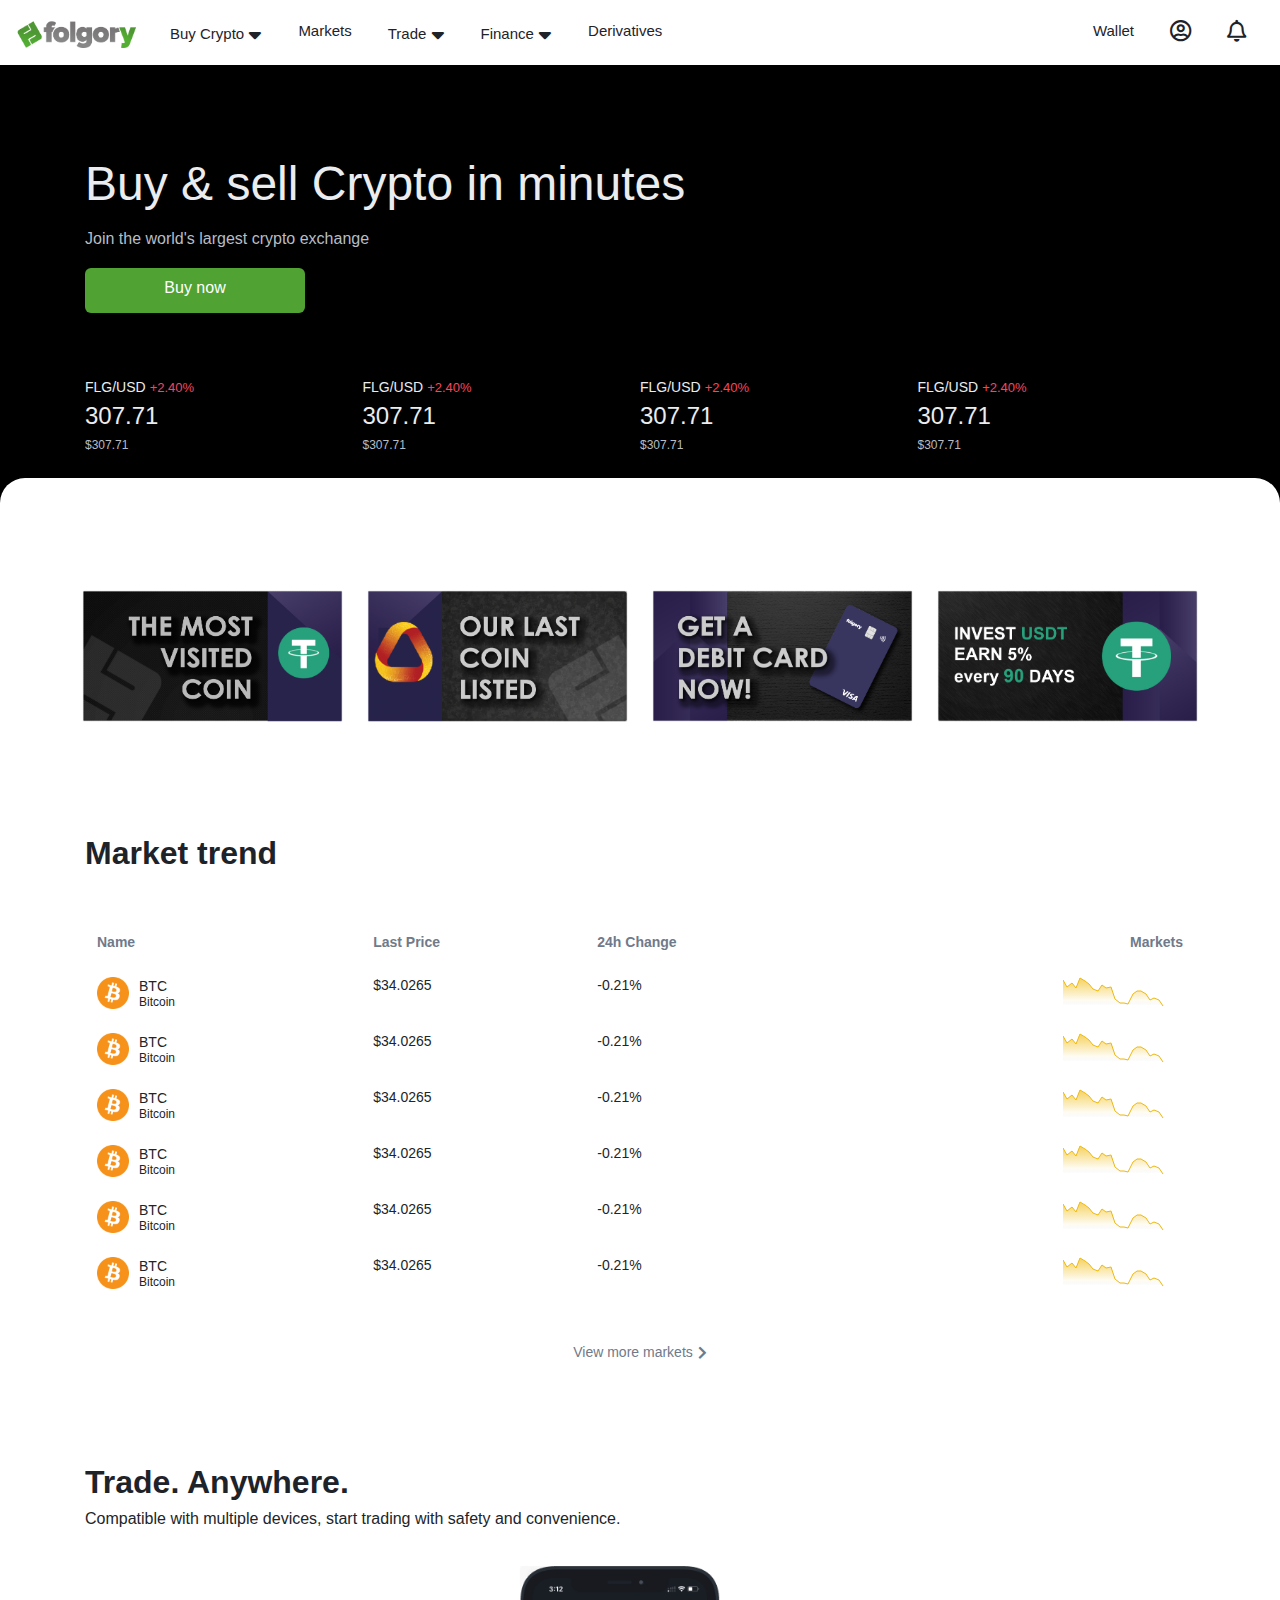
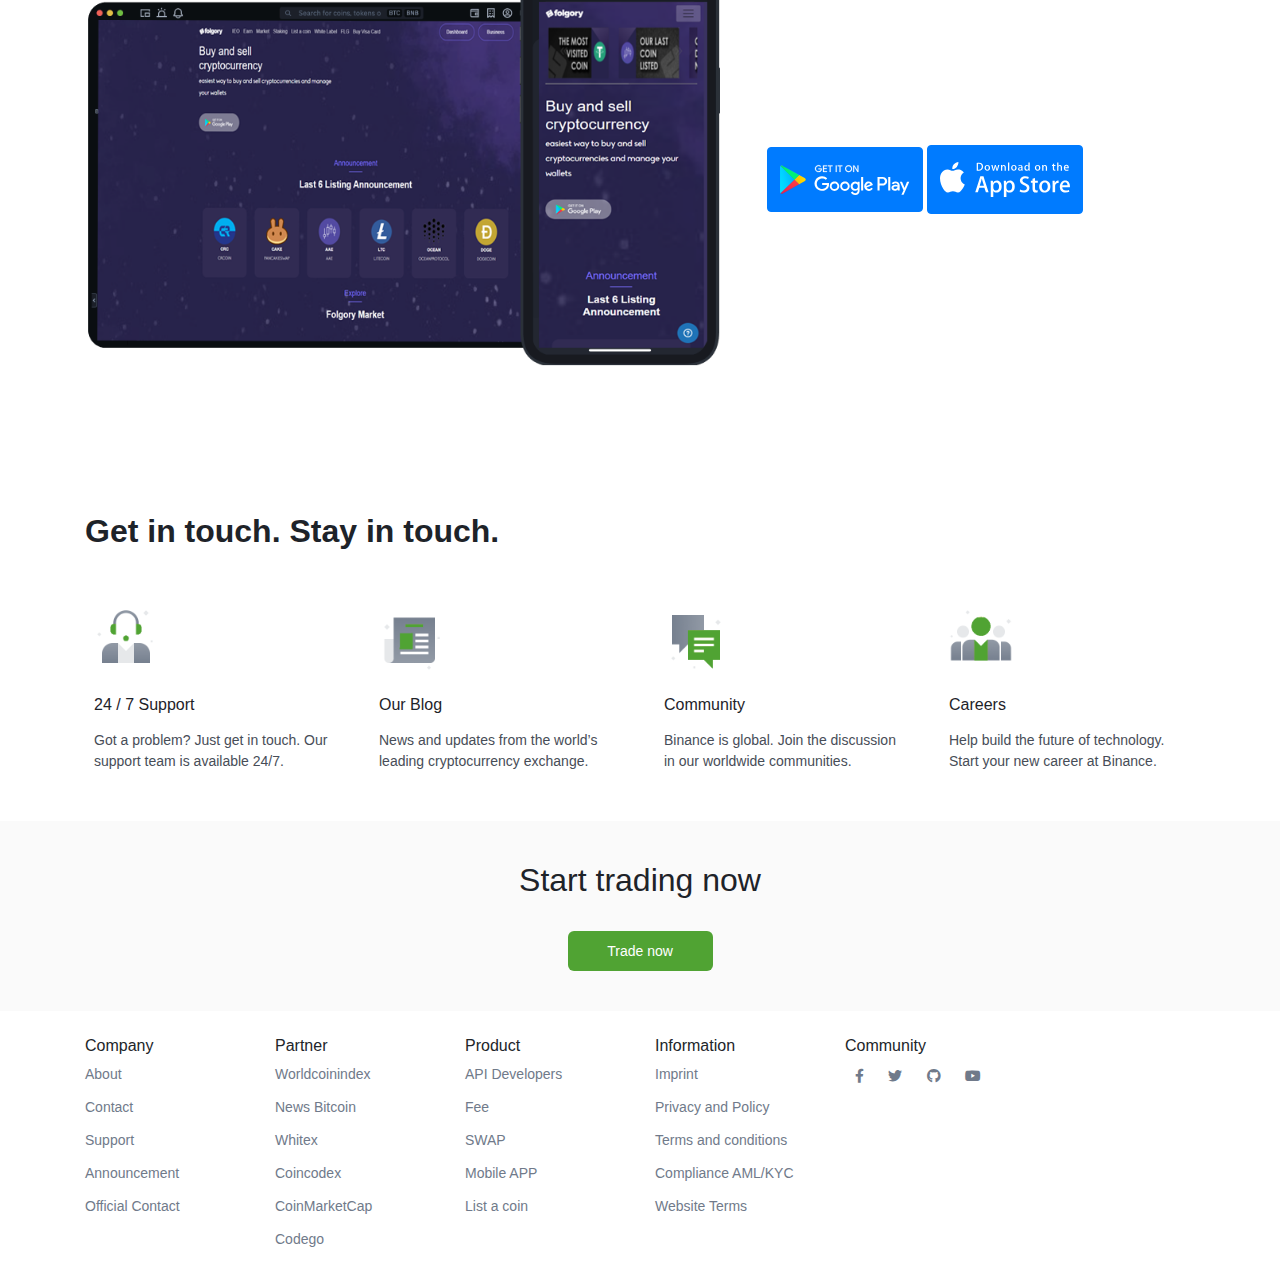
<file: index.html>
<!doctype html>
<html lang="en">
  <head>
    <!-- Required meta tags -->
    <meta charset="utf-8">
    <meta name="viewport" content="width=device-width, initial-scale=1, shrink-to-fit=no">

    <!-- Bootstrap CSS -->
    <link rel="stylesheet" href="https://maxcdn.bootstrapcdn.com/bootstrap/4.0.0/css/bootstrap.min.css" integrity="sha384-Gn5384xqQ1aoWXA+058RXPxPg6fy4IWvTNh0E263XmFcJlSAwiGgFAW/dAiS6JXm" crossorigin="anonymous">

    <title>Folgory</title>



    	<link rel="stylesheet" type="text/css" href="css/style.css">
    	      <link href="https://cdnjs.cloudflare.com/ajax/libs/font-awesome/5.15.3/css/all.min.css" rel="stylesheet"> <!--load all styles -->

  </head>
  <body>
<nav class="navbar navbar-expand-lg navbar-light bg-light">
  <a class="navbar-brand" href="#"><img src="img/logo.png"></a>
  <button class="navbar-toggler" type="button" data-toggle="collapse" data-target="#navbarSupportedContent" aria-controls="navbarSupportedContent" aria-expanded="false" aria-label="Toggle navigation">
    <span class="navbar-toggler-icon"></span>
  </button>

  <div class="collapse navbar-collapse" id="navbarSupportedContent">
    <ul class="navbar-nav mr-auto">
      <li class="nav-item " id="buy">
        <a class="nav-link" href="#" >Buy Crypto <i class="fas fa-sort-down"></i></a>

          <div class="drop-dawn" id="buy-crypto">
        <ul>
          <li><h6><a href="">Creadit/Debit Card</a></h6>
            <p>Visa,Mastercard</p>
          </li>


          <li><h6><a href="">P2P Trading</a></h6>
            <p>Bank transfer</p>
          </li>


          <li><h6><a href="">Third-party payment</a></h6>
            <p>Simplex,Banxa,Paxos</p>
          </li>
        </ul>
        

      </div>
      </li>

    
      <li class="nav-item">
        <a class="nav-link" href="#">Markets</a>
      </li>

      <li class="nav-item " id="trade-link">
        <a class="nav-link" href="#">Trade <i class="fas fa-sort-down"></i></a>

         <div class="drop-dawn" id="trade">
        <ul>
          <li><h6><a href="">Convert</a></h6>
            <p>Easiest way to trade</p>
          </li>


          <li><h6><a href="">Classic</a></h6>
            <p>simple and easy to use interface</p>
          </li>


          <li><h6><a href="">Advanced</a></h6>
            <p>Full access to all trading tools</p>
          </li>

          <li><h6><a href="">Margin</a></h6>
            <p>Increase your profits with leverage</p>
          </li>
          <li><h6><a href="">P2P</a></h6>
            <p>Bank transfer</p>
          </li>
        </ul>
        

      </div>
      </li>

      <li class="nav-item " id="finance">
        <a class="nav-link" href="#">Finance <i class="fas fa-sort-down"></i></a>


         <div class="drop-dawn" id="invest">
        <ul>
          <li><h6><a href="">Folgory Earn</a></h6>
            <p>One step Earn solution</p>
          </li>


          <li><h6><a href="">Folgory pool</a></h6>
            <p>Mine more rewards by connecting to pool</p>
          </li>


          <li><h6><a href="">Folgory visa card</a></h6>
            <p>Convert and pay with crypto worldwide</p>
          </li>

         
        </ul>
        

      </div>
      </li>

      <li class="nav-item ">
        <a class="nav-link" href="#">Derivatives </a>
      </li>
     
     
    </ul>
    <div class=" my-2 my-lg-0">
      <ul class="navbar-nav mr-auto">
      <li class="nav-item ">
        <a class="nav-link" href="#">Wallet </a>
      </li>
      <li class="nav-item">
        <a class="nav-link" href="#"><i class="far fa-user-circle"></i></a>
      </li>

      <li class="nav-item ">
        <a class="nav-link" href="#"><i class="far fa-bell"></i></a>
      </li>

      
     
     
    </ul>
    </div>
  </div>
</nav>



<div class="buy">
<div class="container">
	<div class="art-1">
	<h1>Buy & sell Crypto in minutes</h1>
	<h6>Join the world's largest crypto exchange</h6>
	<a href="">Buy now</a>
	</div>


	<div class="sslider">
		<div class="item row item1" >
			<div class="col-md-3 col-sm-3 col-xs-6">


       <div class="price-head"><h6>FLG/USD</h6> <p> +2.40%</p></div> 
       <div class="price-body"><h5>307.71</h5></div>
       <div class="price-foot"><p>$307.71</p></div>



      </div>
<div class="col-md-3 col-sm-3 col-xs-6">


       <div class="price-head"><h6>FLG/USD</h6> <p> +2.40%</p></div> 
       <div class="price-body"><h5>307.71</h5></div>
       <div class="price-foot"><p>$307.71</p></div>



      </div>



<div class="col-md-3 col-sm-3 col-xs-6">


       <div class="price-head"><h6>FLG/USD</h6> <p> +2.40%</p></div> 
       <div class="price-body"><h5>307.71</h5></div>
       <div class="price-foot"><p>$307.71</p></div>



      </div>
<div class="col-md-3 col-sm-3 col-xs-6">


       <div class="price-head"><h6>FLG/USD</h6> <p> +2.40%</p></div> 
       <div class="price-body"><h5>307.71</h5></div>
       <div class="price-foot"><p>$307.71</p></div>



      </div>

		</div>

		<div class="item row item2">
<div class="col-md-3 col-sm-3 col-xs-6">


       <div class="price-head"><h6>FAD/USD</h6> <p class="ger"> +2.40%</p></div> 
       <div class="price-body"><h5>307.71</h5></div>
       <div class="price-foot"><p>$307.71</p></div>



      </div>			<div class="col-md-3 col-sm-3 col-xs-6">


       <div class="price-head"><h6>LTC/USD</h6> <p> +2.40%</p></div> 
       <div class="price-body"><h5>307.71</h5></div>
       <div class="price-foot"><p>$307.71</p></div>



      </div>

			<div class="col-md-3 col-sm-3 col-xs-6">


       <div class="price-head"><h6>ETH/USD</h6> <p class="ger"> +2.40%</p></div> 
       <div class="price-body"><h5>307.71</h5></div>
       <div class="price-foot"><p>$307.71</p></div>



      </div>

		<div class="col-md-3 col-sm-3 col-xs-6">


       <div class="price-head"><h6>BTC/USD</h6> <p> +2.40%</p></div> 
       <div class="price-body"><h5>307.71</h5></div>
       <div class="price-foot"><p>$307.71</p></div>



      </div>


		</div>
		


	</div>







</div>
	


	

</div>



<div class="market">
  <div class="container  ">
    <div class="row first-row">
    <div class="col-md-3 col-sm-3 col-xs-6">
      
      <a href="https://folgory.com/trade-crypto/BTC_USDT"><img src="img/view.png"></a>
    </div>


    <div class="col-md-3 col-sm-3 col-xs-6">
      
      <a href="https://folgory.com/trade-crypto/BTC_USDT"><img src="img/last.png"></a>
    </div>

     <div class="col-md-3 col-sm-3 col-xs-6">
      
      <a href="https://folgory.com/trade-crypto/BTC_USDT"><img src="img/credit.png"></a>
    </div>

     <div class="col-md-3 col-sm-3 col-xs-6">
      
      <a href="https://folgory.com/trade-crypto/BTC_USDT"><img src="img/invest.png"></a>
    </div>

</div>
  </div>

  <div class=" container ">
    <h2>Market trend</h2>


        



<div class="table-responsive">
  <table class="table">
    <table class="table table-hover ">
  <thead>
    <tr>
      <th scope="col">Name </th>
      <th scope="col">Last Price</th>
      <th scope="col">24h Change</th>
      <th scope="col" class="chart-img">Markets</th>
    </tr>
  </thead>
  <tbody>
    <tr>
      <td class="coin-name"><img src="img/btc.png"><div><h4>BTC</h4><h6>Bitcoin</h6></div></td>
            <td><h4>$34.0265 </h4></td>
            <td><h4>-0.21%</h4></td>
            <td class="chart-img"><img src="img/ADABUSD.svg"></td>
    </tr>




    <tr>
      <td class="coin-name"><img src="img/btc.png"><div><h4>BTC</h4><h6>Bitcoin</h6></div></td>
            <td><h4>$34.0265 </h4></td>
            <td><h4>-0.21%</h4></td>
            <td class="chart-img"><img src="img/ADABUSD.svg"></td>
    </tr>





<tr>
      <td class="coin-name"><img src="img/btc.png"><div><h4>BTC</h4><h6>Bitcoin</h6></div></td>
            <td><h4>$34.0265 </h4></td>
            <td><h4>-0.21%</h4></td>
            <td class="chart-img"><img src="img/ADABUSD.svg"></td>
    </tr>




<tr>
      <td class="coin-name"><img src="img/btc.png"><div><h4>BTC</h4><h6>Bitcoin</h6></div></td>
            <td><h4>$34.0265 </h4></td>
            <td><h4>-0.21%</h4></td>
            <td class="chart-img"><img src="img/ADABUSD.svg"></td>
    </tr>



    <tr>
      <td class="coin-name"><img src="img/btc.png"><div><h4>BTC</h4><h6>Bitcoin</h6></div></td>
            <td><h4>$34.0265 </h4></td>
            <td><h4>-0.21%</h4></td>
            <td class="chart-img"><img src="img/ADABUSD.svg"></td>
    </tr>
    <tr>
      <td class="coin-name"><img src="img/btc.png"><div><h4>BTC</h4><h6>Bitcoin</h6></div></td>
            <td><h4>$34.0265 </h4></td>
            <td><h4>-0.21%</h4></td>
            <td class="chart-img"><img src="img/ADABUSD.svg"></td>
    </tr>
   
  </tbody>
</table>  
</table>
</div>


<div class="view-market"><a href=""> View more markets <i class="fas fa-chevron-right"></i></a></div>
        

  </div>



  <div class="container dawnload">
        <h2>Trade. Anywhere.</h2>
        <p>Compatible with multiple devices, start trading with safety and convenience.</p>

        <div  class="row">
        <div class="col-md-7 col-lg-7">
          
          <img src="img/desktop-trade.png">
        </div>
        <div class="col-md-4 col-lg-4">
          


           <div class="daw-btn">
                 <a href="" class="btn btn-primary"><img src="img/android.svg"></a>
                 <a href="" class="btn btn-primary"><img src="img/apple.svg"></a>
           


              </div>
        </div>
      </div>

       

    





  </div>



  <div class="touch">
    <div class="container">
      
          <h2>Get in touch. Stay in touch.</h2>


          <div class="row">
            
            <div class="col-md-3 col-lg-3 col-sm-3 col-xs-6">
              <a href="#" class="contact-a">
                <img src="img/ensupport-light.png">
                <h6>24 / 7 Support</h6>
                <p>Got a problem? Just get in touch. Our support team is available 24/7.</p>
              </a>
            </div>


            <div class="col-md-3 col-lg-3 col-sm-3 col-xs-6">
              <a href="#" class="contact-a">
                <img src="img/enblog-light.png">
                <h6>Our Blog</h6>
                <p>News and updates from the world’s leading cryptocurrency exchange.</p>
              </a>
            </div>

            



            <div class="col-md-3 col-lg-3 col-sm-3 col-xs-6">
              <a href="#" class="contact-a">
                <img src="img/encommunity-light.png">
                <h6>Community</h6>
                <p>Binance is global. Join the discussion in our worldwide communities.</p>
              </a>
            </div>


            <div class="col-md-3 col-lg-3 col-sm-3 col-xs-6">
              <a href="#" class="contact-a">
                <img src="img/encareer-light.png">
                <h6>Careers</h6>
                <p>Help build the future of technology. Start your new career at Binance.</p>
              </a>
            </div>





          </div>




    </div>
    

  </div>




  <div class="trade">
    <h2>Start trading now</h2>
    <a href=""> Trade now</a>
    

  </div>
  


</div>

<footer>
  <div class="container">
    <div class="row">
      
      <div class="col-md-2 ">

            <h6>Company</h6>

        <ul>
          <li><a href="">About</a> </li>
          <li><a href="">Contact</a></li>
          <li><a href="">Support</a></li>
          <li><a href="">Announcement</a></li>
          <li><a href="">Official Contact</a></li>
        </ul>

      </div>




      <div class="col-md-2 ">

            <h6>Partner</h6>
        <ul>
          <li><a href="https://www.worldcoinindex.com/exchange/folgory/">Worldcoinindex</a> </li>
          <li><a href="https://newsbitcoin.cash/folgory-exchange-best-exchange-in-terms-of-liquidity-rating-according-to-coinmarketcap/">News Bitcoin</a></li>
          <li><a href="https://whitex.exchange/">Whitex</a></li>
          <li><a href="https://coincodex.com/exchange/folgory/">Coincodex</a></li>
          <li><a href="https://coinmarketcap.com/exchanges/folgory/">CoinMarketCap</a></li>
          <li><a href="https://codegotech.com/">Codego</a></li>

        </ul>

      </div>






      <div class="col-md-2 ">

            <h6>Product</h6>
        <ul>
          <li><a href="">API Developers</a> </li>
          <li><a href="">Fee</a></li>
          <li><a href="">SWAP</a></li>
          <li><a href="">Mobile APP</a></li>
          <li><a href="">List a coin</a></li>

        </ul>

      </div>




      <div class="col-md-2 ">

             <h6>Information</h6>
        <ul>
          <li><a href="">Imprint</a> </li>
          <li><a href="">Privacy and Policy</a></li>
          <li><a href="">Terms and conditions</a></li>
          <li><a href="">Compliance AML/KYC</a></li>
          <li><a href="">Website Terms</a></li>

        </ul>

      </div>


      <div class="col-md-2 ">

             <h6>Community</h6>
       <ul class="social">
            <li><a href="#"><i class="fab fa-facebook-f"></i></a></li>

             <li><a href="https://twitter.com/folgory1"><i class="fab fa-twitter"></i></a></li>

            <li><a href=""><i class="fab fa-github"></i> </a> </li>

            <li><a href=""><i class="fab fa-youtube"></i></a></li>


          </ul>

      </div>



    </div>
    


  </div>
  


</footer>



    <!-- Optional JavaScript -->
    <!-- jQuery first, then Popper.js, then Bootstrap JS -->
    <script src="https://code.jquery.com/jquery-3.2.1.slim.min.js" integrity="sha384-KJ3o2DKtIkvYIK3UENzmM7KCkRr/rE9/Qpg6aAZGJwFDMVNA/GpGFF93hXpG5KkN" crossorigin="anonymous"></script>
    <script src="https://cdnjs.cloudflare.com/ajax/libs/popper.js/1.12.9/umd/popper.min.js" integrity="sha384-ApNbgh9B+Y1QKtv3Rn7W3mgPxhU9K/ScQsAP7hUibX39j7fakFPskvXusvfa0b4Q" crossorigin="anonymous"></script>
    <script src="https://maxcdn.bootstrapcdn.com/bootstrap/4.0.0/js/bootstrap.min.js" integrity="sha384-JZR6Spejh4U02d8jOt6vLEHfe/JQGiRRSQQxSfFWpi1MquVdAyjUar5+76PVCmYl" crossorigin="anonymous"></script>
    <script type="text/javascript" src="js/maim.js"></script>
  </body>
</html>
</file>
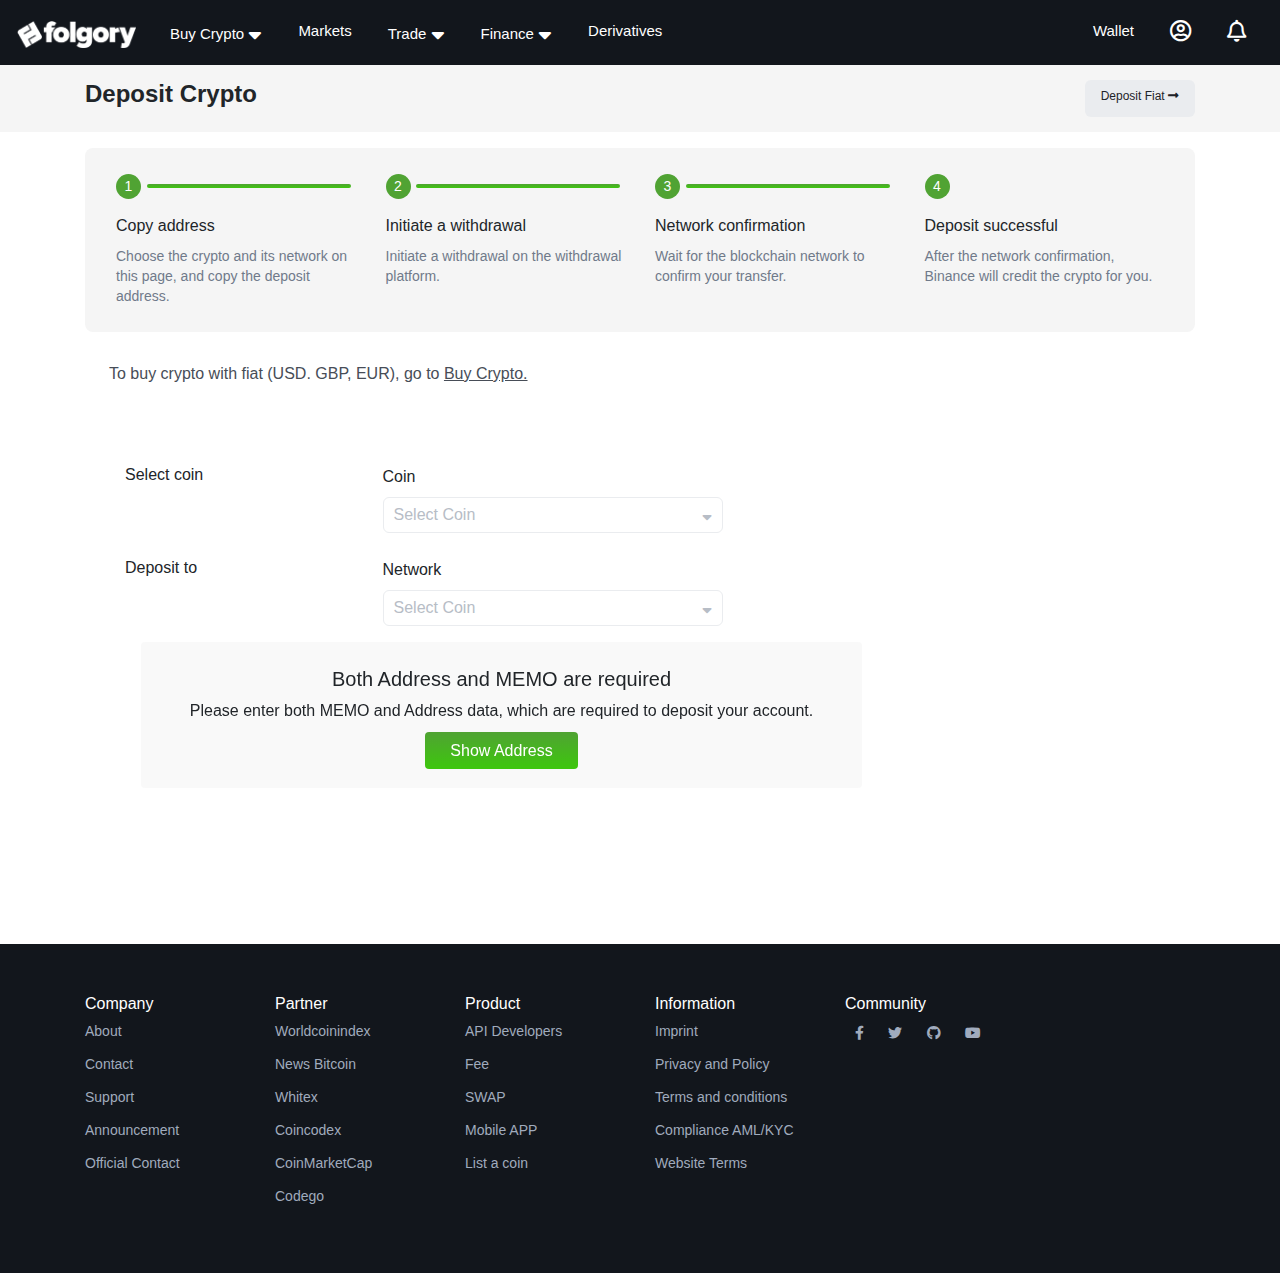
<file: crypto.html>
<!doctype html>
<html lang="en">
  <head>
    <!-- Required meta tags -->
    <meta charset="utf-8">
    <meta name="viewport" content="width=device-width, initial-scale=1, shrink-to-fit=no">

    <!-- Bootstrap CSS -->
    <link rel="stylesheet" href="https://maxcdn.bootstrapcdn.com/bootstrap/4.0.0/css/bootstrap.min.css" integrity="sha384-Gn5384xqQ1aoWXA+058RXPxPg6fy4IWvTNh0E263XmFcJlSAwiGgFAW/dAiS6JXm" crossorigin="anonymous">

    <title>Folgory</title>



      <link rel="stylesheet" type="text/css" href="css/style.css">
            <link href="https://cdnjs.cloudflare.com/ajax/libs/font-awesome/5.15.3/css/all.min.css" rel="stylesheet"> <!--load all styles -->
            <link rel="stylesheet" type="text/css" href="css/dash.css">

  </head>
  <body>
<nav class="navbar navbar-expand-lg navbar-light bg-light">
  <a class="navbar-brand" href="#"><img src="img/wlogo.png"></a>
  <button class="navbar-toggler" type="button" data-toggle="collapse" data-target="#navbarSupportedContent" aria-controls="navbarSupportedContent" aria-expanded="false" aria-label="Toggle navigation">
    <span class="navbar-toggler-icon"></span>
  </button>

  <div class="collapse navbar-collapse" id="navbarSupportedContent">
    <ul class="navbar-nav mr-auto">
      <li class="nav-item " id="buy">
        <a class="nav-link" href="#" >Buy Crypto <i class="fas fa-sort-down"></i></a>

          <div class="drop-dawn" id="buy-crypto">
        <ul>
          <li><h6><a href="">Creadit/Debit Card</a></h6>
            <p>Visa,Mastercard</p>
          </li>


          <li><h6><a href="">P2P Trading</a></h6>
            <p>Bank transfer</p>
          </li>


          <li><h6><a href="">Third-party payment</a></h6>
            <p>Simplex,Banxa,Paxos</p>
          </li>
        </ul>
        

      </div>
      </li>

    
      <li class="nav-item">
        <a class="nav-link" href="#">Markets</a>
      </li>

      <li class="nav-item " id="trade-link">
        <a class="nav-link" href="#">Trade <i class="fas fa-sort-down"></i></a>

         <div class="drop-dawn" id="trade">
        <ul>
          <li><h6><a href="">Convert</a></h6>
            <p>Easiest way to trade</p>
          </li>


          <li><h6><a href="">Classic</a></h6>
            <p>simple and easy to use interface</p>
          </li>


          <li><h6><a href="">Advanced</a></h6>
            <p>Full access to all trading tools</p>
          </li>

          <li><h6><a href="">Margin</a></h6>
            <p>Increase your profits with leverage</p>
          </li>
          <li><h6><a href="">P2P</a></h6>
            <p>Bank transfer</p>
          </li>
        </ul>
        

      </div>
      </li>

      <li class="nav-item " id="finance">
        <a class="nav-link" href="#">Finance <i class="fas fa-sort-down"></i></a>


         <div class="drop-dawn" id="invest">
        <ul>
          <li><h6><a href="">Folgory Earn</a></h6>
            <p>One step Earn solution</p>
          </li>


          <li><h6><a href="">Folgory pool</a></h6>
            <p>Mine more rewards by connecting to pool</p>
          </li>


          <li><h6><a href="">Folgory visa card</a></h6>
            <p>Convert and pay with crypto worldwide</p>
          </li>

         
        </ul>
        

      </div>
      </li>

      <li class="nav-item ">
        <a class="nav-link" href="#">Derivatives </a>
      </li>
     
     
    </ul>
    <div class=" my-2 my-lg-0">
      <ul class="navbar-nav mr-auto">
      <li class="nav-item ">
        <a class="nav-link" href="#">Wallet </a>
      </li>
      <li class="nav-item">
        <a class="nav-link" href="#"><i class="far fa-user-circle"></i></a>
      </li>

      <li class="nav-item ">
        <a class="nav-link" href="#"><i class="far fa-bell"></i></a>
      </li>

      
     
     
    </ul>
    </div>
  </div>
</nav>


<div class="flex-wi">
<div class="crypto-depo">

  
    <div class="deposite ">
      <div class="deposite-head container">
       <h2>Deposit Crypto</h2>
    <a href="">Deposit Fiat <i class="fas fa-long-arrow-alt-right"></i></a>
    </div>
   
    

  </div>

  <div class="tips-depos container">
    
<div class="inside-crypto ">
  <div class="col-md-3">
    <div class="ins-num">
      <div class="instruction-num">1</div>
      <div class="line-btw"></div>
      
    </div>
    <h6>Copy address</h6>
    <p>Choose the crypto and its network on this page, and copy the deposit address.</p>
  </div>

  <div  class="col-md-3">
    <div class="ins-num">
      <div class="instruction-num">2</div>
      <div class="line-btw"></div>
      
    </div>
    <h6>Initiate a withdrawal</h6>
    <p>Initiate a withdrawal on the withdrawal platform.</p>
  </div>



  <div  class="col-md-3">

    <div class="ins-num">
      <div class="instruction-num">3</div>
      <div class="line-btw"></div>
      
    </div>
    <h6>Network confirmation</h6>
    <p>Wait for the blockchain network to confirm your transfer.</p>
  </div>

 <div  class="col-md-3">
  <div class="ins-num">
      <div class="instruction-num">4</div>
      
    </div>
    <h6>Deposit successful</h6>
    <p>After the network confirmation, Binance will credit the crypto for you.</p>
  </div>


  
</div>


<h5 class="buy-crt">To buy crypto with fiat (USD. GBP, EUR), go to <a href="">Buy Crypto.</a></h5>


  </div>





  <div class="container">
    <div class="coin-depsit">

      <div class="select-coin">
        <h6>Select coin </h6>
        <div>
      <label>Coin</label>
      <div class="select-mune" data-toggle="modal" data-target="#exampleModalCenter2">
        <p>Select Coin</p>
        <p><i class="fas fa-sort-down"></i></p>

      </div>

      </div>

      </div>




      <div class="select-coin">
        <h6>Deposit to </h6>
        <div>
      <label>Network</label>
      <div class="select-mune" data-toggle="modal" data-target="#exampleModalCenter3">
        <p>Select Coin</p>
        <p><i class="fas fa-sort-down"></i></p>

      </div>

      </div>

      </div>



      <div class="memo">
        <h5>Both Address and MEMO are required</h5>
        <p>Please enter both MEMO and Address data, which are required to deposit  your  account.</p>
        <a href="">Show Address </a>
        
      </div>


      
    </div>
    

  </div>






<!-- Modal -->

<div class="modal fade" id="exampleModalCenter2" tabindex="-1" role="dialog" aria-labelledby="exampleModalCenterTitle" aria-hidden="true">
  <div class="modal-dialog modal-dialog-centered" role="document">
    <div class="modal-content">
      <div class="modal-header">
        <h5 class="modal-title" id="exampleModalLongTitle">Select coin to deposit</h5>
        <button type="button" class="close" data-dismiss="modal" aria-label="Close">
          <span aria-hidden="true">&times;</span>
        </button>
      </div>
      <div class="modal-body">
          <div class="coin-serch-input">
        <input type="text" class="form-control" name="" placeholder="Search coin name">
        </div>
        <div class="coin-list">
          <ul>
            <li>
              <a href="" data="btc">
              <div class="flex-list-c" ><img src="img/btc.png">

                <div>
                  <h6>Bitcoin</h6>
                  <p>BTC</p>

                </div>

              </div>
            </a>


            </li>

            <li>
              <a href="" >
              <div class="flex-list-c" ><img src="img/btc.png">

                <div>
                  <h6>Bitcoin</h6>
                  <p>BTC</p>

                </div>

              </div>
            </a>


            </li>

            <li>
              <a href="">
              <div class="flex-list-c" ><img src="img/btc.png">

                <div>
                  <h6>Bitcoin</h6>
                  <p>BTC</p>

                </div>

              </div>
            </a>


            </li>

            <li>
              <a href="" >
              <div class="flex-list-c" ><img src="img/btc.png">

                <div>
                  <h6>Bitcoin</h6>
                  <p>BTC</p>

                </div>

              </div>
            </a>


            </li>
          </ul>

        </div>
     

     
    
      </div>
      <div class="modal-footer">
        
      </div>
    </div>
  </div>
</div>










<!-- Modal -->

<div class="modal fade" id="exampleModalCenter3" tabindex="-1" role="dialog" aria-labelledby="exampleModalCenterTitle" aria-hidden="true">
  <div class="modal-dialog modal-dialog-centered" role="document">
    <div class="modal-content">
      <div class="modal-header">
        <h5 class="modal-title" id="exampleModalLongTitle">Select network</h5>
        <button type="button" class="close" data-dismiss="modal" aria-label="Close">
          <span aria-hidden="true">&times;</span>
        </button>
      </div>
      <div class="modal-body network">
          <div class="coin-serch-input">
        <p>
          Ensure the network you choose to deposit matches the withdrawal network, or assets may be lost.

        </p>
        </div>
        <div class="coin-list">
          <ul>
            <li>
              <a href="" data="btc">
              <div class="flex-list-c" >
                <div class="bep"><h6>BEP2</h6>
                <p>Binance Chain (BNB)</p>
              </div>

                

                <div class="avg">
                  <p>Avg. arrival time</p>
                  <p>≈ 2 minutes</p>

                </div>

              </div>
            </a>


            </li>

             <li>
              <a href="" data="btc">
              <div class="flex-list-c" >
                <div class="bep"><h6>BEP2</h6>
                <p>Binance Chain (BNB)</p>
              </div>

                

                <div class="avg">
                  <p>Avg. arrival time</p>
                  <p>≈ 2 minutes</p>

                </div>

              </div>
            </a>


            </li>




             <li>
              <a href="" data="btc">
              <div class="flex-list-c" >
                <div class="bep"><h6>BEP2</h6>
                <p>Binance Chain (BNB)</p>
              </div>

                

                <div class="avg">
                  <p>Avg. arrival time</p>
                  <p>≈ 2 minutes</p>

                </div>

              </div>
            </a>


            
          </ul>

        </div>
     

     
    
      </div>
      <div class="modal-footer">
        
      </div>
    </div>
  </div>
</div>












</div>

</div>

  


<footer>
  <div class="container">
    <div class="row">
      
      <div class="col-md-2 ">

            <h6>Company</h6>

        <ul>
          <li><a href="">About</a> </li>
          <li><a href="">Contact</a></li>
          <li><a href="">Support</a></li>
          <li><a href="">Announcement</a></li>
          <li><a href="">Official Contact</a></li>
        </ul>

      </div>




      <div class="col-md-2 ">

            <h6>Partner</h6>
        <ul>
          <li><a href="https://www.worldcoinindex.com/exchange/folgory/">Worldcoinindex</a> </li>
          <li><a href="https://newsbitcoin.cash/folgory-exchange-best-exchange-in-terms-of-liquidity-rating-according-to-coinmarketcap/">News Bitcoin</a></li>
          <li><a href="https://whitex.exchange/">Whitex</a></li>
          <li><a href="https://coincodex.com/exchange/folgory/">Coincodex</a></li>
          <li><a href="https://coinmarketcap.com/exchanges/folgory/">CoinMarketCap</a></li>
          <li><a href="https://codegotech.com/">Codego</a></li>

        </ul>

      </div>






      <div class="col-md-2 ">

            <h6>Product</h6>
        <ul>
          <li><a href="">API Developers</a> </li>
          <li><a href="">Fee</a></li>
          <li><a href="">SWAP</a></li>
          <li><a href="">Mobile APP</a></li>
          <li><a href="">List a coin</a></li>

        </ul>

      </div>




      <div class="col-md-2 ">

             <h6>Information</h6>
        <ul>
          <li><a href="">Imprint</a> </li>
          <li><a href="">Privacy and Policy</a></li>
          <li><a href="">Terms and conditions</a></li>
          <li><a href="">Compliance AML/KYC</a></li>
          <li><a href="">Website Terms</a></li>

        </ul>

      </div>


      <div class="col-md-2 ">

             <h6>Community</h6>
       <ul class="social">
            <li><a href="#"><i class="fab fa-facebook-f"></i></a></li>

             <li><a href="https://twitter.com/folgory1"><i class="fab fa-twitter"></i></a></li>

            <li><a href=""><i class="fab fa-github"></i> </a> </li>

            <li><a href=""><i class="fab fa-youtube"></i></a></li>


          </ul>

      </div>



    </div>
    


  </div>
  


</footer>



    <!-- Optional JavaScript -->
    <!-- jQuery first, then Popper.js, then Bootstrap JS -->
    <script src="https://code.jquery.com/jquery-3.2.1.slim.min.js" integrity="sha384-KJ3o2DKtIkvYIK3UENzmM7KCkRr/rE9/Qpg6aAZGJwFDMVNA/GpGFF93hXpG5KkN" crossorigin="anonymous"></script>
    <script src="https://cdnjs.cloudflare.com/ajax/libs/popper.js/1.12.9/umd/popper.min.js" integrity="sha384-ApNbgh9B+Y1QKtv3Rn7W3mgPxhU9K/ScQsAP7hUibX39j7fakFPskvXusvfa0b4Q" crossorigin="anonymous"></script>
    <script src="https://maxcdn.bootstrapcdn.com/bootstrap/4.0.0/js/bootstrap.min.js" integrity="sha384-JZR6Spejh4U02d8jOt6vLEHfe/JQGiRRSQQxSfFWpi1MquVdAyjUar5+76PVCmYl" crossorigin="anonymous"></script>
    <script type="text/javascript" src="js/maim.js"></script>
  </body>
</html>
</file>
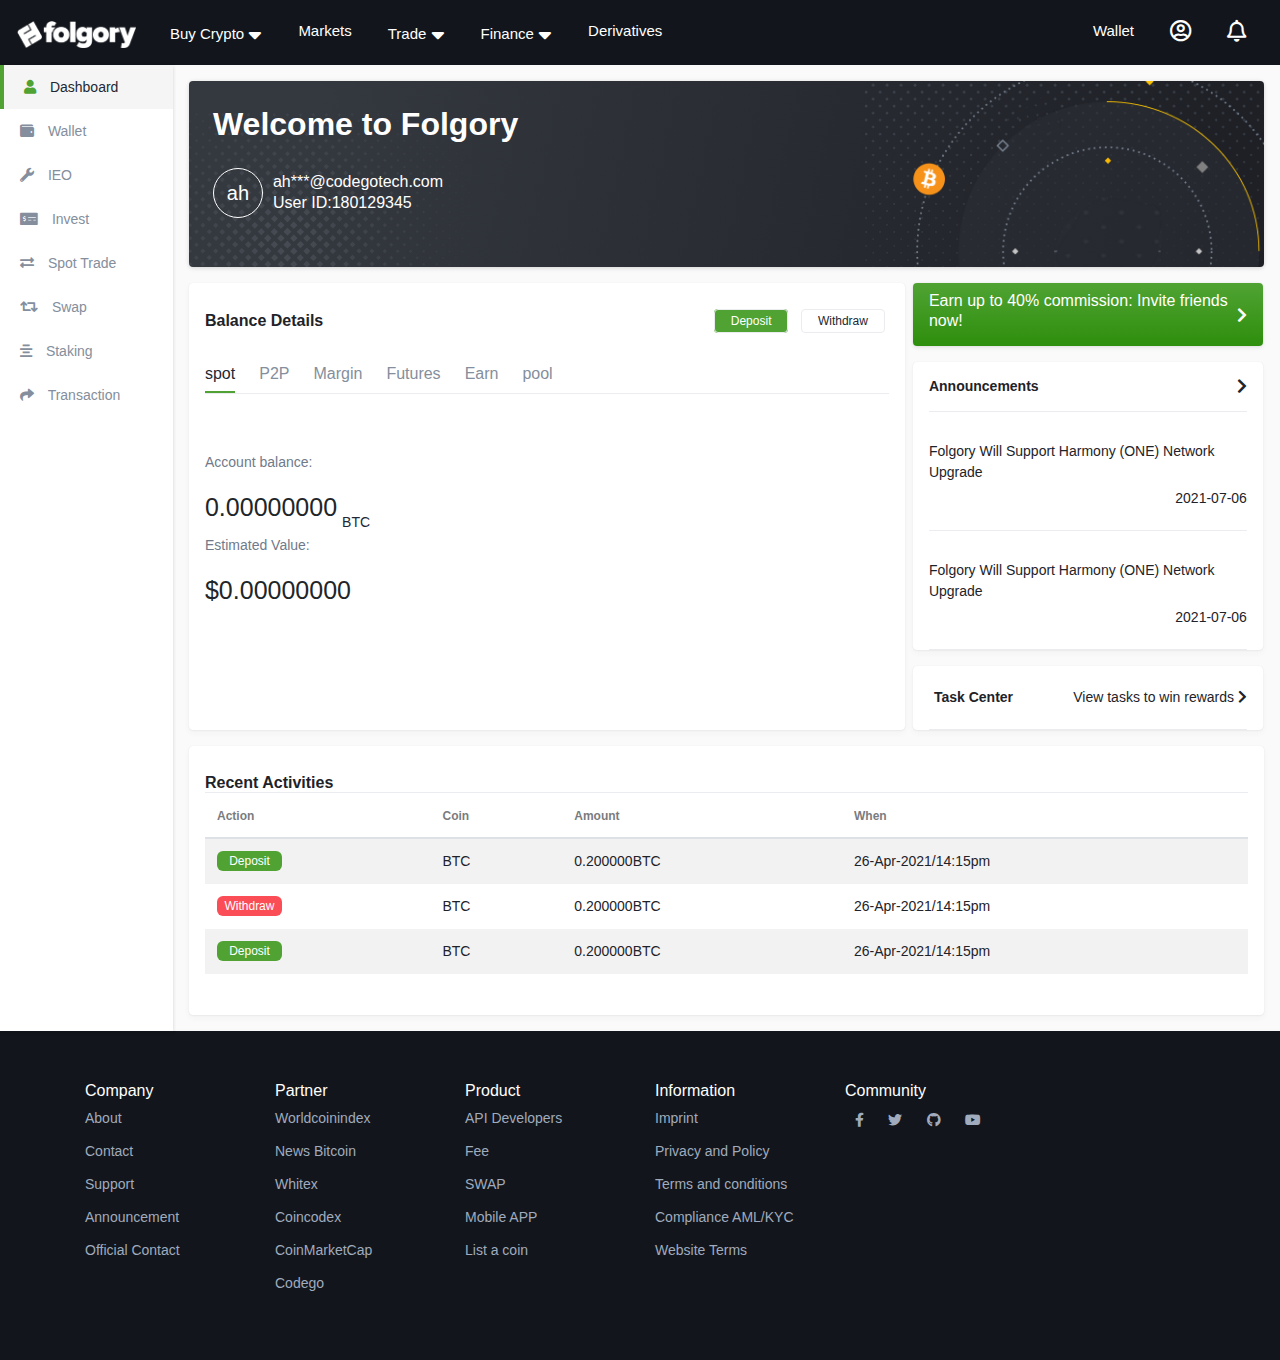
<file: dashbord.html>
<!doctype html>
<html lang="en">
  <head>
    <!-- Required meta tags -->
    <meta charset="utf-8">
    <meta name="viewport" content="width=device-width, initial-scale=1, shrink-to-fit=no">

    <!-- Bootstrap CSS -->
    <link rel="stylesheet" href="https://maxcdn.bootstrapcdn.com/bootstrap/4.0.0/css/bootstrap.min.css" integrity="sha384-Gn5384xqQ1aoWXA+058RXPxPg6fy4IWvTNh0E263XmFcJlSAwiGgFAW/dAiS6JXm" crossorigin="anonymous">

    <title>Folgory</title>



      <link rel="stylesheet" type="text/css" href="css/style.css">
            <link href="https://cdnjs.cloudflare.com/ajax/libs/font-awesome/5.15.3/css/all.min.css" rel="stylesheet"> <!--load all styles -->
            <link rel="stylesheet" type="text/css" href="css/dash.css">

  </head>
  <body>
<nav class="navbar navbar-expand-lg navbar-light bg-light">
  <a class="navbar-brand" href="#"><img src="img/wlogo.png"></a>
  <button class="navbar-toggler" type="button" data-toggle="collapse" data-target="#navbarSupportedContent" aria-controls="navbarSupportedContent" aria-expanded="false" aria-label="Toggle navigation">
    <span class="navbar-toggler-icon"></span>
  </button>

  <div class="collapse navbar-collapse" id="navbarSupportedContent">
    <ul class="navbar-nav mr-auto">
      <li class="nav-item " id="buy">
        <a class="nav-link" href="#" >Buy Crypto <i class="fas fa-sort-down"></i></a>

          <div class="drop-dawn" id="buy-crypto">
        <ul>
          <li><h6><a href="">Creadit/Debit Card</a></h6>
            <p>Visa,Mastercard</p>
          </li>


          <li><h6><a href="">P2P Trading</a></h6>
            <p>Bank transfer</p>
          </li>


          <li><h6><a href="">Third-party payment</a></h6>
            <p>Simplex,Banxa,Paxos</p>
          </li>
        </ul>
        

      </div>
      </li>

    
      <li class="nav-item">
        <a class="nav-link" href="#">Markets</a>
      </li>

      <li class="nav-item " id="trade-link">
        <a class="nav-link" href="#">Trade <i class="fas fa-sort-down"></i></a>

         <div class="drop-dawn" id="trade">
        <ul>
          <li><h6><a href="">Convert</a></h6>
            <p>Easiest way to trade</p>
          </li>


          <li><h6><a href="">Classic</a></h6>
            <p>simple and easy to use interface</p>
          </li>


          <li><h6><a href="">Advanced</a></h6>
            <p>Full access to all trading tools</p>
          </li>

          <li><h6><a href="">Margin</a></h6>
            <p>Increase your profits with leverage</p>
          </li>
          <li><h6><a href="">P2P</a></h6>
            <p>Bank transfer</p>
          </li>
        </ul>
        

      </div>
      </li>

      <li class="nav-item " id="finance">
        <a class="nav-link" href="#">Finance <i class="fas fa-sort-down"></i></a>


         <div class="drop-dawn" id="invest">
        <ul>
          <li><h6><a href="">Folgory Earn</a></h6>
            <p>One step Earn solution</p>
          </li>


          <li><h6><a href="">Folgory pool</a></h6>
            <p>Mine more rewards by connecting to pool</p>
          </li>


          <li><h6><a href="">Folgory visa card</a></h6>
            <p>Convert and pay with crypto worldwide</p>
          </li>

         
        </ul>
        

      </div>
      </li>

      <li class="nav-item ">
        <a class="nav-link" href="#">Derivatives </a>
      </li>
     
     
    </ul>
    <div class=" my-2 my-lg-0">
      <ul class="navbar-nav mr-auto">
      <li class="nav-item ">
        <a class="nav-link" href="#">Wallet </a>
      </li>
      <li class="nav-item">
        <a class="nav-link" href="#"><i class="far fa-user-circle"></i></a>
      </li>

      <li class="nav-item ">
        <a class="nav-link" href="#"><i class="far fa-bell"></i></a>
      </li>

      
     
     
    </ul>
    </div>
  </div>
</nav>



<div class="main-flex">
<div class="left-tab">
  <ul>
    <li class="active"><a href=""><i class="fas fa-user"></i> Dashboard</a></li>
        <li><a href=""><i class="fas fa-wallet"></i> Wallet</a></li>

    <li><a href=""><i class="fas fa-wrench"></i> IEO</a></li>

    <li><a href=""><i class="fas fa-money-check-alt"></i> Invest</a></li>

    <li><a href=""><i class="fas fa-exchange-alt"></i> Spot Trade</a></li>

    <li><a href=""><i class="fas fa-retweet"></i> Swap</a></li>
        <li><a href=""><i class="fas fa-align-center"></i> Staking</a></li>
    <li><a href=""><i class="fas fa-share"></i> Transaction</a></li>




  </ul>

</div>

<div class="right-tab">

  <div class="welcome">
    <h2>Welcome to Folgory</h2>

    <div class="user-det">
      <h5>ah</h5>
      <div>
        <h6>ah***@codegotech.com</h6>
        <p>User ID:180129345</p>
        
      </div>

    </div>
    

  </div>


  <div class="balance">


    <div class="balance-details">
      <div class="balance-head">
        <h3>Balance Details</h3>
        <div class="deb-with">
          <a href="#" class="ddep">Deposit</a>
        <a href="#">Withdraw</a>
        </div>
        

      </div>



      <div class="balance-body">

        <div class="list-spot">
          <ul>
            <li class="active-spot">spot</li>
            <li>P2P</li>
            <li>Margin</li>
            <li>Futures</li>
            <li>Earn</li>
            <li>pool</li>
          </ul>
        </div>



        <div class="balance-acc">
          
          <h6>Account balance:</h6>
          <div class="balance-amount">
            <h5>0.00000000 </h5>
            <p>BTC</p>
            
          </div>


           <h6>Estimated Value:</h6>
          <div class="balance-amount">
            <h5>$0.00000000 </h5>
            
          </div>
          
        </div>
        


      </div>






    </div>



    <div class="announce">

     <div class="invite-friend"> <div class="invite"><h6>Earn up to 40% commission: Invite friends now!</h6> <i class="fas fa-chevron-right"></i></div> </div>


     <div class="aanouncement">
       <div class="anounc-head">
         <h6>Announcements</h6>
         <i class="fas fa-chevron-right"></i>

       </div>

       <div class="anounc-body">
        <a href="">
          <p>Folgory Will Support Harmony (ONE) Network Upgrade</p>
          <p class="date-annonce">2021-07-06</p>

        </a>

        <a href="">
          <p>Folgory Will Support Harmony (ONE) Network Upgrade</p>
          <p class="date-annonce">2021-07-06</p>

        </a>
         
       </div>


     </div>

     <div class="task">
      <a href="">
        
        <h6>Task Center</h6>
        <p>
View tasks to win rewards          <i class="fas fa-chevron-right"></i>
</p>
      </a>
       


     </div>


      

    </div>
    
 

  </div>



 
<div class="activitey">
  <div class="recent-act">
    <h6>Recent Activities </h6>
    

  </div>


  <div class="table-  table-responsive">
    
    <table class="table table-striped">
  <thead>
    <tr>
      <th scope="col">Action</th>
      <th scope="col">Coin</th>
      <th scope="col">Amount</th>
      <th scope="col">When</th>
    </tr>
  </thead>
  <tbody>
    <tr>
      
      <td><div class="action">Deposit</div> </td>
      <td>BTC</td>
      <td>0.200000BTC</td>
      <td>26-Apr-2021/14:15pm</td>
    </tr>
      <tr>
      
      <td><div class="action withdraw">Withdraw</div> </td>
      <td>BTC</td>
      <td>0.200000BTC</td>
      <td>26-Apr-2021/14:15pm</td>
    </tr>
      <tr>
      
      <td><div class="action">Deposit</div> </td>
      <td>BTC</td>
      <td>0.200000BTC</td>
      <td>26-Apr-2021/14:15pm</td>
    </tr>
  </tbody>
</table>
  </div>


    
    

  </div>



  


</div>






</div>



<footer>
  <div class="container">
    <div class="row">
      
      <div class="col-md-2 ">

            <h6>Company</h6>

        <ul>
          <li><a href="">About</a> </li>
          <li><a href="">Contact</a></li>
          <li><a href="">Support</a></li>
          <li><a href="">Announcement</a></li>
          <li><a href="">Official Contact</a></li>
        </ul>

      </div>




      <div class="col-md-2 ">

            <h6>Partner</h6>
        <ul>
          <li><a href="https://www.worldcoinindex.com/exchange/folgory/">Worldcoinindex</a> </li>
          <li><a href="https://newsbitcoin.cash/folgory-exchange-best-exchange-in-terms-of-liquidity-rating-according-to-coinmarketcap/">News Bitcoin</a></li>
          <li><a href="https://whitex.exchange/">Whitex</a></li>
          <li><a href="https://coincodex.com/exchange/folgory/">Coincodex</a></li>
          <li><a href="https://coinmarketcap.com/exchanges/folgory/">CoinMarketCap</a></li>
          <li><a href="https://codegotech.com/">Codego</a></li>

        </ul>

      </div>






      <div class="col-md-2 ">

            <h6>Product</h6>
        <ul>
          <li><a href="">API Developers</a> </li>
          <li><a href="">Fee</a></li>
          <li><a href="">SWAP</a></li>
          <li><a href="">Mobile APP</a></li>
          <li><a href="">List a coin</a></li>

        </ul>

      </div>




      <div class="col-md-2 ">

             <h6>Information</h6>
        <ul>
          <li><a href="">Imprint</a> </li>
          <li><a href="">Privacy and Policy</a></li>
          <li><a href="">Terms and conditions</a></li>
          <li><a href="">Compliance AML/KYC</a></li>
          <li><a href="">Website Terms</a></li>

        </ul>

      </div>


      <div class="col-md-2 ">

             <h6>Community</h6>
       <ul class="social">
            <li><a href="#"><i class="fab fa-facebook-f"></i></a></li>

             <li><a href="https://twitter.com/folgory1"><i class="fab fa-twitter"></i></a></li>

            <li><a href=""><i class="fab fa-github"></i> </a> </li>

            <li><a href=""><i class="fab fa-youtube"></i></a></li>


          </ul>

      </div>



    </div>
    


  </div>
  


</footer>



    <!-- Optional JavaScript -->
    <!-- jQuery first, then Popper.js, then Bootstrap JS -->
    <script src="https://code.jquery.com/jquery-3.2.1.slim.min.js" integrity="sha384-KJ3o2DKtIkvYIK3UENzmM7KCkRr/rE9/Qpg6aAZGJwFDMVNA/GpGFF93hXpG5KkN" crossorigin="anonymous"></script>
    <script src="https://cdnjs.cloudflare.com/ajax/libs/popper.js/1.12.9/umd/popper.min.js" integrity="sha384-ApNbgh9B+Y1QKtv3Rn7W3mgPxhU9K/ScQsAP7hUibX39j7fakFPskvXusvfa0b4Q" crossorigin="anonymous"></script>
    <script src="https://maxcdn.bootstrapcdn.com/bootstrap/4.0.0/js/bootstrap.min.js" integrity="sha384-JZR6Spejh4U02d8jOt6vLEHfe/JQGiRRSQQxSfFWpi1MquVdAyjUar5+76PVCmYl" crossorigin="anonymous"></script>
    <script type="text/javascript" src="js/maim.js"></script>
  </body>
</html>
</file>
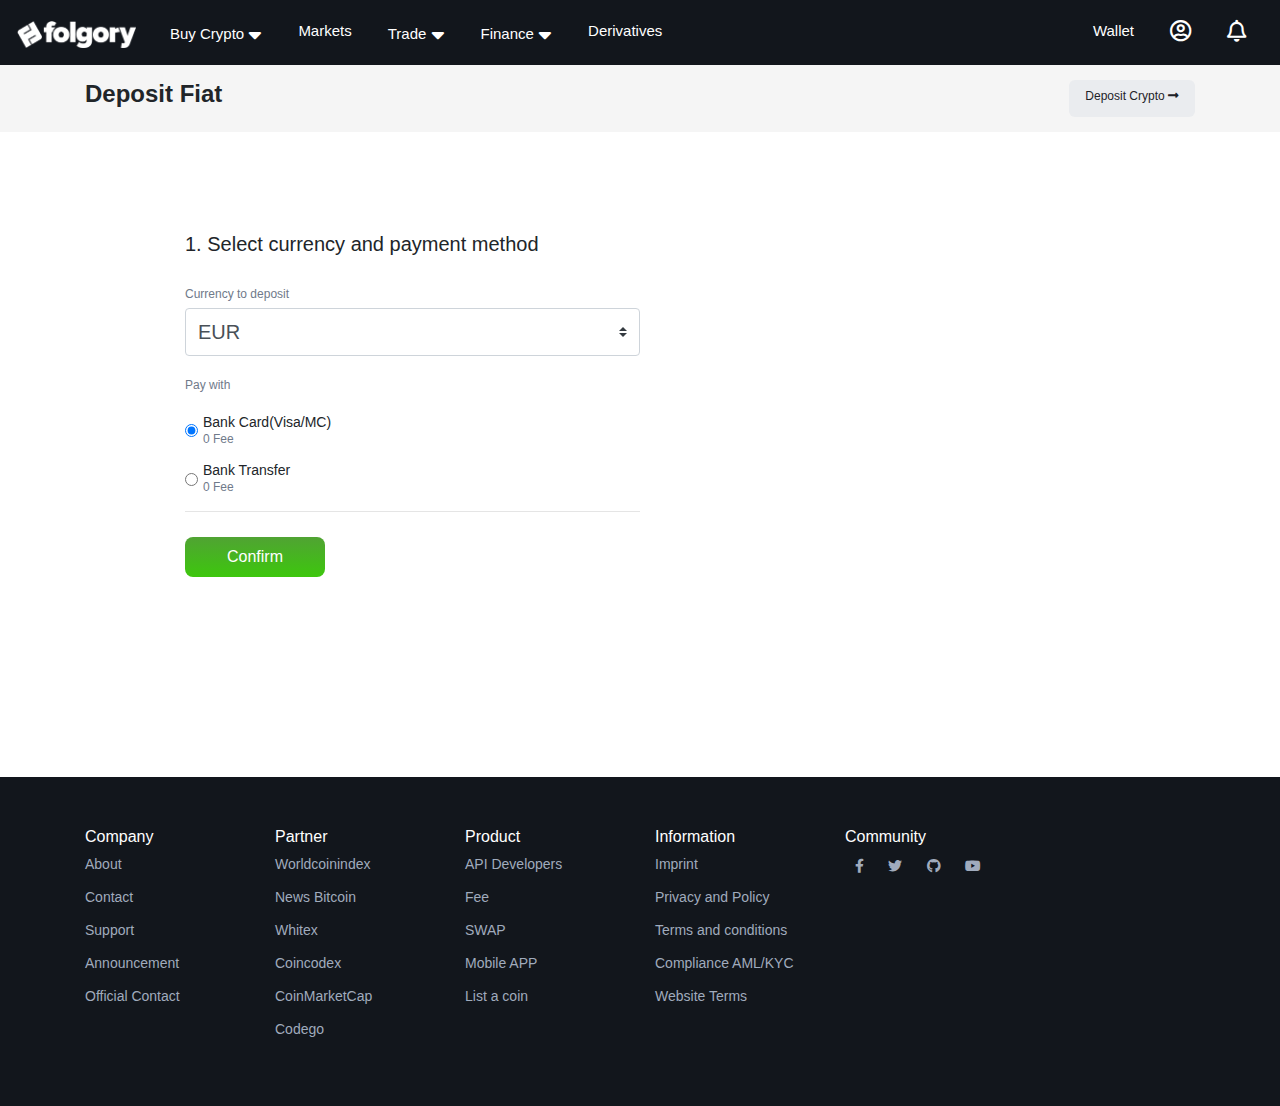
<file: deposite.html>
<!doctype html>
<html lang="en">
  <head>
    <!-- Required meta tags -->
    <meta charset="utf-8">
    <meta name="viewport" content="width=device-width, initial-scale=1, shrink-to-fit=no">

    <!-- Bootstrap CSS -->
    <link rel="stylesheet" href="https://maxcdn.bootstrapcdn.com/bootstrap/4.0.0/css/bootstrap.min.css" integrity="sha384-Gn5384xqQ1aoWXA+058RXPxPg6fy4IWvTNh0E263XmFcJlSAwiGgFAW/dAiS6JXm" crossorigin="anonymous">

    <title>Folgory</title>



      <link rel="stylesheet" type="text/css" href="css/style.css">
            <link href="https://cdnjs.cloudflare.com/ajax/libs/font-awesome/5.15.3/css/all.min.css" rel="stylesheet"> <!--load all styles -->
            <link rel="stylesheet" type="text/css" href="css/dash.css">

  </head>
  <body>
<nav class="navbar navbar-expand-lg navbar-light bg-light">
  <a class="navbar-brand" href="#"><img src="img/wlogo.png"></a>
  <button class="navbar-toggler" type="button" data-toggle="collapse" data-target="#navbarSupportedContent" aria-controls="navbarSupportedContent" aria-expanded="false" aria-label="Toggle navigation">
    <span class="navbar-toggler-icon"></span>
  </button>

  <div class="collapse navbar-collapse" id="navbarSupportedContent">
    <ul class="navbar-nav mr-auto">
      <li class="nav-item " id="buy">
        <a class="nav-link" href="#" >Buy Crypto <i class="fas fa-sort-down"></i></a>

          <div class="drop-dawn" id="buy-crypto">
        <ul>
          <li><h6><a href="">Creadit/Debit Card</a></h6>
            <p>Visa,Mastercard</p>
          </li>


          <li><h6><a href="">P2P Trading</a></h6>
            <p>Bank transfer</p>
          </li>


          <li><h6><a href="">Third-party payment</a></h6>
            <p>Simplex,Banxa,Paxos</p>
          </li>
        </ul>
        

      </div>
      </li>

    
      <li class="nav-item">
        <a class="nav-link" href="#">Markets</a>
      </li>

      <li class="nav-item " id="trade-link">
        <a class="nav-link" href="#">Trade <i class="fas fa-sort-down"></i></a>

         <div class="drop-dawn" id="trade">
        <ul>
          <li><h6><a href="">Convert</a></h6>
            <p>Easiest way to trade</p>
          </li>


          <li><h6><a href="">Classic</a></h6>
            <p>simple and easy to use interface</p>
          </li>


          <li><h6><a href="">Advanced</a></h6>
            <p>Full access to all trading tools</p>
          </li>

          <li><h6><a href="">Margin</a></h6>
            <p>Increase your profits with leverage</p>
          </li>
          <li><h6><a href="">P2P</a></h6>
            <p>Bank transfer</p>
          </li>
        </ul>
        

      </div>
      </li>

      <li class="nav-item " id="finance">
        <a class="nav-link" href="#">Finance <i class="fas fa-sort-down"></i></a>


         <div class="drop-dawn" id="invest">
        <ul>
          <li><h6><a href="">Folgory Earn</a></h6>
            <p>One step Earn solution</p>
          </li>


          <li><h6><a href="">Folgory pool</a></h6>
            <p>Mine more rewards by connecting to pool</p>
          </li>


          <li><h6><a href="">Folgory visa card</a></h6>
            <p>Convert and pay with crypto worldwide</p>
          </li>

         
        </ul>
        

      </div>
      </li>

      <li class="nav-item ">
        <a class="nav-link" href="#">Derivatives </a>
      </li>
     
     
    </ul>
    <div class=" my-2 my-lg-0">
      <ul class="navbar-nav mr-auto">
      <li class="nav-item ">
        <a class="nav-link" href="#">Wallet </a>
      </li>
      <li class="nav-item">
        <a class="nav-link" href="#"><i class="far fa-user-circle"></i></a>
      </li>

      <li class="nav-item ">
        <a class="nav-link" href="#"><i class="far fa-bell"></i></a>
      </li>

      
     
     
    </ul>
    </div>
  </div>
</nav>


<div class="flex-wi">
<div class="">

  
    <div class="deposite ">
      <div class="deposite-head container">
       <h2>Deposit Fiat</h2>
    <a href="">Deposit Crypto <i class="fas fa-long-arrow-alt-right"></i></a>
    </div>
   
    

  </div>

  <div class="form-transfer ">
    <div class=" container">

      <div class="inside-form col-md-6 col-sm-10 col-xs-12"> 

      <div class="first-dep"> 
       <h5>1. Select currency and payment method</h5>
       <div class="form-tran">
       <label>Currency to deposit</label>
<select class="custom-select custom-select-lg mb-3">
  <option selected>  EUR</option>
  <option value="1">USD</option>
  <option value="2">TRY</option>
  <option value="3">RUP</option>
</select>

<label>Pay with</label>

<div class=" radio-btn">
  <input type="radio" id="customRadio1" name="customRadio" checked="" >
  <div>
      <h6>Bank Card(Visa/MC)</h6>
      <p>0 Fee</p>

  </div>
</div>

<div class=" radio-btn">
  <input type="radio" id="customRadio2" name="customRadio" >
  <div>
      <h6>Bank Transfer</h6>
      <p>0 Fee</p>

  </div>
</div>


</div>

<a href="#" class="confirm1">Confirm</a>


</div>   





      <div class="sec-dep non-disp"> 
       <h5>2. Enter deposit amount and place order</h5>
       <div class="form-tran">
       <div class="form-group">
    <label for="exampleInputEmail1">Amount</label>
   

 <div class="input-group amount-input">
      
        <input type="number" class="form-control" min="0.00" max="10000.00" step="0.01" placeholder="Enter 15-250 Max" aria-describedby="inputGroupPrepend" required>
        <div class="invalid-feedback">
          Please Enter valid number.
        </div>
          <div class="input-group-prepend">
          <span class="input-group-text" id="inputGroupPrepend">EUR</span>
        </div>
      </div>


  </div>

<label>You Receive</label>
<h5>0.00 EUR</h5>

<label>Transaction Fee:  0.00 EUR
</label>





</div>
<a href="" class="prev"><i class="fas fa-long-arrow-alt-left"></i> Previous</a>
<a href="#" class="paycard" data-toggle="modal" data-target="#exampleModalCenter">Confirm</a>
<a href="#" class="paybank"  style="    display: none " data-toggle="modal" data-target="#exampleModalCenter2">Confirm</a>







<!-- Button trigger modal -->


<!-- Modal -->
<div class="modal fade" id="exampleModalCenter" tabindex="-1" role="dialog" aria-labelledby="exampleModalCenterTitle" aria-hidden="true">
  <div class="modal-dialog modal-dialog-centered" role="document">
    <div class="modal-content">
      <div class="modal-header">
        <h5 class="modal-title" id="exampleModalLongTitle">Pay with  Card</h5>
        <button type="button" class="close" data-dismiss="modal" aria-label="Close">
          <span aria-hidden="true">&times;</span>
        </button>
      </div>
      <div class="modal-body">
        <div>
          <form class="">
            <div class="">
            <label>Name on Card</label>
            <input type="text" name="" placeholder="Nickon" class="form-control">
            </div>


                          <label>Card Number</label>

            <div class="input-group amount-input">
      
        <input type="text" class="form-control"  placeholder="5555-1111-1111-0000" aria-describedby="inputGroupPrepend" required>
        <div class="invalid-feedback">
          Please Enter valid number.
        </div>
          <div class="input-group-prepend">
          <span class="input-group-text" id="inputGroupPrepend"><i class="far fa-credit-card"></i></span>
        </div>
      </div>



      <div class="form-row">
    <div class="form-group col-md-6">
      <label for="inputEmail4">Expiry date</label>
      <input type="text" min="01-2016" class="form-control"  placeholder="mm/yy">
    </div>
    <div class="form-group col-md-6">
      <label for="inputPassword4">Security Code (CVV)</label>
      <input type="number" class="form-control"  placeholder="CVV">
    </div>
  </div>

          </form>


        </div>

     
    
      </div>
      <div class="modal-footer">
        <button type="button" class="next btn">Next</button>
      </div>
    </div>
  </div>
</div>






<!-- Modal -->
<div class="modal fade" id="exampleModalCenter2" tabindex="-1" role="dialog" aria-labelledby="exampleModalCenterTitle" aria-hidden="true">
  <div class="modal-dialog modal-dialog-centered" role="document">
    <div class="modal-content">
      <div class="modal-header">
        <h5 class="modal-title" id="exampleModalLongTitle">Bank transfer</h5>
        <button type="button" class="close" data-dismiss="modal" aria-label="Close">
          <span aria-hidden="true">&times;</span>
        </button>
      </div>
      <div class="modal-body">
        <div>
          <form class="">
            <div class="">
            <label>Your Name</label>
            <input type="text" name="" placeholder="Nickon" class="form-control">
            </div>


                          <label>Account Number</label>

            <div class="input-group amount-input">
      
        <input type="text" class="form-control"  placeholder="Eg125136520552" aria-describedby="inputGroupPrepend" required>
        <div class="invalid-feedback">
          Please Enter valid number.
        </div>
          <div class="input-group-prepend">
          <span class="input-group-text" id="inputGroupPrepend"><i class="fas fa-money-check-alt"></i></span>
        </div>
      </div>



      <div class="form-row">
    <div class="form-group col-md-6">
      <label for="inputEmail4">Country</label>
      <input type="text" min="01-2016" class="form-control"  placeholder="Italy">
    </div>
    <div class="form-group col-md-6">
      <label for="inputPassword4">Swift code</label>
      <input type="number" class="form-control"  placeholder="CVV">
    </div>
  </div>

          </form>


        </div>

     
    
      </div>
      <div class="modal-footer">
        <button type="button" class="next btn">Next</button>
      </div>
    </div>
  </div>
</div>











</div> 




</div>
      
    </div>
    
  </div>




</div>

</div>



<footer>
  <div class="container">
    <div class="row">
      
      <div class="col-md-2 ">

            <h6>Company</h6>

        <ul>
          <li><a href="">About</a> </li>
          <li><a href="">Contact</a></li>
          <li><a href="">Support</a></li>
          <li><a href="">Announcement</a></li>
          <li><a href="">Official Contact</a></li>
        </ul>

      </div>




      <div class="col-md-2 ">

            <h6>Partner</h6>
        <ul>
          <li><a href="https://www.worldcoinindex.com/exchange/folgory/">Worldcoinindex</a> </li>
          <li><a href="https://newsbitcoin.cash/folgory-exchange-best-exchange-in-terms-of-liquidity-rating-according-to-coinmarketcap/">News Bitcoin</a></li>
          <li><a href="https://whitex.exchange/">Whitex</a></li>
          <li><a href="https://coincodex.com/exchange/folgory/">Coincodex</a></li>
          <li><a href="https://coinmarketcap.com/exchanges/folgory/">CoinMarketCap</a></li>
          <li><a href="https://codegotech.com/">Codego</a></li>

        </ul>

      </div>






      <div class="col-md-2 ">

            <h6>Product</h6>
        <ul>
          <li><a href="">API Developers</a> </li>
          <li><a href="">Fee</a></li>
          <li><a href="">SWAP</a></li>
          <li><a href="">Mobile APP</a></li>
          <li><a href="">List a coin</a></li>

        </ul>

      </div>




      <div class="col-md-2 ">

             <h6>Information</h6>
        <ul>
          <li><a href="">Imprint</a> </li>
          <li><a href="">Privacy and Policy</a></li>
          <li><a href="">Terms and conditions</a></li>
          <li><a href="">Compliance AML/KYC</a></li>
          <li><a href="">Website Terms</a></li>

        </ul>

      </div>


      <div class="col-md-2 ">

             <h6>Community</h6>
       <ul class="social">
            <li><a href="#"><i class="fab fa-facebook-f"></i></a></li>

             <li><a href="https://twitter.com/folgory1"><i class="fab fa-twitter"></i></a></li>

            <li><a href=""><i class="fab fa-github"></i> </a> </li>

            <li><a href=""><i class="fab fa-youtube"></i></a></li>


          </ul>

      </div>



    </div>
    


  </div>
  


</footer>



    <!-- Optional JavaScript -->
    <!-- jQuery first, then Popper.js, then Bootstrap JS -->
    <script src="https://code.jquery.com/jquery-3.2.1.slim.min.js" integrity="sha384-KJ3o2DKtIkvYIK3UENzmM7KCkRr/rE9/Qpg6aAZGJwFDMVNA/GpGFF93hXpG5KkN" crossorigin="anonymous"></script>
    <script src="https://cdnjs.cloudflare.com/ajax/libs/popper.js/1.12.9/umd/popper.min.js" integrity="sha384-ApNbgh9B+Y1QKtv3Rn7W3mgPxhU9K/ScQsAP7hUibX39j7fakFPskvXusvfa0b4Q" crossorigin="anonymous"></script>
    <script src="https://maxcdn.bootstrapcdn.com/bootstrap/4.0.0/js/bootstrap.min.js" integrity="sha384-JZR6Spejh4U02d8jOt6vLEHfe/JQGiRRSQQxSfFWpi1MquVdAyjUar5+76PVCmYl" crossorigin="anonymous"></script>
    <script type="text/javascript" src="js/maim.js"></script>
  </body>
</html>
</file>
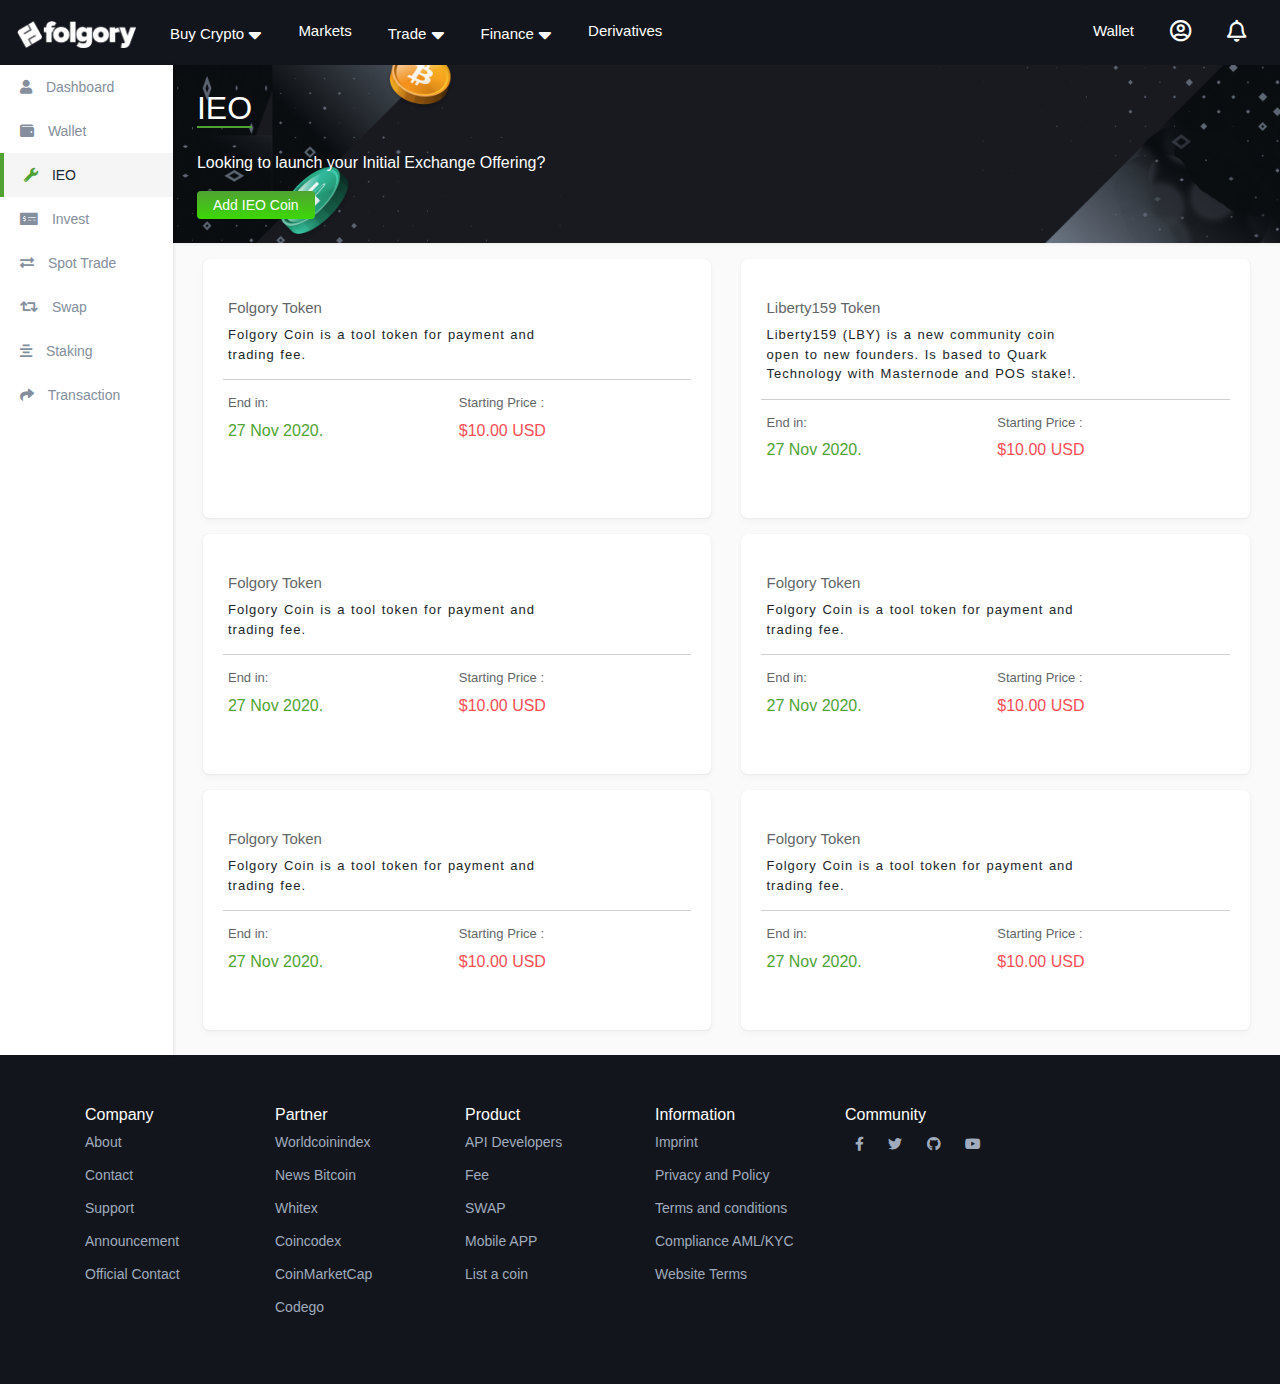
<file: ieo.html>
<!doctype html>
<html lang="en">
  <head>
    <!-- Required meta tags -->
    <meta charset="utf-8">
    <meta name="viewport" content="width=device-width, initial-scale=1, shrink-to-fit=no">

    <!-- Bootstrap CSS -->
    <link rel="stylesheet" href="https://maxcdn.bootstrapcdn.com/bootstrap/4.0.0/css/bootstrap.min.css" integrity="sha384-Gn5384xqQ1aoWXA+058RXPxPg6fy4IWvTNh0E263XmFcJlSAwiGgFAW/dAiS6JXm" crossorigin="anonymous">

    <title>Folgory</title>



      <link rel="stylesheet" type="text/css" href="css/style.css">
            <link href="https://cdnjs.cloudflare.com/ajax/libs/font-awesome/5.15.3/css/all.min.css" rel="stylesheet"> <!--load all styles -->
            <link rel="stylesheet" type="text/css" href="css/dash.css">

  </head>
  <body>
<nav class="navbar navbar-expand-lg navbar-light bg-light">
  <a class="navbar-brand" href="#"><img src="img/wlogo.png"></a>
  <button class="navbar-toggler" type="button" data-toggle="collapse" data-target="#navbarSupportedContent" aria-controls="navbarSupportedContent" aria-expanded="false" aria-label="Toggle navigation">
    <span class="navbar-toggler-icon"></span>
  </button>

  <div class="collapse navbar-collapse" id="navbarSupportedContent">
    <ul class="navbar-nav mr-auto">
      <li class="nav-item " id="buy">
        <a class="nav-link" href="#" >Buy Crypto <i class="fas fa-sort-down"></i></a>

          <div class="drop-dawn" id="buy-crypto">
        <ul>
          <li><h6><a href="">Creadit/Debit Card</a></h6>
            <p>Visa,Mastercard</p>
          </li>


          <li><h6><a href="">P2P Trading</a></h6>
            <p>Bank transfer</p>
          </li>


          <li><h6><a href="">Third-party payment</a></h6>
            <p>Simplex,Banxa,Paxos</p>
          </li>
        </ul>
        

      </div>
      </li>

    
      <li class="nav-item">
        <a class="nav-link" href="#">Markets</a>
      </li>

      <li class="nav-item " id="trade-link">
        <a class="nav-link" href="#">Trade <i class="fas fa-sort-down"></i></a>

         <div class="drop-dawn" id="trade">
        <ul>
          <li><h6><a href="">Convert</a></h6>
            <p>Easiest way to trade</p>
          </li>


          <li><h6><a href="">Classic</a></h6>
            <p>simple and easy to use interface</p>
          </li>


          <li><h6><a href="">Advanced</a></h6>
            <p>Full access to all trading tools</p>
          </li>

          <li><h6><a href="">Margin</a></h6>
            <p>Increase your profits with leverage</p>
          </li>
          <li><h6><a href="">P2P</a></h6>
            <p>Bank transfer</p>
          </li>
        </ul>
        

      </div>
      </li>

      <li class="nav-item " id="finance">
        <a class="nav-link" href="#">Finance <i class="fas fa-sort-down"></i></a>


         <div class="drop-dawn" id="invest">
        <ul>
          <li><h6><a href="">Folgory Earn</a></h6>
            <p>One step Earn solution</p>
          </li>


          <li><h6><a href="">Folgory pool</a></h6>
            <p>Mine more rewards by connecting to pool</p>
          </li>


          <li><h6><a href="">Folgory visa card</a></h6>
            <p>Convert and pay with crypto worldwide</p>
          </li>

         
        </ul>
        

      </div>
      </li>

      <li class="nav-item ">
        <a class="nav-link" href="#">Derivatives </a>
      </li>
     
     
    </ul>
    <div class=" my-2 my-lg-0">
      <ul class="navbar-nav mr-auto">
      <li class="nav-item ">
        <a class="nav-link" href="#">Wallet </a>
      </li>
      <li class="nav-item">
        <a class="nav-link" href="#"><i class="far fa-user-circle"></i></a>
      </li>

      <li class="nav-item ">
        <a class="nav-link" href="#"><i class="far fa-bell"></i></a>
      </li>

      
     
     
    </ul>
    </div>
  </div>
</nav>



<div class="main-flex">
<div class="left-tab">
  <ul>
    <li ><a href=""><i class="fas fa-user"></i> Dashboard</a></li>
        <li ><a href=""><i class="fas fa-wallet"></i> Wallet</a></li>

    <li class="active"><a href=""><i class="fas fa-wrench"></i> IEO</a></li>

    <li><a href=""><i class="fas fa-money-check-alt"></i> Invest</a></li>

    <li><a href=""><i class="fas fa-exchange-alt"></i> Spot Trade</a></li>

    <li><a href=""><i class="fas fa-retweet"></i> Swap</a></li>
        <li><a href=""><i class="fas fa-align-center"></i> Staking</a></li>
    <li><a href=""><i class="fas fa-share"></i> Transaction</a></li>




  </ul>

</div>

<div class="right-tab">

  <div class="overview">
    
    <h3><span>IEO</span></h3>
    <p>Looking to launch your Initial Exchange Offering?</p>

    <div class="overview-link">
      <a href="#"  data-toggle="modal" data-target=".bd-example-modal-lg">Add IEO Coin</a>
      
          

    </div>
  </div>




  <!-- Large modal -->

<div class="modal fade bd-example-modal-lg" tabindex="-1" role="dialog" aria-labelledby="myLargeModalLabel" aria-hidden="true">
  <div class="modal-dialog modal-lg">
    <div class="modal-content">
      <div class="list-policy">
        <div class="plicy-img"><img src="img/logo.png"></div>
      <h2> Folgory Listing Services</h2>
      <h5>- Contact our team on telegram <a href="https://t.me/folgory"> Listing Manager</a></h5>
      <h6>Folgory listing policy.</h6>

      <ul>
        
        <li> <p>Security is at the base of Folgory's guidelines.</p></li>
        <li><p>We dedicate many energies and resources to keep our systems always updated with highest security standard for ensuring to our users a safe and succesfull experience.</p></li>

        <li><p>To keep our promises, the listing procedures must be follow a strict policy.</p></li>
        <li><p>All listing requests have to be sent exclusively to the following dedicated link Listing Manager For any other inquire concerning all Folgory's products and services, you can contact our official Telegram contact <a href="http://t.me/folgory" target="_blank">Telegram</a> or via <a target="_blank" href="mailto:hello@folgory.com">Mail</a>  - Folgory team is not responsible for different accounts from those mentioned above or payments made to different walletts.</p></li>
      </ul>
      
<p>Official Email domain : folgory.com and wearefolgory.com</p>
<p>BTC address : 1CCGnVnyUqti9eHsCJzj7aiSmjVTsr5Sar</p>
<p>USDT address : 0xdbabb79712fba08cf7234b9ec113ba521f92c55b</p>

</div>
          </div>
  </div>
</div>


  


  

<div class="container">

  <div class="iew ">


<div class="ieo-coin col-md-6">
  <div class="ieo-inside">
   <div class="ieo-ins-head">
    <h6>Folgory Token</h6>
        <p>Folgory Coin is a tool token for payment and trading fee.</p>
        </div>

        <div class="ieo-footer">

          <div>
            <h6> End in:
            </h6>
            <p class="date-end">27 Nov 2020.</p>
          </div>
          

          <div>
            
            <h6>Starting Price :</h6>
            <p class="s-price">  $10.00 USD</p>
          </div>


        </div>

    
  </div>
  

</div>



<div class="ieo-coin col-md-6">
  <div class="ieo-inside">
   <div class="ieo-ins-head">
    <h6>Liberty159 Token</h6>
        <p>Liberty159 (LBY) is a new community coin open to new founders. Is based to Quark Technology with Masternode and POS stake!.</p>
        </div>

        <div class="ieo-footer">

          <div>
            <h6> End in:
            </h6>
            <p class="date-end">27 Nov 2020.</p>
          </div>
          

          <div>
            
            <h6>Starting Price :</h6>
            <p class="s-price">  $10.00 USD</p>
          </div>


        </div>

    
  </div>
  

</div>
   


  <div class="ieo-coin col-md-6">
  <div class="ieo-inside">
   <div class="ieo-ins-head">
    <h6>Folgory Token</h6>
        <p>Folgory Coin is a tool token for payment and trading fee.</p>
        </div>

        <div class="ieo-footer">

          <div>
            <h6> End in:
            </h6>
            <p class="date-end">27 Nov 2020.</p>
          </div>
          

          <div>
            
            <h6>Starting Price :</h6>
            <p class="s-price">  $10.00 USD</p>
          </div>


        </div>

    
  </div>
  

</div>
   
 <div class="ieo-coin col-md-6">
  <div class="ieo-inside">
   <div class="ieo-ins-head">
    <h6>Folgory Token</h6>
        <p>Folgory Coin is a tool token for payment and trading fee.</p>
        </div>

        <div class="ieo-footer">

          <div>
            <h6> End in:
            </h6>
            <p class="date-end">27 Nov 2020.</p>
          </div>
          

          <div>
            
            <h6>Starting Price :</h6>
            <p class="s-price">  $10.00 USD</p>
          </div>


        </div>

    
  </div>
  

</div>




<div class="ieo-coin col-md-6">
  <div class="ieo-inside">
   <div class="ieo-ins-head">
    <h6>Folgory Token</h6>
        <p>Folgory Coin is a tool token for payment and trading fee.</p>
        </div>

        <div class="ieo-footer">

          <div>
            <h6> End in:
            </h6>
            <p class="date-end">27 Nov 2020.</p>
          </div>
          

          <div>
            
            <h6>Starting Price :</h6>
            <p class="s-price">  $10.00 USD</p>
          </div>


        </div>

    
  </div>
  

</div>




<div class="ieo-coin col-md-6">
  <div class="ieo-inside">
   <div class="ieo-ins-head">
    <h6>Folgory Token</h6>
        <p>Folgory Coin is a tool token for payment and trading fee.</p>
        </div>

        <div class="ieo-footer">

          <div>
            <h6> End in:
            </h6>
            <p class="date-end">27 Nov 2020.</p>
          </div>
          

          <div>
            
            <h6>Starting Price :</h6>
            <p class="s-price">  $10.00 USD</p>
          </div>


        </div>

    
  </div>
  

</div>
   
   
 




  

</div>
</div>






</div>
</div>



<footer>
  <div class="container">
    <div class="row">
      
      <div class="col-md-2 ">

            <h6>Company</h6>

        <ul>
          <li><a href="">About</a> </li>
          <li><a href="">Contact</a></li>
          <li><a href="">Support</a></li>
          <li><a href="">Announcement</a></li>
          <li><a href="">Official Contact</a></li>
        </ul>

      </div>




      <div class="col-md-2 ">

            <h6>Partner</h6>
        <ul>
          <li><a href="https://www.worldcoinindex.com/exchange/folgory/">Worldcoinindex</a> </li>
          <li><a href="https://newsbitcoin.cash/folgory-exchange-best-exchange-in-terms-of-liquidity-rating-according-to-coinmarketcap/">News Bitcoin</a></li>
          <li><a href="https://whitex.exchange/">Whitex</a></li>
          <li><a href="https://coincodex.com/exchange/folgory/">Coincodex</a></li>
          <li><a href="https://coinmarketcap.com/exchanges/folgory/">CoinMarketCap</a></li>
          <li><a href="https://codegotech.com/">Codego</a></li>

        </ul>

      </div>






      <div class="col-md-2 ">

            <h6>Product</h6>
        <ul>
          <li><a href="">API Developers</a> </li>
          <li><a href="">Fee</a></li>
          <li><a href="">SWAP</a></li>
          <li><a href="">Mobile APP</a></li>
          <li><a href="">List a coin</a></li>

        </ul>

      </div>




      <div class="col-md-2 ">

             <h6>Information</h6>
        <ul>
          <li><a href="">Imprint</a> </li>
          <li><a href="">Privacy and Policy</a></li>
          <li><a href="">Terms and conditions</a></li>
          <li><a href="">Compliance AML/KYC</a></li>
          <li><a href="">Website Terms</a></li>

        </ul>

      </div>


      <div class="col-md-2 ">

             <h6>Community</h6>
       <ul class="social">
            <li><a href="#"><i class="fab fa-facebook-f"></i></a></li>

             <li><a href="https://twitter.com/folgory1"><i class="fab fa-twitter"></i></a></li>

            <li><a href=""><i class="fab fa-github"></i> </a> </li>

            <li><a href=""><i class="fab fa-youtube"></i></a></li>


          </ul>

      </div>



    </div>
    


  </div>
  


</footer>



    <!-- Optional JavaScript -->
    <!-- jQuery first, then Popper.js, then Bootstrap JS -->
    <script src="https://code.jquery.com/jquery-3.2.1.slim.min.js" integrity="sha384-KJ3o2DKtIkvYIK3UENzmM7KCkRr/rE9/Qpg6aAZGJwFDMVNA/GpGFF93hXpG5KkN" crossorigin="anonymous"></script>
    <script src="https://cdnjs.cloudflare.com/ajax/libs/popper.js/1.12.9/umd/popper.min.js" integrity="sha384-ApNbgh9B+Y1QKtv3Rn7W3mgPxhU9K/ScQsAP7hUibX39j7fakFPskvXusvfa0b4Q" crossorigin="anonymous"></script>
    <script src="https://maxcdn.bootstrapcdn.com/bootstrap/4.0.0/js/bootstrap.min.js" integrity="sha384-JZR6Spejh4U02d8jOt6vLEHfe/JQGiRRSQQxSfFWpi1MquVdAyjUar5+76PVCmYl" crossorigin="anonymous"></script>
    <script type="text/javascript" src="js/maim.js"></script>
  </body>
</html>
</file>
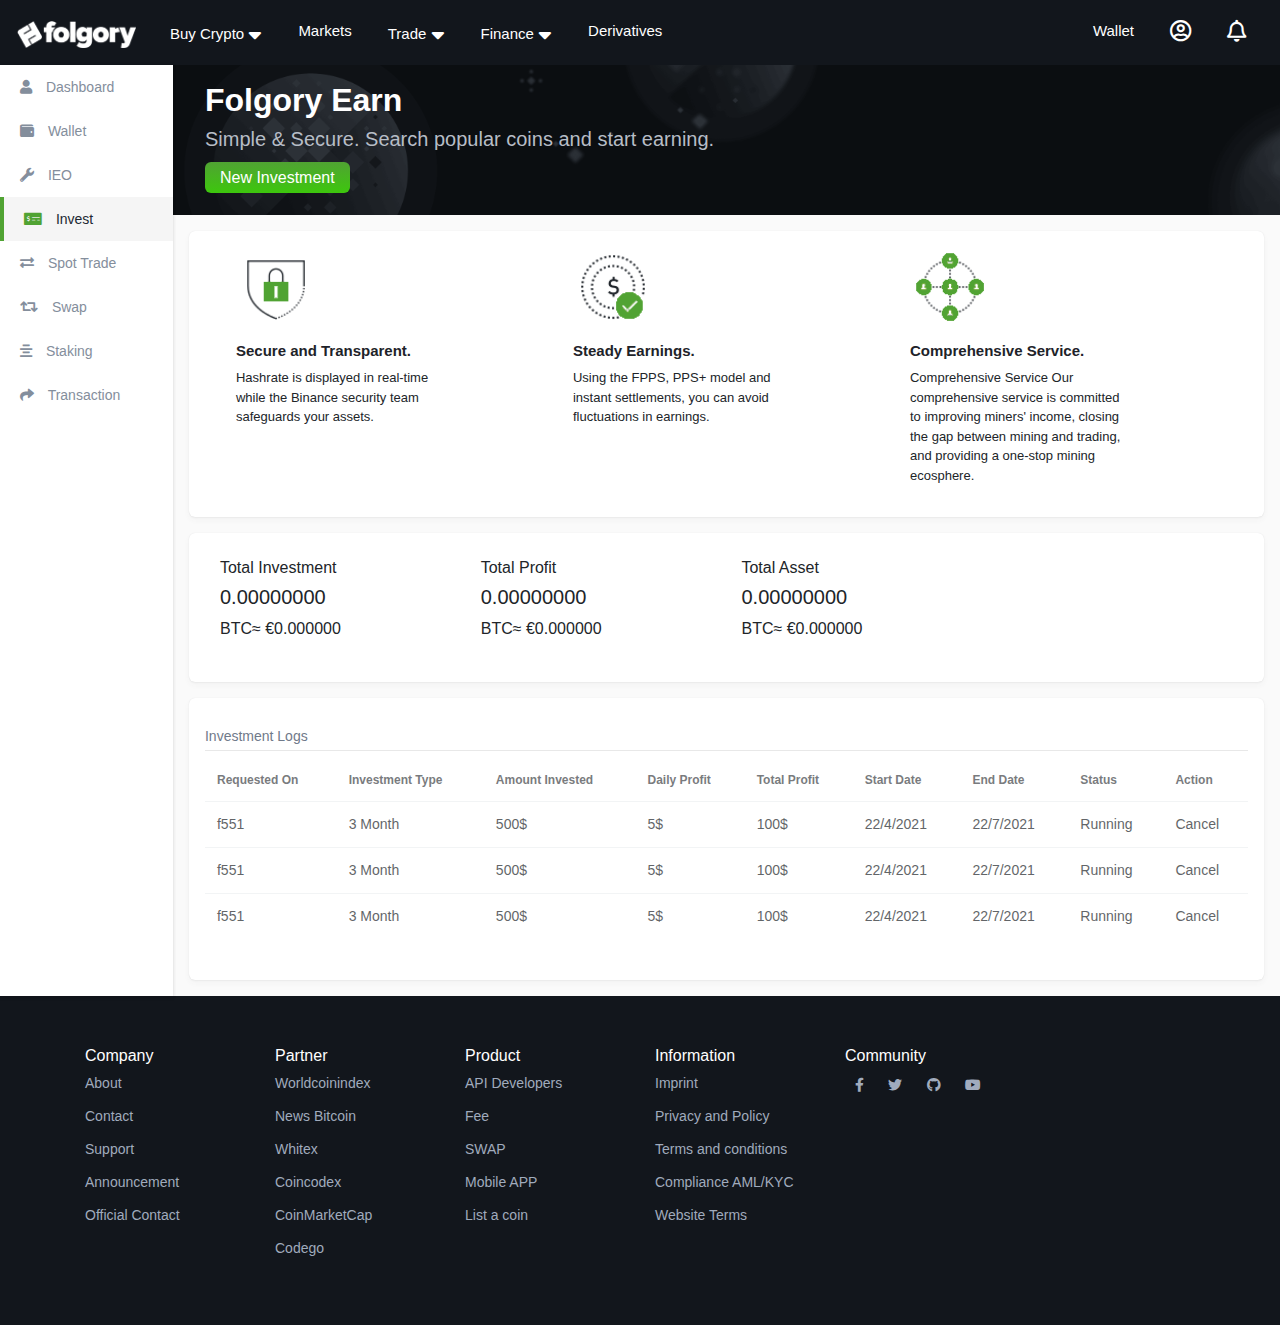
<file: invest.html>
<!doctype html>
<html lang="en">
  <head>
    <!-- Required meta tags -->
    <meta charset="utf-8">
    <meta name="viewport" content="width=device-width, initial-scale=1, shrink-to-fit=no">

    <!-- Bootstrap CSS -->
    <link rel="stylesheet" href="https://maxcdn.bootstrapcdn.com/bootstrap/4.0.0/css/bootstrap.min.css" integrity="sha384-Gn5384xqQ1aoWXA+058RXPxPg6fy4IWvTNh0E263XmFcJlSAwiGgFAW/dAiS6JXm" crossorigin="anonymous">

    <title>Folgory</title>



      <link rel="stylesheet" type="text/css" href="css/style.css">
            <link href="https://cdnjs.cloudflare.com/ajax/libs/font-awesome/5.15.3/css/all.min.css" rel="stylesheet"> <!--load all styles -->
            <link rel="stylesheet" type="text/css" href="css/dash.css">

  </head>
  <body>
<nav class="navbar navbar-expand-lg navbar-light bg-light">
  <a class="navbar-brand" href="#"><img src="img/wlogo.png"></a>
  <button class="navbar-toggler" type="button" data-toggle="collapse" data-target="#navbarSupportedContent" aria-controls="navbarSupportedContent" aria-expanded="false" aria-label="Toggle navigation">
    <span class="navbar-toggler-icon"></span>
  </button>

  <div class="collapse navbar-collapse" id="navbarSupportedContent">
    <ul class="navbar-nav mr-auto">
      <li class="nav-item " id="buy">
        <a class="nav-link" href="#" >Buy Crypto <i class="fas fa-sort-down"></i></a>

          <div class="drop-dawn" id="buy-crypto">
        <ul>
          <li><h6><a href="">Creadit/Debit Card</a></h6>
            <p>Visa,Mastercard</p>
          </li>


          <li><h6><a href="">P2P Trading</a></h6>
            <p>Bank transfer</p>
          </li>


          <li><h6><a href="">Third-party payment</a></h6>
            <p>Simplex,Banxa,Paxos</p>
          </li>
        </ul>
        

      </div>
      </li>

    
      <li class="nav-item">
        <a class="nav-link" href="#">Markets</a>
      </li>

      <li class="nav-item " id="trade-link">
        <a class="nav-link" href="#">Trade <i class="fas fa-sort-down"></i></a>

         <div class="drop-dawn" id="trade">
        <ul>
          <li><h6><a href="">Convert</a></h6>
            <p>Easiest way to trade</p>
          </li>


          <li><h6><a href="">Classic</a></h6>
            <p>simple and easy to use interface</p>
          </li>


          <li><h6><a href="">Advanced</a></h6>
            <p>Full access to all trading tools</p>
          </li>

          <li><h6><a href="">Margin</a></h6>
            <p>Increase your profits with leverage</p>
          </li>
          <li><h6><a href="">P2P</a></h6>
            <p>Bank transfer</p>
          </li>
        </ul>
        

      </div>
      </li>

      <li class="nav-item " id="finance">
        <a class="nav-link" href="#">Finance <i class="fas fa-sort-down"></i></a>


         <div class="drop-dawn" id="invest">
        <ul>
          <li><h6><a href="">Folgory Earn</a></h6>
            <p>One step Earn solution</p>
          </li>


          <li><h6><a href="">Folgory pool</a></h6>
            <p>Mine more rewards by connecting to pool</p>
          </li>


          <li><h6><a href="">Folgory visa card</a></h6>
            <p>Convert and pay with crypto worldwide</p>
          </li>

         
        </ul>
        

      </div>
      </li>

      <li class="nav-item ">
        <a class="nav-link" href="#">Derivatives </a>
      </li>
     
     
    </ul>
    <div class=" my-2 my-lg-0">
      <ul class="navbar-nav mr-auto">
      <li class="nav-item ">
        <a class="nav-link" href="#">Wallet </a>
      </li>
      <li class="nav-item">
        <a class="nav-link" href="#"><i class="far fa-user-circle"></i></a>
      </li>

      <li class="nav-item ">
        <a class="nav-link" href="#"><i class="far fa-bell"></i></a>
      </li>

      
     
     
    </ul>
    </div>
  </div>
</nav>



<div class="main-flex">
<div class="left-tab">
  <ul>
    <li ><a href=""><i class="fas fa-user"></i> Dashboard</a></li>
        <li ><a href=""><i class="fas fa-wallet"></i> Wallet</a></li>

    <li ><a href=""><i class="fas fa-wrench"></i> IEO</a></li>

    <li class="active"><a href=""><i class="fas fa-money-check-alt"></i> Invest</a></li>

    <li><a href="https://folgory.com/trade-crypto"><i class="fas fa-exchange-alt"></i> Spot Trade</a></li>

    <li><a href=""><i class="fas fa-retweet"></i> Swap</a></li>
        <li><a href=""><i class="fas fa-align-center"></i> Staking</a></li>
    <li><a href=""><i class="fas fa-share"></i> Transaction</a></li>




  </ul>

</div>

<div class="right-tab">

  



  <!-- Large modal -->



  


  

<div class="invest-bannar">
  <div>
    <h2>Folgory Earn </h2>
    <h6>Simple & Secure. Search popular coins and start earning.</h6>
<a href="#" data-toggle="modal" data-target="#exampleModalCenter5">New Investment</a>
  </div>



<!-- Modal -->
<div class="invest">
<div class="modal fade" id="exampleModalCenter5" tabindex="-1" role="dialog" aria-labelledby="exampleModalCenterTitle" aria-hidden="true">
  <div class="modal-dialog modal-dialog-centered" role="document">
    <div class="modal-content">
      <div class="modal-header">
        <h5 class="modal-title" id="exampleModalLongTitle">Investment Request</h5>
       <h5 class="modal-title" id="exampleModalLongTitle">Balance : €5000.00 </h5>

        <button type="button" class="close" data-dismiss="modal" aria-label="Close">
          <span aria-hidden="true">&times;</span>
        </button>
      </div>
      <div class="modal-body">
        <div class="invest-model">

        <div class="invest-form">
          <select class="form-select form-control" aria-label="Default select example">
  <option selected hidden>Select Investment</option>
  <option value="1">Investment 1(1 Month 4%)</option>
  <option value="2">Investment 2(3 Months 15%) </option>
  <option value="3">Investment 12(12 Months 72%) </option>
</select>


    <input type="text" class="form-control" id="" aria-describedby="" placeholder="Amount">

        </div>
        
              <div class="instru"><h6>Instructions:</h6>
                <ul>
                  <li>1) Your Earn is guaranteed</li>
                  <li>2) Minimum amount investment 0.02 BTC</li>
                  <li>3) Can you cancel when you want investment and lose only profit. Your investment amount will return to your wallet within 24 hours</li>
                  <li>4) All request start and cancel in 24 hours</li>
                  <li>5) For all request support.folgory.com</li>
                </ul>


              </div>
              </div>
              </div>
      <div class="modal-footer">
       <a href="">Send Request</a>
      </div>
    </div>
  </div>
</div>
</div>

</div>

<div class="invest-adv">

  <div class="col-md-4">
    <img src="img/1b2e0ba.png">
    <h6>Secure and Transparent.</h6>
    <p>Hashrate is displayed in real-time while the Binance security team safeguards your assets.</p>
  </div>
  <div class="col-md-4">
    <img src="img/bb43c95.png">
    <h6>Steady Earnings.</h6>
    <p>Using the FPPS, PPS+ model and instant settlements, you can avoid fluctuations in earnings.
</p>
  </div>
  <div class="col-md-4">
    <img src="img/7f86eac.png">
    <h6>Comprehensive Service.</h6>
    <p>Comprehensive Service Our comprehensive service is committed to improving miners' income, closing the gap between mining and trading, and providing a one-stop mining ecosphere.
</p>
  </div>
  

</div>

<div class="balance">

  <div class="invest-balance">
  <div class="col-md-3">
    <h6>Total Investment</h6>
    <div>
      <h5>0.00000000</h5>
      <p>BTC≈ €0.000000</p>
    </div>
  </div>
  


    <div class="col-md-3">
    <h6>Total Profit</h6>
    <div>
      <h5>0.00000000</h5>
      <p>BTC≈ €0.000000</p>
    </div>
  </div>


    <div class="col-md-3">
    <h6>Total Asset</h6>
    <div>
      <h5>0.00000000</h5>
      <p>BTC≈ €0.000000</p>
    </div>
  </div>
</div>
</div>


<div>

      <div class="invest-log table-responsive">
        <h6>Investment Logs</h6>


        



        <table class="table ">
  <thead>
    <tr>
      <th scope="col">Requested On</th>
      <th scope="col">Investment Type</th>
      <th scope="col">Amount Invested</th>
      <th scope="col">Daily Profit</th>
      <th scope="col">Total Profit</th>

      <th scope="col">Start Date </th>

      <th scope="col">End Date</th>

      <th scope="col">Status</th>

      <th scope="col">Action</th>

    </tr>
  </thead>
  <tbody>
    <tr>
      <td>f551</td>
      <td>3 Month</td>
      <td>500$</td>
      <td>5$</td>
      <td>100$</td>
      <td>22/4/2021</td>
      <td>22/7/2021</td>
      <td>Running</td>
      <td>Cancel</td>



    </tr>
    <tr>
      <td>f551</td>
      <td>3 Month</td>
      <td>500$</td>
      <td>5$</td>
      <td>100$</td>
      <td>22/4/2021</td>
      <td>22/7/2021</td>
      <td>Running</td>
      <td>Cancel</td>



    </tr>

    <tr>
      <td>f551</td>
      <td>3 Month</td>
      <td>500$</td>
      <td>5$</td>
      <td>100$</td>
      <td>22/4/2021</td>
      <td>22/7/2021</td>
      <td>Running</td>
      <td>Cancel</td>



    </tr>
  </tbody>
</table>
        


      </div>
  

</div>






</div>
</div>



<footer>
  <div class="container">
    <div class="row">
      
      <div class="col-md-2 ">

            <h6>Company</h6>

        <ul>
          <li><a href="">About</a> </li>
          <li><a href="">Contact</a></li>
          <li><a href="">Support</a></li>
          <li><a href="">Announcement</a></li>
          <li><a href="">Official Contact</a></li>
        </ul>

      </div>




      <div class="col-md-2 ">

            <h6>Partner</h6>
        <ul>
          <li><a href="https://www.worldcoinindex.com/exchange/folgory/">Worldcoinindex</a> </li>
          <li><a href="https://newsbitcoin.cash/folgory-exchange-best-exchange-in-terms-of-liquidity-rating-according-to-coinmarketcap/">News Bitcoin</a></li>
          <li><a href="https://whitex.exchange/">Whitex</a></li>
          <li><a href="https://coincodex.com/exchange/folgory/">Coincodex</a></li>
          <li><a href="https://coinmarketcap.com/exchanges/folgory/">CoinMarketCap</a></li>
          <li><a href="https://codegotech.com/">Codego</a></li>

        </ul>

      </div>






      <div class="col-md-2 ">

            <h6>Product</h6>
        <ul>
          <li><a href="">API Developers</a> </li>
          <li><a href="">Fee</a></li>
          <li><a href="">SWAP</a></li>
          <li><a href="">Mobile APP</a></li>
          <li><a href="">List a coin</a></li>

        </ul>

      </div>




      <div class="col-md-2 ">

             <h6>Information</h6>
        <ul>
          <li><a href="">Imprint</a> </li>
          <li><a href="">Privacy and Policy</a></li>
          <li><a href="">Terms and conditions</a></li>
          <li><a href="">Compliance AML/KYC</a></li>
          <li><a href="">Website Terms</a></li>

        </ul>

      </div>


      <div class="col-md-2 ">

             <h6>Community</h6>
       <ul class="social">
            <li><a href="#"><i class="fab fa-facebook-f"></i></a></li>

             <li><a href="https://twitter.com/folgory1"><i class="fab fa-twitter"></i></a></li>

            <li><a href=""><i class="fab fa-github"></i> </a> </li>

            <li><a href=""><i class="fab fa-youtube"></i></a></li>


          </ul>

      </div>



    </div>
    


  </div>
  


</footer>



    <!-- Optional JavaScript -->
    <!-- jQuery first, then Popper.js, then Bootstrap JS -->
    <script src="https://code.jquery.com/jquery-3.2.1.slim.min.js" integrity="sha384-KJ3o2DKtIkvYIK3UENzmM7KCkRr/rE9/Qpg6aAZGJwFDMVNA/GpGFF93hXpG5KkN" crossorigin="anonymous"></script>
    <script src="https://cdnjs.cloudflare.com/ajax/libs/popper.js/1.12.9/umd/popper.min.js" integrity="sha384-ApNbgh9B+Y1QKtv3Rn7W3mgPxhU9K/ScQsAP7hUibX39j7fakFPskvXusvfa0b4Q" crossorigin="anonymous"></script>
    <script src="https://maxcdn.bootstrapcdn.com/bootstrap/4.0.0/js/bootstrap.min.js" integrity="sha384-JZR6Spejh4U02d8jOt6vLEHfe/JQGiRRSQQxSfFWpi1MquVdAyjUar5+76PVCmYl" crossorigin="anonymous"></script>
    <script type="text/javascript" src="js/maim.js"></script>
  </body>
</html>
</file>
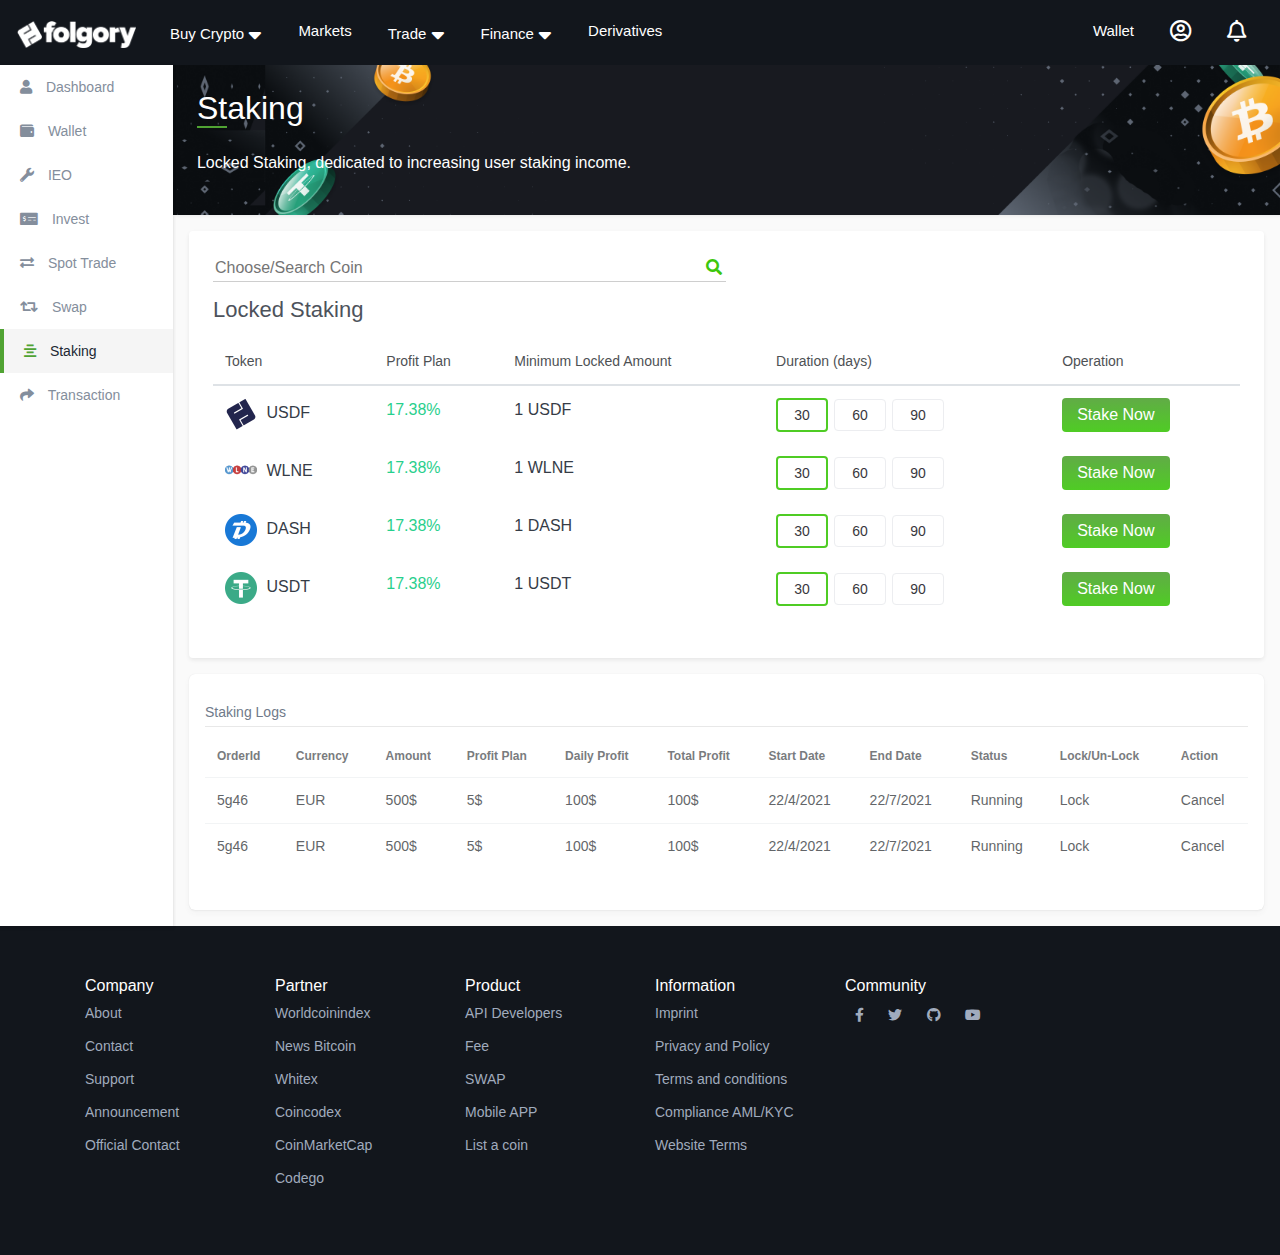
<file: staking.html>
<!doctype html>
<html lang="en">
  <head>
    <!-- Required meta tags -->
    <meta charset="utf-8">
    <meta name="viewport" content="width=device-width, initial-scale=1, shrink-to-fit=no">

    <!-- Bootstrap CSS -->
    <link rel="stylesheet" href="https://maxcdn.bootstrapcdn.com/bootstrap/4.0.0/css/bootstrap.min.css" integrity="sha384-Gn5384xqQ1aoWXA+058RXPxPg6fy4IWvTNh0E263XmFcJlSAwiGgFAW/dAiS6JXm" crossorigin="anonymous">

    <title>Folgory</title>



      <link rel="stylesheet" type="text/css" href="css/style.css">
            <link href="https://cdnjs.cloudflare.com/ajax/libs/font-awesome/5.15.3/css/all.min.css" rel="stylesheet"> <!--load all styles -->
            <link rel="stylesheet" type="text/css" href="css/dash.css">

  </head>
  <body>
<nav class="navbar navbar-expand-lg navbar-light bg-light">
  <a class="navbar-brand" href="#"><img src="img/wlogo.png"></a>
  <button class="navbar-toggler" type="button" data-toggle="collapse" data-target="#navbarSupportedContent" aria-controls="navbarSupportedContent" aria-expanded="false" aria-label="Toggle navigation">
    <span class="navbar-toggler-icon"></span>
  </button>

  <div class="collapse navbar-collapse" id="navbarSupportedContent">
    <ul class="navbar-nav mr-auto">
      <li class="nav-item " id="buy">
        <a class="nav-link" href="#" >Buy Crypto <i class="fas fa-sort-down"></i></a>

          <div class="drop-dawn" id="buy-crypto">
        <ul>
          <li><h6><a href="">Creadit/Debit Card</a></h6>
            <p>Visa,Mastercard</p>
          </li>


          <li><h6><a href="">P2P Trading</a></h6>
            <p>Bank transfer</p>
          </li>


          <li><h6><a href="">Third-party payment</a></h6>
            <p>Simplex,Banxa,Paxos</p>
          </li>
        </ul>
        

      </div>
      </li>

    
      <li class="nav-item">
        <a class="nav-link" href="#">Markets</a>
      </li>

      <li class="nav-item " id="trade-link">
        <a class="nav-link" href="#">Trade <i class="fas fa-sort-down"></i></a>

         <div class="drop-dawn" id="trade">
        <ul>
          <li><h6><a href="">Convert</a></h6>
            <p>Easiest way to trade</p>
          </li>


          <li><h6><a href="">Classic</a></h6>
            <p>simple and easy to use interface</p>
          </li>


          <li><h6><a href="">Advanced</a></h6>
            <p>Full access to all trading tools</p>
          </li>

          <li><h6><a href="">Margin</a></h6>
            <p>Increase your profits with leverage</p>
          </li>
          <li><h6><a href="">P2P</a></h6>
            <p>Bank transfer</p>
          </li>
        </ul>
        

      </div>
      </li>

      <li class="nav-item " id="finance">
        <a class="nav-link" href="#">Finance <i class="fas fa-sort-down"></i></a>


         <div class="drop-dawn" id="invest">
        <ul>
          <li><h6><a href="">Folgory Earn</a></h6>
            <p>One step Earn solution</p>
          </li>


          <li><h6><a href="">Folgory pool</a></h6>
            <p>Mine more rewards by connecting to pool</p>
          </li>


          <li><h6><a href="">Folgory visa card</a></h6>
            <p>Convert and pay with crypto worldwide</p>
          </li>

         
        </ul>
        

      </div>
      </li>

      <li class="nav-item ">
        <a class="nav-link" href="#">Derivatives </a>
      </li>
     
     
    </ul>
    <div class=" my-2 my-lg-0">
      <ul class="navbar-nav mr-auto">
      <li class="nav-item ">
        <a class="nav-link" href="#">Wallet </a>
      </li>
      <li class="nav-item">
        <a class="nav-link" href="#"><i class="far fa-user-circle"></i></a>
      </li>

      <li class="nav-item ">
        <a class="nav-link" href="#"><i class="far fa-bell"></i></a>
      </li>

      
     
     
    </ul>
    </div>
  </div>
</nav>



<div class="main-flex">
<div class="left-tab">
  <ul>
    <li ><a href=""><i class="fas fa-user"></i> Dashboard</a></li>
        <li ><a href=""><i class="fas fa-wallet"></i> Wallet</a></li>

    <li ><a href=""><i class="fas fa-wrench"></i> IEO</a></li>

    <li><a href=""><i class="fas fa-money-check-alt"></i> Invest</a></li>

    <li><a href=""><i class="fas fa-exchange-alt"></i> Spot Trade</a></li>

    <li ><a href=""><i class="fas fa-retweet"></i> Swap</a></li>
        <li class="active"><a href=""><i class="fas fa-align-center"></i> Staking</a></li>
    <li><a href=""><i class="fas fa-share"></i> Transaction</a></li>




  </ul>

</div>

<div class="right-tab">

  <div class="overview">
    
    <h3><span>St</span>aking</h3>
    <p>Locked Staking, dedicated to increasing user staking income.</p>

    
  </div>

  <div class="staking">
    
    <div class="search-coin">
      <input type="text" placeholder="Choose/Search Coin" name="">
      <i class="fas fa-search"></i>
    </div>




    <div class="Locked-stak">
      <h3>Locked Staking</h3>

    </div>



    <div class="table-responsive">

              <table class="table ">
  <thead>
    <tr>
      <th scope="col">Token</th>
      <th scope="col">Profit Plan</th>
      <th scope="col">Minimum Locked Amount</th>
      <th scope="col">Duration (days) </th>
      <th scope="col">Operation</th>

   

    </tr>
  </thead>
  <tbody>
    <tr>
      <td><img src="img/1597745140USDF256.png"> USDF</td>
      <td class="profit">17.38%</td>
      <td>1 USDF</td>
      <td class="duration"><div class="dur-active"><a href="#" >30</a></div> <div class=""><a href="#" >60</a></div> <div class=""><a href="#" >90</a></div></td>
      <td class="take-ac"><a href="">Stake Now</a></td>
      </tr>



         <tr>
      <td><img src="img/1603048067wlne.png"> WLNE</td>
      <td class="profit">17.38%</td>
      <td>1 WLNE</td>
      <td class="duration"><div class="dur-active"><a href="#" >30</a></div> <div class=""><a href="#" >60</a></div> <div class=""><a href="#" >90</a></div></td>
      <td class="take-ac"><a href="">Stake Now</a></td>
      </tr>




         <tr>
      <td><img src="img/1605434268109.png"> DASH</td>
      <td class="profit">17.38%</td>
      <td>1 DASH</td>
      <td class="duration"><div class="dur-active"><a href="#" >30</a></div> <div class=""><a href="#" >60</a></div> <div class=""><a href="#" >90</a></div></td>
      <td class="take-ac"><a href="">Stake Now</a></td>
      </tr>



         <tr>
      <td><img src="img/1598080985825.png"> USDT</td>
      <td class="profit">17.38%</td>
      <td>1 USDT</td>
      <td class="duration"><div class="dur-active"><a href="#" >30</a></div> <div class=""><a href="#" >60</a></div> <div class=""><a href="#" >90</a></div></td>
      <td class="take-ac"><a href="">Stake Now</a></td>
      </tr>
    
  </tbody>
</table>
      

    </div>






  </div>






  <div class="">


    
   
    <div class=" invest-log table-responsive">
      <h6>Staking Logs</h6>

              <table class="table ">
  <thead>
    <tr>
       <th scope="col">OrderId </th>
      <th scope="col">Currency</th>
      <th scope="col">Amount</th>
      <th scope="col">Profit Plan </th>
      <th scope="col">Daily Profit  </th>

      <th scope="col">Total Profit   </th>

      <th scope="col">Start Date  </th>

      <th scope="col">End Date  </th>

      <th scope="col">Status  </th>
            <th scope="col">Lock/Un-Lock    </th>

      <th scope="col">Action  </th>

   

    </tr>
  </thead>
  <tbody>
    <tr>
      <td>5g46</td>
      <td>EUR</td>
      <td>500$</td>
      <td>5$</td>
      <td>100$</td>
      <td>100$</td>
      <td>22/4/2021</td>
      <td>22/7/2021</td>
      <td>Running</td>
      <td>Lock</td>
      <td>Cancel</td>



    </tr>


          <tr>
      <td>5g46</td>
      <td>EUR</td>
      <td>500$</td>
      <td>5$</td>
      <td>100$</td>
      <td>100$</td>
      <td>22/4/2021</td>
      <td>22/7/2021</td>
      <td>Running</td>
      <td>Lock</td>
      <td>Cancel</td>



    </tr>




       
    
  </tbody>
</table>
      

    </div>




  </div>



  







  </div>








</div>



<footer>
  <div class="container">
    <div class="row">
      
      <div class="col-md-2 ">

            <h6>Company</h6>

        <ul>
          <li><a href="">About</a> </li>
          <li><a href="">Contact</a></li>
          <li><a href="">Support</a></li>
          <li><a href="">Announcement</a></li>
          <li><a href="">Official Contact</a></li>
        </ul>

      </div>




      <div class="col-md-2 ">

            <h6>Partner</h6>
        <ul>
          <li><a href="https://www.worldcoinindex.com/exchange/folgory/">Worldcoinindex</a> </li>
          <li><a href="https://newsbitcoin.cash/folgory-exchange-best-exchange-in-terms-of-liquidity-rating-according-to-coinmarketcap/">News Bitcoin</a></li>
          <li><a href="https://whitex.exchange/">Whitex</a></li>
          <li><a href="https://coincodex.com/exchange/folgory/">Coincodex</a></li>
          <li><a href="https://coinmarketcap.com/exchanges/folgory/">CoinMarketCap</a></li>
          <li><a href="https://codegotech.com/">Codego</a></li>

        </ul>

      </div>






      <div class="col-md-2 ">

            <h6>Product</h6>
        <ul>
          <li><a href="">API Developers</a> </li>
          <li><a href="">Fee</a></li>
          <li><a href="">SWAP</a></li>
          <li><a href="">Mobile APP</a></li>
          <li><a href="">List a coin</a></li>

        </ul>

      </div>




      <div class="col-md-2 ">

             <h6>Information</h6>
        <ul>
          <li><a href="">Imprint</a> </li>
          <li><a href="">Privacy and Policy</a></li>
          <li><a href="">Terms and conditions</a></li>
          <li><a href="">Compliance AML/KYC</a></li>
          <li><a href="">Website Terms</a></li>

        </ul>

      </div>


      <div class="col-md-2 ">

             <h6>Community</h6>
       <ul class="social">
            <li><a href="#"><i class="fab fa-facebook-f"></i></a></li>

             <li><a href="https://twitter.com/folgory1"><i class="fab fa-twitter"></i></a></li>

            <li><a href=""><i class="fab fa-github"></i> </a> </li>

            <li><a href=""><i class="fab fa-youtube"></i></a></li>


          </ul>

      </div>



    </div>
    


  </div>
  


</footer>



    <!-- Optional JavaScript -->
    <!-- jQuery first, then Popper.js, then Bootstrap JS -->
    <script src="https://code.jquery.com/jquery-3.2.1.slim.min.js" integrity="sha384-KJ3o2DKtIkvYIK3UENzmM7KCkRr/rE9/Qpg6aAZGJwFDMVNA/GpGFF93hXpG5KkN" crossorigin="anonymous"></script>
    <script src="https://cdnjs.cloudflare.com/ajax/libs/popper.js/1.12.9/umd/popper.min.js" integrity="sha384-ApNbgh9B+Y1QKtv3Rn7W3mgPxhU9K/ScQsAP7hUibX39j7fakFPskvXusvfa0b4Q" crossorigin="anonymous"></script>
    <script src="https://maxcdn.bootstrapcdn.com/bootstrap/4.0.0/js/bootstrap.min.js" integrity="sha384-JZR6Spejh4U02d8jOt6vLEHfe/JQGiRRSQQxSfFWpi1MquVdAyjUar5+76PVCmYl" crossorigin="anonymous"></script>
    <script type="text/javascript" src="js/maim.js"></script>
  </body>
</html>
</file>
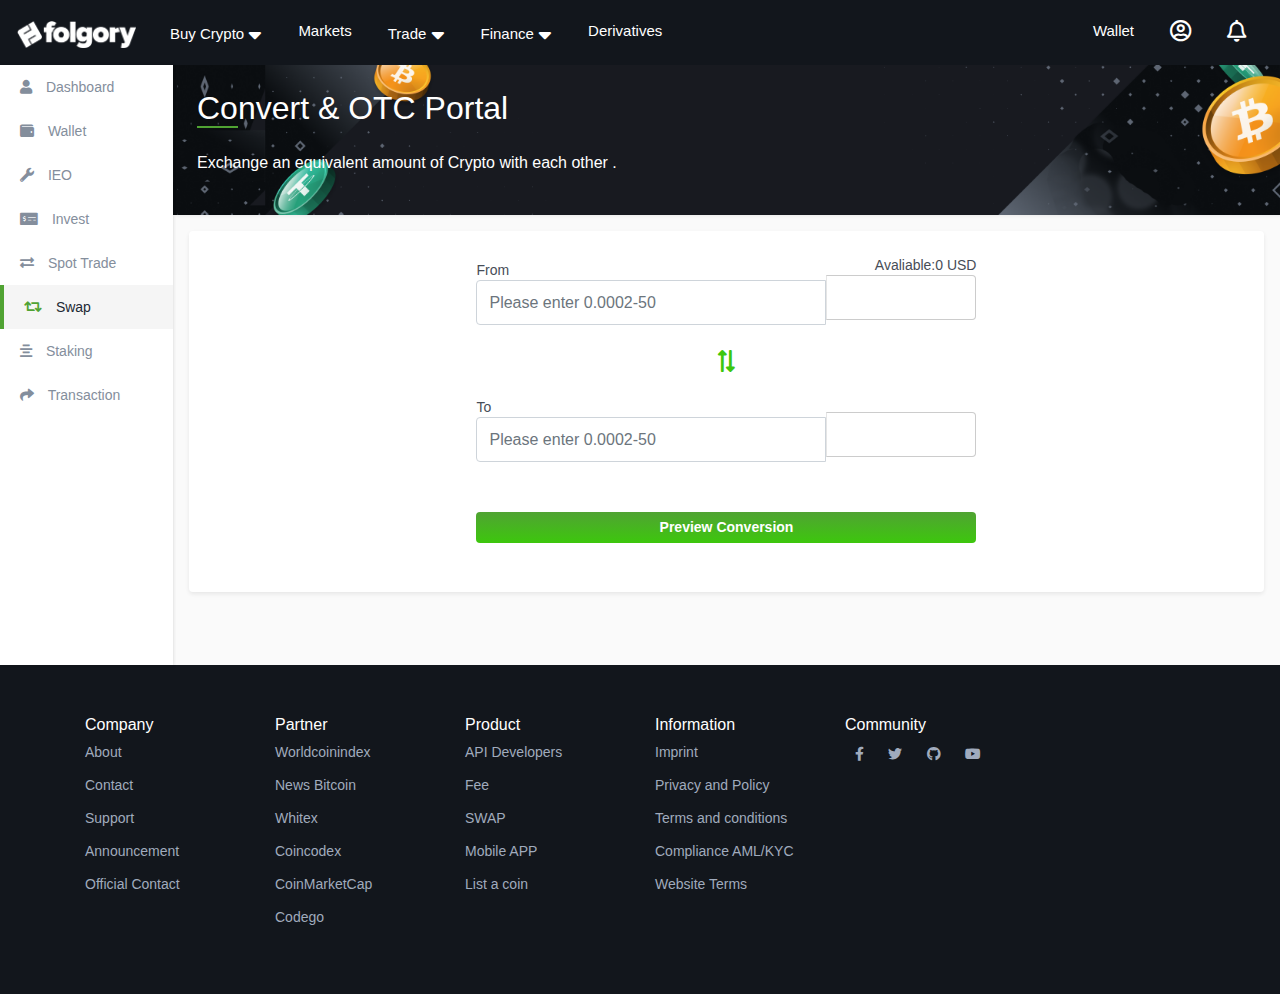
<file: swap.html>
<!doctype html>
<html lang="en">
  <head>
    <!-- Required meta tags -->
    <meta charset="utf-8">
    <meta name="viewport" content="width=device-width, initial-scale=1, shrink-to-fit=no">

    <!-- Bootstrap CSS -->
    <link rel="stylesheet" href="https://maxcdn.bootstrapcdn.com/bootstrap/4.0.0/css/bootstrap.min.css" integrity="sha384-Gn5384xqQ1aoWXA+058RXPxPg6fy4IWvTNh0E263XmFcJlSAwiGgFAW/dAiS6JXm" crossorigin="anonymous">

    <title>Folgory</title>



      <link rel="stylesheet" type="text/css" href="css/style.css">
            <link href="https://cdnjs.cloudflare.com/ajax/libs/font-awesome/5.15.3/css/all.min.css" rel="stylesheet"> <!--load all styles -->
            <link rel="stylesheet" type="text/css" href="css/dash.css">

  </head>
  <body>
<nav class="navbar navbar-expand-lg navbar-light bg-light">
  <a class="navbar-brand" href="#"><img src="img/wlogo.png"></a>
  <button class="navbar-toggler" type="button" data-toggle="collapse" data-target="#navbarSupportedContent" aria-controls="navbarSupportedContent" aria-expanded="false" aria-label="Toggle navigation">
    <span class="navbar-toggler-icon"></span>
  </button>

  <div class="collapse navbar-collapse" id="navbarSupportedContent">
    <ul class="navbar-nav mr-auto">
      <li class="nav-item " id="buy">
        <a class="nav-link" href="#" >Buy Crypto <i class="fas fa-sort-down"></i></a>

          <div class="drop-dawn" id="buy-crypto">
        <ul>
          <li><h6><a href="">Creadit/Debit Card</a></h6>
            <p>Visa,Mastercard</p>
          </li>


          <li><h6><a href="">P2P Trading</a></h6>
            <p>Bank transfer</p>
          </li>


          <li><h6><a href="">Third-party payment</a></h6>
            <p>Simplex,Banxa,Paxos</p>
          </li>
        </ul>
        

      </div>
      </li>

    
      <li class="nav-item">
        <a class="nav-link" href="#">Markets</a>
      </li>

      <li class="nav-item " id="trade-link">
        <a class="nav-link" href="#">Trade <i class="fas fa-sort-down"></i></a>

         <div class="drop-dawn" id="trade">
        <ul>
          <li><h6><a href="">Convert</a></h6>
            <p>Easiest way to trade</p>
          </li>


          <li><h6><a href="">Classic</a></h6>
            <p>simple and easy to use interface</p>
          </li>


          <li><h6><a href="">Advanced</a></h6>
            <p>Full access to all trading tools</p>
          </li>

          <li><h6><a href="">Margin</a></h6>
            <p>Increase your profits with leverage</p>
          </li>
          <li><h6><a href="">P2P</a></h6>
            <p>Bank transfer</p>
          </li>
        </ul>
        

      </div>
      </li>

      <li class="nav-item " id="finance">
        <a class="nav-link" href="#">Finance <i class="fas fa-sort-down"></i></a>


         <div class="drop-dawn" id="invest">
        <ul>
          <li><h6><a href="">Folgory Earn</a></h6>
            <p>One step Earn solution</p>
          </li>


          <li><h6><a href="">Folgory pool</a></h6>
            <p>Mine more rewards by connecting to pool</p>
          </li>


          <li><h6><a href="">Folgory visa card</a></h6>
            <p>Convert and pay with crypto worldwide</p>
          </li>

         
        </ul>
        

      </div>
      </li>

      <li class="nav-item ">
        <a class="nav-link" href="#">Derivatives </a>
      </li>
     
     
    </ul>
    <div class=" my-2 my-lg-0">
      <ul class="navbar-nav mr-auto">
      <li class="nav-item ">
        <a class="nav-link" href="#">Wallet </a>
      </li>
      <li class="nav-item">
        <a class="nav-link" href="#"><i class="far fa-user-circle"></i></a>
      </li>

      <li class="nav-item ">
        <a class="nav-link" href="#"><i class="far fa-bell"></i></a>
      </li>

      
     
     
    </ul>
    </div>
  </div>
</nav>



<div class="main-flex">
<div class="left-tab">
  <ul>
    <li ><a href=""><i class="fas fa-user"></i> Dashboard</a></li>
        <li ><a href=""><i class="fas fa-wallet"></i> Wallet</a></li>

    <li ><a href=""><i class="fas fa-wrench"></i> IEO</a></li>

    <li><a href=""><i class="fas fa-money-check-alt"></i> Invest</a></li>

    <li><a href=""><i class="fas fa-exchange-alt"></i> Spot Trade</a></li>

    <li class="active"><a href=""><i class="fas fa-retweet"></i> Swap</a></li>
        <li><a href=""><i class="fas fa-align-center"></i> Staking</a></li>
    <li><a href=""><i class="fas fa-share"></i> Transaction</a></li>




  </ul>

</div>

<div class="right-tab">

  <div class="overview">
    
    <h3><span>Co</span>nvert & OTC Portal</h3>
    <p>Exchange an equivalent amount of Crypto with each other .</p>

    
  </div>







  

<div class="swap-bg">
  

<div class="container">

  <div class="iew " style="    justify-content: center">

    <div>

<div class="convert-form">
  <div class="conver-form-ins">
  <label>From</label>

  <input type="number" class="form-control" name="" placeholder="Please enter 0.0002-50">

  </div>
<div>
  <label style="    justify-content: flex-end;">Avaliable: <p> 0 USD</p></label>
   <select class="vodiapicker">

            <option value="btc" class="test" data-thumbnail="img/1598080985825.png">USDT</option>

            <option value="btc" class="test" data-thumbnail="img/btc.png">BTC</option>
                       <option value="btc" class="test" data-thumbnail="img/3a8c9fe6-2a76-4ace-aa07-415d994de6f0.png">ETH</option>
                                   <option value="btc" class="test" data-thumbnail="img/btc.png">BTC</option>


            <option value="btc" class="test" data-thumbnail="img/btc.png">BTC</option>

            <option value="btc" class="test" data-thumbnail="img/btc.png">BTC</option>


      </select>

<div class="lang-select">
<button class="btn-select" value=""></button>
<div class="b">
<ul id="a"></ul>
</div>
</div>

</div>
</div>




<div class="swap"><i class="fas fa-exchange-alt"></i></div>






<div class="convert-form">
  <div class="conver-form-ins">
  <label>To</label>

  <input type="number" class="form-control" name="" placeholder="Please enter 0.0002-50">

  </div>
<div>
   <select class="vodiapicker2">
                <option value="btc" class="test" data-thumbnail="img/btc.png">BTC</option>


            <option value="btc" class="test" data-thumbnail="img/1598080985825.png">USDT</option>

                       <option value="btc" class="test" data-thumbnail="img/3a8c9fe6-2a76-4ace-aa07-415d994de6f0.png">ETH</option>
                                   <option value="btc" class="test" data-thumbnail="img/btc.png">BTC</option>


            <option value="btc" class="test" data-thumbnail="img/btc.png">BTC</option>

            <option value="btc" class="test" data-thumbnail="img/btc.png">BTC</option>


      </select>

<div class="lang-select2">
<button class="btn-select2" value=""></button>
<div class="bb">
<ul id="aa"></ul>
</div>
</div>

</div>
</div>

<div class="price-convert">
  <div> <h6>Price</h6> <h6>1 USDT = 0.00002953 BTC</h6></div>
    <div> <h6>Inverse Price</h6> <h6>1 BTC = 33861.2 USDT</h6></div>

  <div> <h6>You will receive</h6> <h6 class="last-pp">0.00590647 BTC</h6></div>

  
</div>

 
   <div class="conversion"> <a href="#" id="confirm">Preview Conversion</a></div>
 
</div>



  

</div>
</div>
</div>






</div>
</div>



<footer>
  <div class="container">
    <div class="row">
      
      <div class="col-md-2 ">

            <h6>Company</h6>

        <ul>
          <li><a href="">About</a> </li>
          <li><a href="">Contact</a></li>
          <li><a href="">Support</a></li>
          <li><a href="">Announcement</a></li>
          <li><a href="">Official Contact</a></li>
        </ul>

      </div>




      <div class="col-md-2 ">

            <h6>Partner</h6>
        <ul>
          <li><a href="https://www.worldcoinindex.com/exchange/folgory/">Worldcoinindex</a> </li>
          <li><a href="https://newsbitcoin.cash/folgory-exchange-best-exchange-in-terms-of-liquidity-rating-according-to-coinmarketcap/">News Bitcoin</a></li>
          <li><a href="https://whitex.exchange/">Whitex</a></li>
          <li><a href="https://coincodex.com/exchange/folgory/">Coincodex</a></li>
          <li><a href="https://coinmarketcap.com/exchanges/folgory/">CoinMarketCap</a></li>
          <li><a href="https://codegotech.com/">Codego</a></li>

        </ul>

      </div>






      <div class="col-md-2 ">

            <h6>Product</h6>
        <ul>
          <li><a href="">API Developers</a> </li>
          <li><a href="">Fee</a></li>
          <li><a href="">SWAP</a></li>
          <li><a href="">Mobile APP</a></li>
          <li><a href="">List a coin</a></li>

        </ul>

      </div>




      <div class="col-md-2 ">

             <h6>Information</h6>
        <ul>
          <li><a href="">Imprint</a> </li>
          <li><a href="">Privacy and Policy</a></li>
          <li><a href="">Terms and conditions</a></li>
          <li><a href="">Compliance AML/KYC</a></li>
          <li><a href="">Website Terms</a></li>

        </ul>

      </div>


      <div class="col-md-2 ">

             <h6>Community</h6>
       <ul class="social">
            <li><a href="#"><i class="fab fa-facebook-f"></i></a></li>

             <li><a href="https://twitter.com/folgory1"><i class="fab fa-twitter"></i></a></li>

            <li><a href=""><i class="fab fa-github"></i> </a> </li>

            <li><a href=""><i class="fab fa-youtube"></i></a></li>


          </ul>

      </div>



    </div>
    


  </div>
  


</footer>



    <!-- Optional JavaScript -->
    <!-- jQuery first, then Popper.js, then Bootstrap JS -->
    <script src="https://code.jquery.com/jquery-3.2.1.slim.min.js" integrity="sha384-KJ3o2DKtIkvYIK3UENzmM7KCkRr/rE9/Qpg6aAZGJwFDMVNA/GpGFF93hXpG5KkN" crossorigin="anonymous"></script>
    <script src="https://cdnjs.cloudflare.com/ajax/libs/popper.js/1.12.9/umd/popper.min.js" integrity="sha384-ApNbgh9B+Y1QKtv3Rn7W3mgPxhU9K/ScQsAP7hUibX39j7fakFPskvXusvfa0b4Q" crossorigin="anonymous"></script>
    <script src="https://maxcdn.bootstrapcdn.com/bootstrap/4.0.0/js/bootstrap.min.js" integrity="sha384-JZR6Spejh4U02d8jOt6vLEHfe/JQGiRRSQQxSfFWpi1MquVdAyjUar5+76PVCmYl" crossorigin="anonymous"></script>
    <script type="text/javascript" src="js/maim.js"></script>
  </body>
</html>
</file>
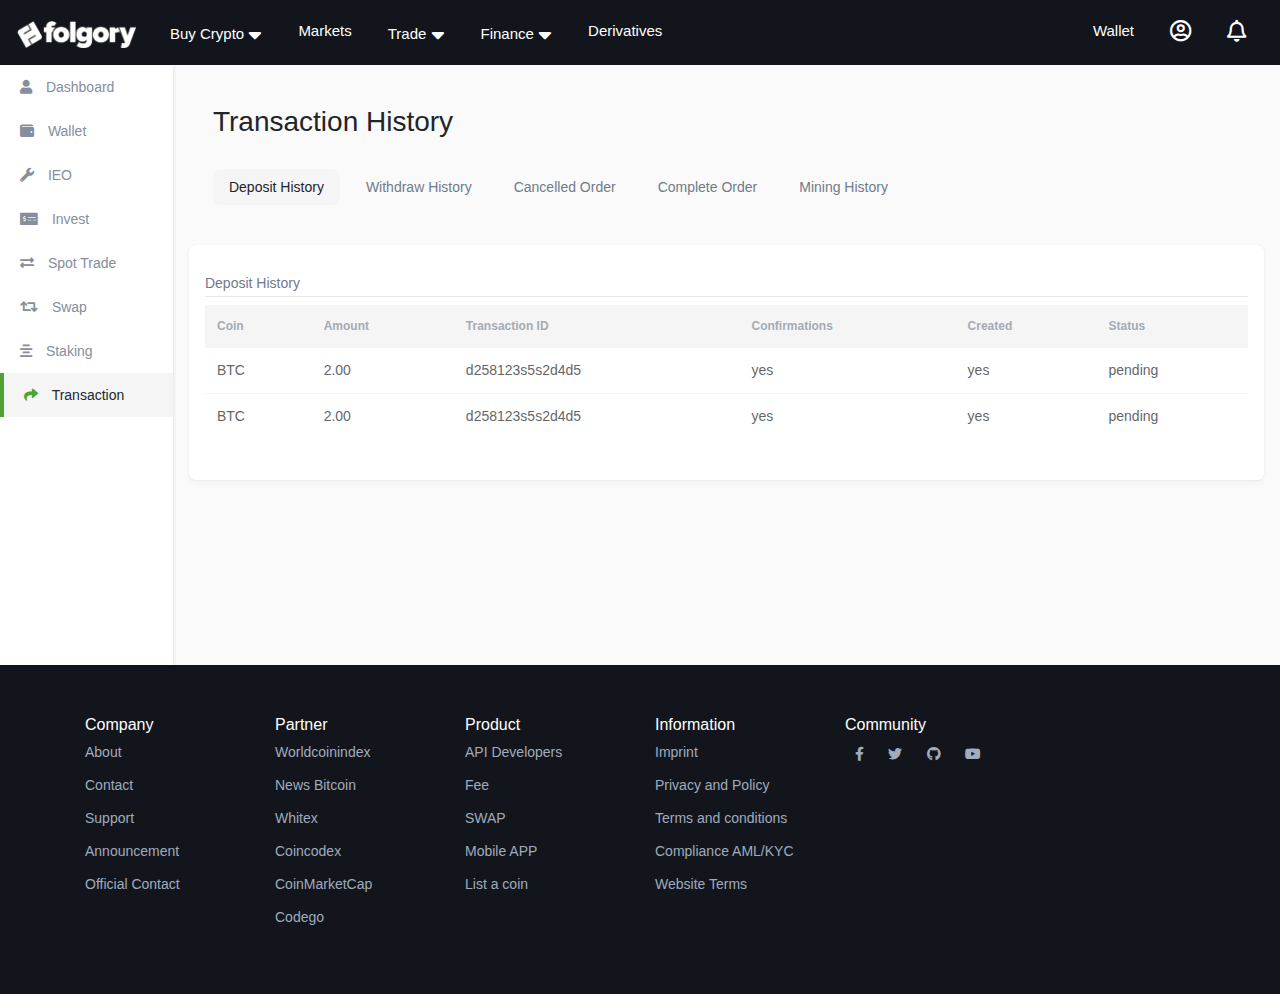
<file: trans.html>
<!doctype html>
<html lang="en">
  <head>
    <!-- Required meta tags -->
    <meta charset="utf-8">
    <meta name="viewport" content="width=device-width, initial-scale=1, shrink-to-fit=no">

    <!-- Bootstrap CSS -->
    <link rel="stylesheet" href="https://maxcdn.bootstrapcdn.com/bootstrap/4.0.0/css/bootstrap.min.css" integrity="sha384-Gn5384xqQ1aoWXA+058RXPxPg6fy4IWvTNh0E263XmFcJlSAwiGgFAW/dAiS6JXm" crossorigin="anonymous">

    <title>Folgory</title>



      <link rel="stylesheet" type="text/css" href="css/style.css">
            <link href="https://cdnjs.cloudflare.com/ajax/libs/font-awesome/5.15.3/css/all.min.css" rel="stylesheet"> <!--load all styles -->
            <link rel="stylesheet" type="text/css" href="css/dash.css">

  </head>
  <body>
<nav class="navbar navbar-expand-lg navbar-light bg-light">
  <a class="navbar-brand" href="#"><img src="img/wlogo.png"></a>
  <button class="navbar-toggler" type="button" data-toggle="collapse" data-target="#navbarSupportedContent" aria-controls="navbarSupportedContent" aria-expanded="false" aria-label="Toggle navigation">
    <span class="navbar-toggler-icon"></span>
  </button>

  <div class="collapse navbar-collapse" id="navbarSupportedContent">
    <ul class="navbar-nav mr-auto">
      <li class="nav-item " id="buy">
        <a class="nav-link" href="#" >Buy Crypto <i class="fas fa-sort-down"></i></a>

          <div class="drop-dawn" id="buy-crypto">
        <ul>
          <li><h6><a href="">Creadit/Debit Card</a></h6>
            <p>Visa,Mastercard</p>
          </li>


          <li><h6><a href="">P2P Trading</a></h6>
            <p>Bank transfer</p>
          </li>


          <li><h6><a href="">Third-party payment</a></h6>
            <p>Simplex,Banxa,Paxos</p>
          </li>
        </ul>
        

      </div>
      </li>

    
      <li class="nav-item">
        <a class="nav-link" href="#">Markets</a>
      </li>

      <li class="nav-item " id="trade-link">
        <a class="nav-link" href="#">Trade <i class="fas fa-sort-down"></i></a>

         <div class="drop-dawn" id="trade">
        <ul>
          <li><h6><a href="">Convert</a></h6>
            <p>Easiest way to trade</p>
          </li>


          <li><h6><a href="">Classic</a></h6>
            <p>simple and easy to use interface</p>
          </li>


          <li><h6><a href="">Advanced</a></h6>
            <p>Full access to all trading tools</p>
          </li>

          <li><h6><a href="">Margin</a></h6>
            <p>Increase your profits with leverage</p>
          </li>
          <li><h6><a href="">P2P</a></h6>
            <p>Bank transfer</p>
          </li>
        </ul>
        

      </div>
      </li>

      <li class="nav-item " id="finance">
        <a class="nav-link" href="#">Finance <i class="fas fa-sort-down"></i></a>


         <div class="drop-dawn" id="invest">
        <ul>
          <li><h6><a href="">Folgory Earn</a></h6>
            <p>One step Earn solution</p>
          </li>


          <li><h6><a href="">Folgory pool</a></h6>
            <p>Mine more rewards by connecting to pool</p>
          </li>


          <li><h6><a href="">Folgory visa card</a></h6>
            <p>Convert and pay with crypto worldwide</p>
          </li>

         
        </ul>
        

      </div>
      </li>

      <li class="nav-item ">
        <a class="nav-link" href="#">Derivatives </a>
      </li>
     
     
    </ul>
    <div class=" my-2 my-lg-0">
      <ul class="navbar-nav mr-auto">
      <li class="nav-item ">
        <a class="nav-link" href="#">Wallet </a>
      </li>
      <li class="nav-item">
        <a class="nav-link" href="#"><i class="far fa-user-circle"></i></a>
      </li>

      <li class="nav-item ">
        <a class="nav-link" href="#"><i class="far fa-bell"></i></a>
      </li>

      
     
     
    </ul>
    </div>
  </div>
</nav>



<div class="main-flex">
<div class="left-tab">
  <ul>
    <li ><a href=""><i class="fas fa-user"></i> Dashboard</a></li>
        <li ><a href=""><i class="fas fa-wallet"></i> Wallet</a></li>

    <li ><a href=""><i class="fas fa-wrench"></i> IEO</a></li>

    <li><a href=""><i class="fas fa-money-check-alt"></i> Invest</a></li>

    <li><a href=""><i class="fas fa-exchange-alt"></i> Spot Trade</a></li>

    <li ><a href=""><i class="fas fa-retweet"></i> Swap</a></li>
        <li ><a href=""><i class="fas fa-align-center"></i> Staking</a></li>
    <li class="active"><a href=""><i class="fas fa-share"></i> Transaction</a></li>




  </ul>

</div>


<div class="right-tab">


  <div class="trasnaction ">
    <h2>Transaction History</h2>
    <div class="history-action">
  
  <a href="trans.html" class="active2">Deposit History</a>
    <a href="#withdraw" class="withdraww" >Withdraw History</a>

  <a href="#cancelled" class="cancelled">Cancelled Order</a>

  <a href="#Complete" class="complete">Complete Order</a>

  <a href="#Mining" class="mining">Mining  History</a>

</div>
  </div>





    <div class=" trans-table">

 
      <div class="invest-log table-responsive">


        <div class="deposit display-">
        <h6>Deposit History</h6>


        



         <table class="table ">
  <thead>
    <tr>
      <th scope="col">Coin</th>
      <th scope="col">Amount</th>
      <th scope="col">Transaction ID</th>
      <th scope="col">Confirmations </th>
      <th scope="col">Created  </th>

      <th scope="col">Status   </th>

      


    </tr>
  </thead>
  <tbody>
    <tr>
     <td>BTC</td>
            <td>2.00</td>
            <td>d258123s5s2d4d5</td>
            <td>yes</td>
            <td>yes</td>
            <td>pending</td>



    </tr>


    <tr>
     <td>BTC</td>
            <td>2.00</td>
            <td>d258123s5s2d4d5</td>
            <td>yes</td>
            <td>yes</td>
            <td>pending</td>



    </tr>

  </tbody>
</table>


      </div>




      <div class="Withdraw-div  nodisplay "  id="withdraw">
        <h6>Withdraw  History</h6>


       

<table class="table">
  <thead>
    <tr>
      <th scope="col">Currency</th>
      <th scope="col">Date & Time </th>
      <th scope="col">Send Amount</th>
      <th scope="col">Fees </th>
      <th scope="col">Receive Amount   </th>

      <th scope="col">Transaction ID   </th>
      <th scope="col">Status  </th>

      


    </tr>
  </thead>
  <tbody>
    <tr>
     <td>USD</td>
            <td>15/5/2021 21:45</td>
            <td>500$</td>
            <td>5.00$</td>
            <td>495$</td>
            <td>f54d554545554d55</td>
            <td>pending</td>



    </tr>


     <tr>
     <td>USD</td>
            <td>15/5/2021 21:45</td>
            <td>500$</td>
            <td>5.00$</td>
            <td>495$</td>
            <td>f54d554545554d55</td>
            <td>pending</td>



    </tr>

  </tbody>
</table>




      </div>




      <div class="cancelled-div  nodisplay" id="cancelled">
        <h6>Cancelled Trade History</h6>


        <table class="table ">
  <thead>
    <tr>
      <th scope="col">Order On  </th>
      <th scope="col">Symbol </th>
      <th scope="col">Bid Type  </th>
      <th scope="col">Price  </th>
      <th scope="col">Quantity   </th>

      <th scope="col">Total Amount    </th>
      <th scope="col">Amount Available  </th>

      


    </tr>
  </thead>
  <tbody>
    <tr>
     <td>#5535</td>
            <td>BTC</td>
            <td>500$</td>
            <td>5.00$</td>
            <td>495$</td>
            <td>f54d554545554d55</td>
            <td>pending</td>



    </tr>


    <tr>
     <td>#5535</td>
            <td>BTC</td>
            <td>500$</td>
            <td>5.00$</td>
            <td>495$</td>
            <td>f54d554545554d55</td>
            <td>pending</td>



    </tr>

  </tbody>
</table>
      </div>





       <div class="complete-div  nodisplay" id="Complete">
        <h6>Complete Trade History</h6>


        




         <table class="table ">
  <thead>
    <tr>
      <th scope="col">Order On  </th>
      <th scope="col">Symbol </th>
      <th scope="col">Bid Type  </th>
      <th scope="col">Price  </th>
      <th scope="col">Quantity   </th>

      <th scope="col">Total Amount    </th>
      <th scope="col">Amount Available  </th>

      


    </tr>
  </thead>
  <tbody>
    <tr>
     <td>#5535</td>
            <td>BTC</td>
            <td>500$</td>
            <td>5.00$</td>
            <td>495$</td>
            <td>f54d554545554d55</td>
            <td>pending</td>



    </tr>


     <tr>
     <td>USD</td>
            <td>15/5/2021 21:45</td>
            <td>500$</td>
            <td>5.00$</td>
            <td>495$</td>
            <td>f54d554545554d55</td>
            <td>pending</td>



    </tr>

  </tbody>
</table>
      </div>





      <div class="mining-div  nodisplay"  id="Mining">
        <h6>Mining Transaction History</h6>


      

         <table class="table ">
  <thead>
    <tr>
      <th scope="col">Ref. ID   </th>
      <th scope="col">Payment Method </th>
      <th scope="col">TH Value    </th>
      <th scope="col">Investment EUR   </th>
      <th scope="col">Maintenance Fee    </th>
      <th scope="col">Maintenance Fee BTC    </th>

      <th scope="col">Investment BTC     </th>
      <th scope="col">Daily Profit       </th>
      <th scope="col">Status   </th>
      <th scope="col">Expiry Date   </th>

      


    </tr>
  </thead>
  <tbody>
    <tr>
     <td>5584</td>
            <td>credit card</td>
            <td>500$</td>
            <td>5.00$</td>
            <td>495$</td>
            <td>5 BTC</td>
            <td>0.2 BTC</td>
            <td>1.02 %</td>
            <td>Pendding</td>
            <td>21/05/2021</td>



    </tr>


     <tr>
     <td>5584</td>
            <td>credit card</td>
            <td>500$</td>
            <td>5.00$</td>
            <td>495$</td>
            <td>5 BTC</td>
            <td>0.2 BTC</td>
            <td>1.02 %</td>
            <td>Pendding</td>
            <td>21/05/2021</td>


    </tr>

  </tbody>
</table>
      </div>





        


      </div>

     
      


    </div>



  







  </div>








</div>



<footer>
  <div class="container">
    <div class="row">
      
      <div class="col-md-2 ">

            <h6>Company</h6>

        <ul>
          <li><a href="">About</a> </li>
          <li><a href="">Contact</a></li>
          <li><a href="">Support</a></li>
          <li><a href="">Announcement</a></li>
          <li><a href="">Official Contact</a></li>
        </ul>

      </div>




      <div class="col-md-2 ">

            <h6>Partner</h6>
        <ul>
          <li><a href="https://www.worldcoinindex.com/exchange/folgory/">Worldcoinindex</a> </li>
          <li><a href="https://newsbitcoin.cash/folgory-exchange-best-exchange-in-terms-of-liquidity-rating-according-to-coinmarketcap/">News Bitcoin</a></li>
          <li><a href="https://whitex.exchange/">Whitex</a></li>
          <li><a href="https://coincodex.com/exchange/folgory/">Coincodex</a></li>
          <li><a href="https://coinmarketcap.com/exchanges/folgory/">CoinMarketCap</a></li>
          <li><a href="https://codegotech.com/">Codego</a></li>

        </ul>

      </div>






      <div class="col-md-2 ">

            <h6>Product</h6>
        <ul>
          <li><a href="">API Developers</a> </li>
          <li><a href="">Fee</a></li>
          <li><a href="">SWAP</a></li>
          <li><a href="">Mobile APP</a></li>
          <li><a href="">List a coin</a></li>

        </ul>

      </div>




      <div class="col-md-2 ">

             <h6>Information</h6>
        <ul>
          <li><a href="">Imprint</a> </li>
          <li><a href="">Privacy and Policy</a></li>
          <li><a href="">Terms and conditions</a></li>
          <li><a href="">Compliance AML/KYC</a></li>
          <li><a href="">Website Terms</a></li>

        </ul>

      </div>


      <div class="col-md-2 ">

             <h6>Community</h6>
       <ul class="social">
            <li><a href="#"><i class="fab fa-facebook-f"></i></a></li>

             <li><a href="https://twitter.com/folgory1"><i class="fab fa-twitter"></i></a></li>

            <li><a href=""><i class="fab fa-github"></i> </a> </li>

            <li><a href=""><i class="fab fa-youtube"></i></a></li>


          </ul>

      </div>



    </div>
    


  </div>
  


</footer>



    <!-- Optional JavaScript -->
    <!-- jQuery first, then Popper.js, then Bootstrap JS -->
    <script src="https://code.jquery.com/jquery-3.2.1.slim.min.js" integrity="sha384-KJ3o2DKtIkvYIK3UENzmM7KCkRr/rE9/Qpg6aAZGJwFDMVNA/GpGFF93hXpG5KkN" crossorigin="anonymous"></script>
    <script src="https://cdnjs.cloudflare.com/ajax/libs/popper.js/1.12.9/umd/popper.min.js" integrity="sha384-ApNbgh9B+Y1QKtv3Rn7W3mgPxhU9K/ScQsAP7hUibX39j7fakFPskvXusvfa0b4Q" crossorigin="anonymous"></script>
    <script src="https://maxcdn.bootstrapcdn.com/bootstrap/4.0.0/js/bootstrap.min.js" integrity="sha384-JZR6Spejh4U02d8jOt6vLEHfe/JQGiRRSQQxSfFWpi1MquVdAyjUar5+76PVCmYl" crossorigin="anonymous"></script>
    <script type="text/javascript" src="js/maim.js"></script>
  </body>
</html>
</file>
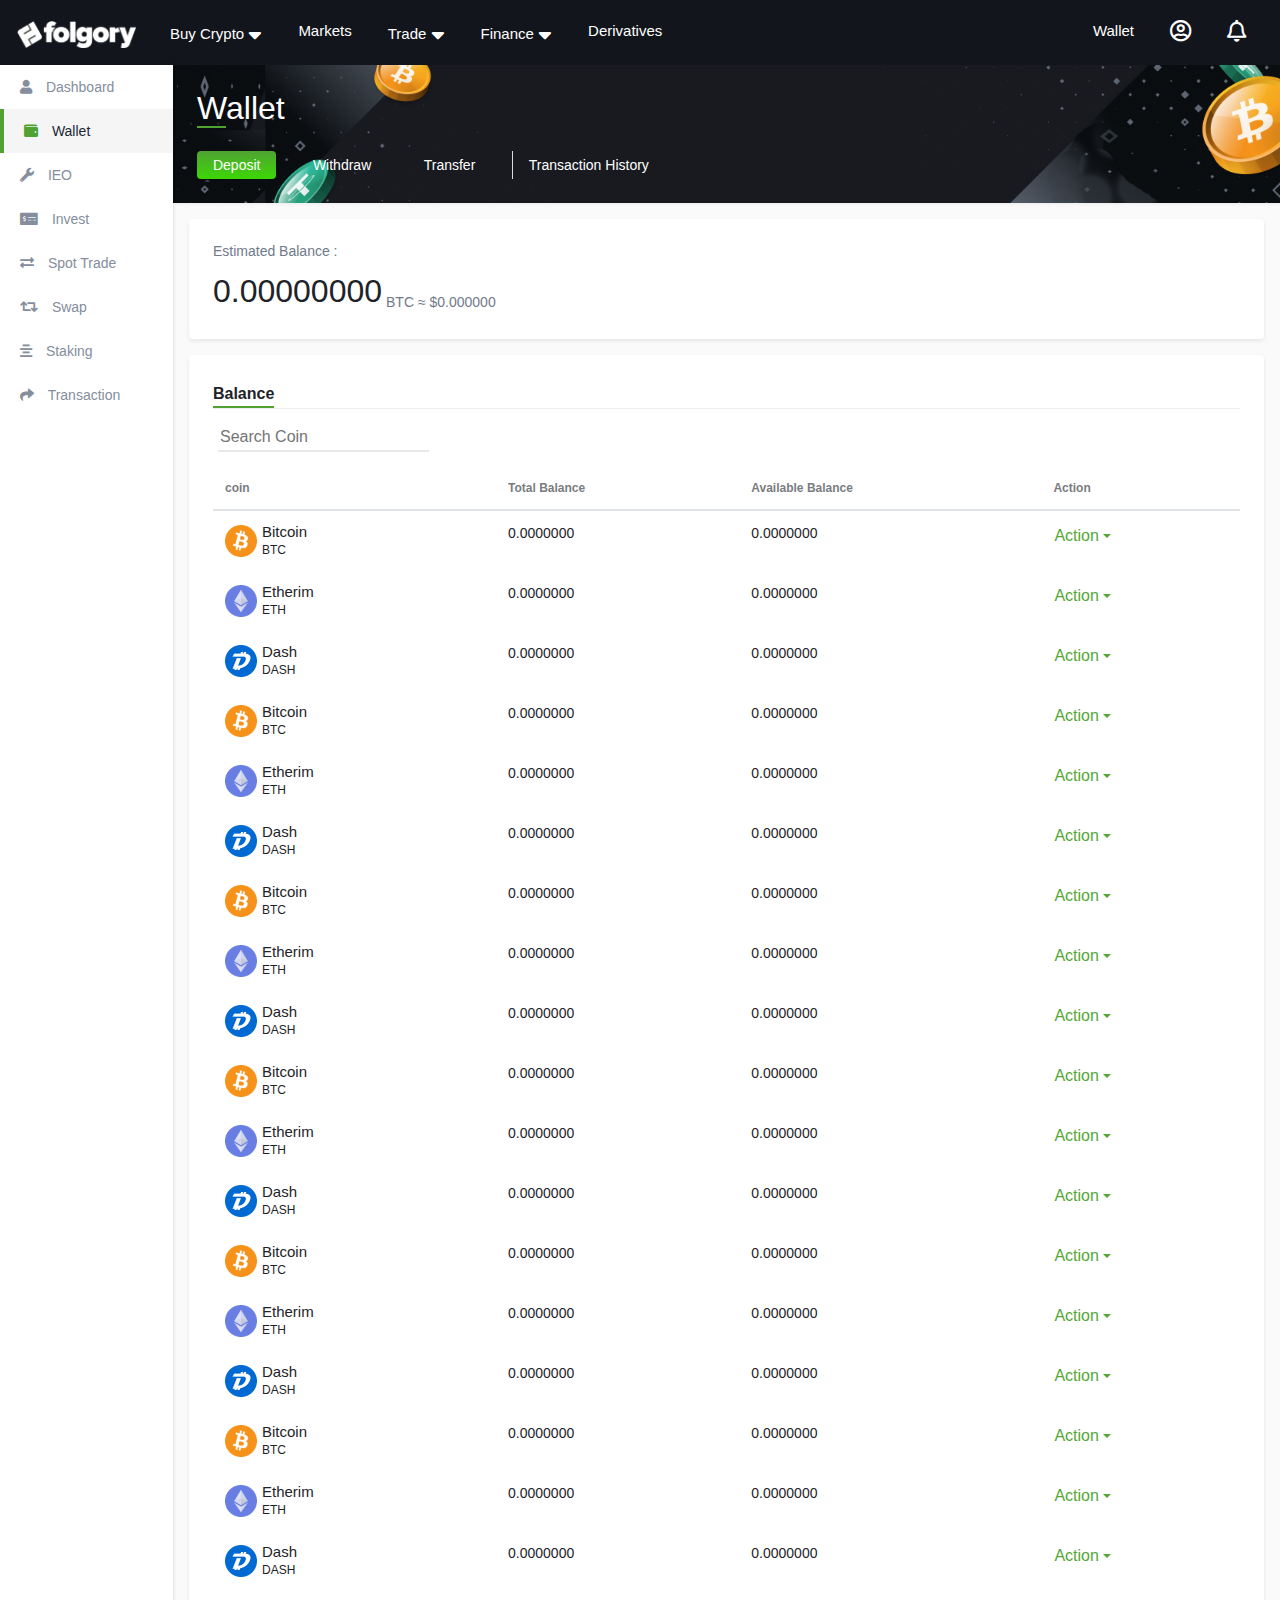
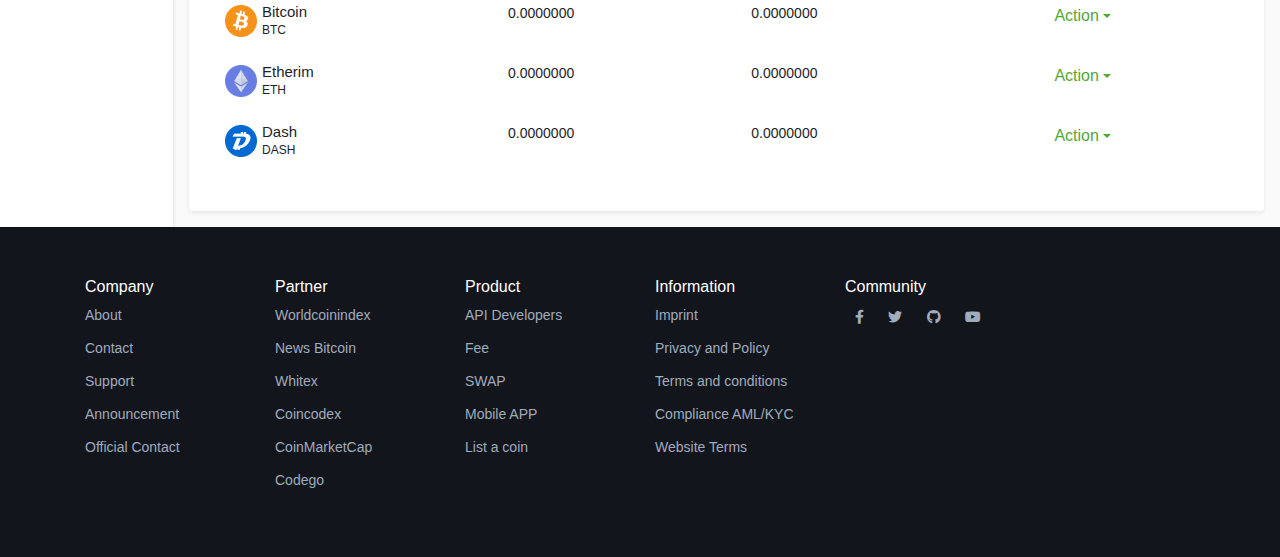
<file: wallet.html>
<!doctype html>
<html lang="en">
  <head>
    <!-- Required meta tags -->
    <meta charset="utf-8">
    <meta name="viewport" content="width=device-width, initial-scale=1, shrink-to-fit=no">

    <!-- Bootstrap CSS -->
    <link rel="stylesheet" href="https://maxcdn.bootstrapcdn.com/bootstrap/4.0.0/css/bootstrap.min.css" integrity="sha384-Gn5384xqQ1aoWXA+058RXPxPg6fy4IWvTNh0E263XmFcJlSAwiGgFAW/dAiS6JXm" crossorigin="anonymous">

    <title>Folgory</title>



      <link rel="stylesheet" type="text/css" href="css/style.css">
            <link href="https://cdnjs.cloudflare.com/ajax/libs/font-awesome/5.15.3/css/all.min.css" rel="stylesheet"> <!--load all styles -->
            <link rel="stylesheet" type="text/css" href="css/dash.css">

  </head>
  <body>
<nav class="navbar navbar-expand-lg navbar-light bg-light">
  <a class="navbar-brand" href="#"><img src="img/wlogo.png"></a>
  <button class="navbar-toggler" type="button" data-toggle="collapse" data-target="#navbarSupportedContent" aria-controls="navbarSupportedContent" aria-expanded="false" aria-label="Toggle navigation">
    <span class="navbar-toggler-icon"></span>
  </button>

  <div class="collapse navbar-collapse" id="navbarSupportedContent">
    <ul class="navbar-nav mr-auto">
      <li class="nav-item " id="buy">
        <a class="nav-link" href="#" >Buy Crypto <i class="fas fa-sort-down"></i></a>

          <div class="drop-dawn" id="buy-crypto">
        <ul>
          <li><h6><a href="">Creadit/Debit Card</a></h6>
            <p>Visa,Mastercard</p>
          </li>


          <li><h6><a href="">P2P Trading</a></h6>
            <p>Bank transfer</p>
          </li>


          <li><h6><a href="">Third-party payment</a></h6>
            <p>Simplex,Banxa,Paxos</p>
          </li>
        </ul>
        

      </div>
      </li>

    
      <li class="nav-item">
        <a class="nav-link" href="#">Markets</a>
      </li>

      <li class="nav-item " id="trade-link">
        <a class="nav-link" href="#">Trade <i class="fas fa-sort-down"></i></a>

         <div class="drop-dawn" id="trade">
        <ul>
          <li><h6><a href="">Convert</a></h6>
            <p>Easiest way to trade</p>
          </li>


          <li><h6><a href="">Classic</a></h6>
            <p>simple and easy to use interface</p>
          </li>


          <li><h6><a href="">Advanced</a></h6>
            <p>Full access to all trading tools</p>
          </li>

          <li><h6><a href="">Margin</a></h6>
            <p>Increase your profits with leverage</p>
          </li>
          <li><h6><a href="">P2P</a></h6>
            <p>Bank transfer</p>
          </li>
        </ul>
        

      </div>
      </li>

      <li class="nav-item " id="finance">
        <a class="nav-link" href="#">Finance <i class="fas fa-sort-down"></i></a>


         <div class="drop-dawn" id="invest">
        <ul>
          <li><h6><a href="">Folgory Earn</a></h6>
            <p>One step Earn solution</p>
          </li>


          <li><h6><a href="">Folgory pool</a></h6>
            <p>Mine more rewards by connecting to pool</p>
          </li>


          <li><h6><a href="">Folgory visa card</a></h6>
            <p>Convert and pay with crypto worldwide</p>
          </li>

         
        </ul>
        

      </div>
      </li>

      <li class="nav-item ">
        <a class="nav-link" href="#">Derivatives </a>
      </li>
     
     
    </ul>
    <div class=" my-2 my-lg-0">
      <ul class="navbar-nav mr-auto">
      <li class="nav-item ">
        <a class="nav-link" href="#">Wallet </a>
      </li>
      <li class="nav-item">
        <a class="nav-link" href="#"><i class="far fa-user-circle"></i></a>
      </li>

      <li class="nav-item ">
        <a class="nav-link" href="#"><i class="far fa-bell"></i></a>
      </li>

      
     
     
    </ul>
    </div>
  </div>
</nav>



<div class="main-flex">
<div class="left-tab">
  <ul>
    <li ><a href=""><i class="fas fa-user"></i> Dashboard</a></li>
        <li class="active"><a href=""><i class="fas fa-wallet"></i> Wallet</a></li>

    <li><a href=""><i class="fas fa-wrench"></i> IEO</a></li>

    <li><a href=""><i class="fas fa-money-check-alt"></i> Invest</a></li>

    <li><a href=""><i class="fas fa-exchange-alt"></i> Spot Trade</a></li>

    <li><a href=""><i class="fas fa-retweet"></i> Swap</a></li>
        <li><a href=""><i class="fas fa-align-center"></i> Staking</a></li>
    <li><a href=""><i class="fas fa-share"></i> Transaction</a></li>




  </ul>

</div>

<div class="right-tab">

  <div class="overview">
    
    <h3><span>W</span>allet</h3>

    <div class="overview-link">
      <a href="">Deposit</a>
      <a href="">Withdraw</a>
      <a href="">Transfer</a>
          <a href="" class="trans-link">Transaction History</a>

    </div>
  </div>

  


  <div class="balance">

    <div class="Estimated">
      <h6>Estimated Balance :</h6>
      <div class="amount">
        <h4>0.00000000</h4>
        <h5>BTC ≈ $0.000000</h5>

      </div>
      





    </div>


  
    
 

  </div>



  <div class="balance">

    <div class="coin-table">
      

          <h6><span>Balance</span></h6>




            <div class="table-  table-responsive">

              <input type="text" name="" placeholder="Search Coin">
    
    <table class="table table-hover">
  <thead>
    <tr>
      <th scope="col">coin</th>
      <th scope="col">Total Balance</th>
      <th scope="col">Available Balance</th>
      <th scope="col">Action</th>
    </tr>
  </thead>
  <tbody>
    <tr>
      
      <td><div class="coin-details"><img src="img/btc.png">

        <div><h5>Bitcoin</h5><p>BTC</p></div></div> </td>
      <td>0.0000000</td>
      <td>0.0000000</td>
      <td class="">      <div class="dropdown show">
  <a class="btn action-btn dropdown-toggle" href="#" role="button" id="dropdownMenuLink" data-toggle="dropdown" aria-haspopup="true" aria-expanded="false">
    Action
  </a>

  <div class="dropdown-menu" aria-labelledby="dropdownMenuLink">
    <a class="dropdown-item" href="#">Buy</a>
    <a class="dropdown-item" href="#">Deposit</a>
    <a class="dropdown-item" href="#">Withdraw</a>
        <a class="dropdown-item" href="#">Trade</a>
                <a class="dropdown-item" href="#">Earn</a>
        <a class="dropdown-item" href="#">Convert</a>




  </div>
</div></td>

    </tr>
      <tr>
      
 <td><div class="coin-details"><img src="img/3a8c9fe6-2a76-4ace-aa07-415d994de6f0.png">

        <div><h5>Etherim</h5><p>ETH</p></div></div> </td>  
            <td>0.0000000</td>
      <td>0.0000000</td>
<td class="">      <div class="dropdown show">
  <a class="btn action-btn dropdown-toggle" href="#" role="button" id="dropdownMenuLink" data-toggle="dropdown" aria-haspopup="true" aria-expanded="false">
    Action
  </a>

  <div class="dropdown-menu" aria-labelledby="dropdownMenuLink">
    <a class="dropdown-item" href="#">Buy</a>
    <a class="dropdown-item" href="#">Deposit</a>
    <a class="dropdown-item" href="#">Withdraw</a>
        <a class="dropdown-item" href="#">Trade</a>
                <a class="dropdown-item" href="#">Earn</a>
        <a class="dropdown-item" href="#">Convert</a>




  </div>
</div></td>
    </tr>



    <tr>
      
 <td><div class="coin-details"><img src="img/1605434268109.png">

        <div><h5>Dash</h5><p>DASH</p></div></div> </td> 
              <td>0.0000000</td>
      <td>0.0000000</td>
    <td class="">      <div class="dropdown show">
  <a class="btn action-btn dropdown-toggle" href="#" role="button" id="dropdownMenuLink" data-toggle="dropdown" aria-haspopup="true" aria-expanded="false">
    Action
  </a>

  <div class="dropdown-menu" aria-labelledby="dropdownMenuLink">
    <a class="dropdown-item" href="#">Buy</a>
    <a class="dropdown-item" href="#">Deposit</a>
    <a class="dropdown-item" href="#">Withdraw</a>
        <a class="dropdown-item" href="#">Trade</a>
                <a class="dropdown-item" href="#">Earn</a>
        <a class="dropdown-item" href="#">Convert</a>




  </div>
</div></td>
    </tr>




      <tr>
      
      <td><div class="coin-details"><img src="img/btc.png">

        <div><h5>Bitcoin</h5><p>BTC</p></div></div> </td>
      <td>0.0000000</td>
      <td>0.0000000</td>
      <td class="">      <div class="dropdown show">
  <a class="btn action-btn dropdown-toggle" href="#" role="button" id="dropdownMenuLink" data-toggle="dropdown" aria-haspopup="true" aria-expanded="false">
    Action
  </a>

  <div class="dropdown-menu" aria-labelledby="dropdownMenuLink">
    <a class="dropdown-item" href="#">Buy</a>
    <a class="dropdown-item" href="#">Deposit</a>
    <a class="dropdown-item" href="#">Withdraw</a>
        <a class="dropdown-item" href="#">Trade</a>
                <a class="dropdown-item" href="#">Earn</a>
        <a class="dropdown-item" href="#">Convert</a>




  </div>
</div></td>

    </tr>
      <tr>
      
 <td><div class="coin-details"><img src="img/3a8c9fe6-2a76-4ace-aa07-415d994de6f0.png">

        <div><h5>Etherim</h5><p>ETH</p></div></div> </td>  
            <td>0.0000000</td>
      <td>0.0000000</td>
<td class="">      <div class="dropdown show">
  <a class="btn action-btn dropdown-toggle" href="#" role="button" id="dropdownMenuLink" data-toggle="dropdown" aria-haspopup="true" aria-expanded="false">
    Action
  </a>

  <div class="dropdown-menu" aria-labelledby="dropdownMenuLink">
    <a class="dropdown-item" href="#">Buy</a>
    <a class="dropdown-item" href="#">Deposit</a>
    <a class="dropdown-item" href="#">Withdraw</a>
        <a class="dropdown-item" href="#">Trade</a>
                <a class="dropdown-item" href="#">Earn</a>
        <a class="dropdown-item" href="#">Convert</a>




  </div>
</div></td>
    </tr>



    <tr>
      
 <td><div class="coin-details"><img src="img/1605434268109.png">

        <div><h5>Dash</h5><p>DASH</p></div></div> </td> 
              <td>0.0000000</td>
      <td>0.0000000</td>
    <td class="">      <div class="dropdown show">
  <a class="btn action-btn dropdown-toggle" href="#" role="button" id="dropdownMenuLink" data-toggle="dropdown" aria-haspopup="true" aria-expanded="false">
    Action
  </a>

  <div class="dropdown-menu" aria-labelledby="dropdownMenuLink">
    <a class="dropdown-item" href="#">Buy</a>
    <a class="dropdown-item" href="#">Deposit</a>
    <a class="dropdown-item" href="#">Withdraw</a>
        <a class="dropdown-item" href="#">Trade</a>
                <a class="dropdown-item" href="#">Earn</a>
        <a class="dropdown-item" href="#">Convert</a>




  </div>
</div></td>
    </tr>



      <tr>
      
      <td><div class="coin-details"><img src="img/btc.png">

        <div><h5>Bitcoin</h5><p>BTC</p></div></div> </td>
      <td>0.0000000</td>
      <td>0.0000000</td>
      <td class="">      <div class="dropdown show">
  <a class="btn action-btn dropdown-toggle" href="#" role="button" id="dropdownMenuLink" data-toggle="dropdown" aria-haspopup="true" aria-expanded="false">
    Action
  </a>

  <div class="dropdown-menu" aria-labelledby="dropdownMenuLink">
    <a class="dropdown-item" href="#">Buy</a>
    <a class="dropdown-item" href="#">Deposit</a>
    <a class="dropdown-item" href="#">Withdraw</a>
        <a class="dropdown-item" href="#">Trade</a>
                <a class="dropdown-item" href="#">Earn</a>
        <a class="dropdown-item" href="#">Convert</a>




  </div>
</div></td>

    </tr>
      <tr>
      
 <td><div class="coin-details"><img src="img/3a8c9fe6-2a76-4ace-aa07-415d994de6f0.png">

        <div><h5>Etherim</h5><p>ETH</p></div></div> </td>  
            <td>0.0000000</td>
      <td>0.0000000</td>
<td class="">      <div class="dropdown show">
  <a class="btn action-btn dropdown-toggle" href="#" role="button" id="dropdownMenuLink" data-toggle="dropdown" aria-haspopup="true" aria-expanded="false">
    Action
  </a>

  <div class="dropdown-menu" aria-labelledby="dropdownMenuLink">
    <a class="dropdown-item" href="#">Buy</a>
    <a class="dropdown-item" href="#">Deposit</a>
    <a class="dropdown-item" href="#">Withdraw</a>
        <a class="dropdown-item" href="#">Trade</a>
                <a class="dropdown-item" href="#">Earn</a>
        <a class="dropdown-item" href="#">Convert</a>




  </div>
</div></td>
    </tr>



    <tr>
      
 <td><div class="coin-details"><img src="img/1605434268109.png">

        <div><h5>Dash</h5><p>DASH</p></div></div> </td> 
              <td>0.0000000</td>
      <td>0.0000000</td>
    <td class="">      <div class="dropdown show">
  <a class="btn action-btn dropdown-toggle" href="#" role="button" id="dropdownMenuLink" data-toggle="dropdown" aria-haspopup="true" aria-expanded="false">
    Action
  </a>

  <div class="dropdown-menu" aria-labelledby="dropdownMenuLink">
    <a class="dropdown-item" href="#">Buy</a>
    <a class="dropdown-item" href="#">Deposit</a>
    <a class="dropdown-item" href="#">Withdraw</a>
        <a class="dropdown-item" href="#">Trade</a>
                <a class="dropdown-item" href="#">Earn</a>
        <a class="dropdown-item" href="#">Convert</a>




  </div>
</div></td>
    </tr>



      <tr>
      
      <td><div class="coin-details"><img src="img/btc.png">

        <div><h5>Bitcoin</h5><p>BTC</p></div></div> </td>
      <td>0.0000000</td>
      <td>0.0000000</td>
      <td class="">      <div class="dropdown show">
  <a class="btn action-btn dropdown-toggle" href="#" role="button" id="dropdownMenuLink" data-toggle="dropdown" aria-haspopup="true" aria-expanded="false">
    Action
  </a>

  <div class="dropdown-menu" aria-labelledby="dropdownMenuLink">
    <a class="dropdown-item" href="#">Buy</a>
    <a class="dropdown-item" href="#">Deposit</a>
    <a class="dropdown-item" href="#">Withdraw</a>
        <a class="dropdown-item" href="#">Trade</a>
                <a class="dropdown-item" href="#">Earn</a>
        <a class="dropdown-item" href="#">Convert</a>




  </div>
</div></td>

    </tr>
      <tr>
      
 <td><div class="coin-details"><img src="img/3a8c9fe6-2a76-4ace-aa07-415d994de6f0.png">

        <div><h5>Etherim</h5><p>ETH</p></div></div> </td>  
            <td>0.0000000</td>
      <td>0.0000000</td>
<td class="">      <div class="dropdown show">
  <a class="btn action-btn dropdown-toggle" href="#" role="button" id="dropdownMenuLink" data-toggle="dropdown" aria-haspopup="true" aria-expanded="false">
    Action
  </a>

  <div class="dropdown-menu" aria-labelledby="dropdownMenuLink">
    <a class="dropdown-item" href="#">Buy</a>
    <a class="dropdown-item" href="#">Deposit</a>
    <a class="dropdown-item" href="#">Withdraw</a>
        <a class="dropdown-item" href="#">Trade</a>
                <a class="dropdown-item" href="#">Earn</a>
        <a class="dropdown-item" href="#">Convert</a>




  </div>
</div></td>
    </tr>



    <tr>
      
 <td><div class="coin-details"><img src="img/1605434268109.png">

        <div><h5>Dash</h5><p>DASH</p></div></div> </td> 
              <td>0.0000000</td>
      <td>0.0000000</td>
    <td class="">      <div class="dropdown show">
  <a class="btn action-btn dropdown-toggle" href="#" role="button" id="dropdownMenuLink" data-toggle="dropdown" aria-haspopup="true" aria-expanded="false">
    Action
  </a>

  <div class="dropdown-menu" aria-labelledby="dropdownMenuLink">
    <a class="dropdown-item" href="#">Buy</a>
    <a class="dropdown-item" href="#">Deposit</a>
    <a class="dropdown-item" href="#">Withdraw</a>
        <a class="dropdown-item" href="#">Trade</a>
                <a class="dropdown-item" href="#">Earn</a>
        <a class="dropdown-item" href="#">Convert</a>




  </div>
</div></td>
    </tr>


      <tr>
      
      <td><div class="coin-details"><img src="img/btc.png">

        <div><h5>Bitcoin</h5><p>BTC</p></div></div> </td>
      <td>0.0000000</td>
      <td>0.0000000</td>
      <td class="">      <div class="dropdown show">
  <a class="btn action-btn dropdown-toggle" href="#" role="button" id="dropdownMenuLink" data-toggle="dropdown" aria-haspopup="true" aria-expanded="false">
    Action
  </a>

  <div class="dropdown-menu" aria-labelledby="dropdownMenuLink">
    <a class="dropdown-item" href="#">Buy</a>
    <a class="dropdown-item" href="#">Deposit</a>
    <a class="dropdown-item" href="#">Withdraw</a>
        <a class="dropdown-item" href="#">Trade</a>
                <a class="dropdown-item" href="#">Earn</a>
        <a class="dropdown-item" href="#">Convert</a>




  </div>
</div></td>

    </tr>
      <tr>
      
 <td><div class="coin-details"><img src="img/3a8c9fe6-2a76-4ace-aa07-415d994de6f0.png">

        <div><h5>Etherim</h5><p>ETH</p></div></div> </td>  
            <td>0.0000000</td>
      <td>0.0000000</td>
<td class="">      <div class="dropdown show">
  <a class="btn action-btn dropdown-toggle" href="#" role="button" id="dropdownMenuLink" data-toggle="dropdown" aria-haspopup="true" aria-expanded="false">
    Action
  </a>

  <div class="dropdown-menu" aria-labelledby="dropdownMenuLink">
    <a class="dropdown-item" href="#">Buy</a>
    <a class="dropdown-item" href="#">Deposit</a>
    <a class="dropdown-item" href="#">Withdraw</a>
        <a class="dropdown-item" href="#">Trade</a>
                <a class="dropdown-item" href="#">Earn</a>
        <a class="dropdown-item" href="#">Convert</a>




  </div>
</div></td>
    </tr>



    <tr>
      
 <td><div class="coin-details"><img src="img/1605434268109.png">

        <div><h5>Dash</h5><p>DASH</p></div></div> </td> 
              <td>0.0000000</td>
      <td>0.0000000</td>
    <td class="">      <div class="dropdown show">
  <a class="btn action-btn dropdown-toggle" href="#" role="button" id="dropdownMenuLink" data-toggle="dropdown" aria-haspopup="true" aria-expanded="false">
    Action
  </a>

  <div class="dropdown-menu" aria-labelledby="dropdownMenuLink">
    <a class="dropdown-item" href="#">Buy</a>
    <a class="dropdown-item" href="#">Deposit</a>
    <a class="dropdown-item" href="#">Withdraw</a>
        <a class="dropdown-item" href="#">Trade</a>
                <a class="dropdown-item" href="#">Earn</a>
        <a class="dropdown-item" href="#">Convert</a>




  </div>
</div></td>
    </tr>


      <tr>
      
      <td><div class="coin-details"><img src="img/btc.png">

        <div><h5>Bitcoin</h5><p>BTC</p></div></div> </td>
      <td>0.0000000</td>
      <td>0.0000000</td>
      <td class="">      <div class="dropdown show">
  <a class="btn action-btn dropdown-toggle" href="#" role="button" id="dropdownMenuLink" data-toggle="dropdown" aria-haspopup="true" aria-expanded="false">
    Action
  </a>

  <div class="dropdown-menu" aria-labelledby="dropdownMenuLink">
    <a class="dropdown-item" href="#">Buy</a>
    <a class="dropdown-item" href="#">Deposit</a>
    <a class="dropdown-item" href="#">Withdraw</a>
        <a class="dropdown-item" href="#">Trade</a>
                <a class="dropdown-item" href="#">Earn</a>
        <a class="dropdown-item" href="#">Convert</a>




  </div>
</div></td>

    </tr>
      <tr>
      
 <td><div class="coin-details"><img src="img/3a8c9fe6-2a76-4ace-aa07-415d994de6f0.png">

        <div><h5>Etherim</h5><p>ETH</p></div></div> </td>  
            <td>0.0000000</td>
      <td>0.0000000</td>
<td class="">      <div class="dropdown show">
  <a class="btn action-btn dropdown-toggle" href="#" role="button" id="dropdownMenuLink" data-toggle="dropdown" aria-haspopup="true" aria-expanded="false">
    Action
  </a>

  <div class="dropdown-menu" aria-labelledby="dropdownMenuLink">
    <a class="dropdown-item" href="#">Buy</a>
    <a class="dropdown-item" href="#">Deposit</a>
    <a class="dropdown-item" href="#">Withdraw</a>
        <a class="dropdown-item" href="#">Trade</a>
                <a class="dropdown-item" href="#">Earn</a>
        <a class="dropdown-item" href="#">Convert</a>




  </div>
</div></td>
    </tr>



    <tr>
      
 <td><div class="coin-details"><img src="img/1605434268109.png">

        <div><h5>Dash</h5><p>DASH</p></div></div> </td> 
              <td>0.0000000</td>
      <td>0.0000000</td>
    <td class="">      <div class="dropdown show">
  <a class="btn action-btn dropdown-toggle" href="#" role="button" id="dropdownMenuLink" data-toggle="dropdown" aria-haspopup="true" aria-expanded="false">
    Action
  </a>

  <div class="dropdown-menu" aria-labelledby="dropdownMenuLink">
    <a class="dropdown-item" href="#">Buy</a>
    <a class="dropdown-item" href="#">Deposit</a>
    <a class="dropdown-item" href="#">Withdraw</a>
        <a class="dropdown-item" href="#">Trade</a>
                <a class="dropdown-item" href="#">Earn</a>
        <a class="dropdown-item" href="#">Convert</a>




  </div>
</div></td>
    </tr>


      <tr>
      
      <td><div class="coin-details"><img src="img/btc.png">

        <div><h5>Bitcoin</h5><p>BTC</p></div></div> </td>
      <td>0.0000000</td>
      <td>0.0000000</td>
      <td class="">      <div class="dropdown show">
  <a class="btn action-btn dropdown-toggle" href="#" role="button" id="dropdownMenuLink" data-toggle="dropdown" aria-haspopup="true" aria-expanded="false">
    Action
  </a>

  <div class="dropdown-menu" aria-labelledby="dropdownMenuLink">
    <a class="dropdown-item" href="#">Buy</a>
    <a class="dropdown-item" href="#">Deposit</a>
    <a class="dropdown-item" href="#">Withdraw</a>
        <a class="dropdown-item" href="#">Trade</a>
                <a class="dropdown-item" href="#">Earn</a>
        <a class="dropdown-item" href="#">Convert</a>




  </div>
</div></td>

    </tr>
      <tr>
      
 <td><div class="coin-details"><img src="img/3a8c9fe6-2a76-4ace-aa07-415d994de6f0.png">

        <div><h5>Etherim</h5><p>ETH</p></div></div> </td>  
            <td>0.0000000</td>
      <td>0.0000000</td>
<td class="">      <div class="dropdown show">
  <a class="btn action-btn dropdown-toggle" href="#" role="button" id="dropdownMenuLink" data-toggle="dropdown" aria-haspopup="true" aria-expanded="false">
    Action
  </a>

  <div class="dropdown-menu" aria-labelledby="dropdownMenuLink">
    <a class="dropdown-item" href="#">Buy</a>
    <a class="dropdown-item" href="#">Deposit</a>
    <a class="dropdown-item" href="#">Withdraw</a>
        <a class="dropdown-item" href="#">Trade</a>
                <a class="dropdown-item" href="#">Earn</a>
        <a class="dropdown-item" href="#">Convert</a>




  </div>
</div></td>
    </tr>



    <tr>
      
 <td><div class="coin-details"><img src="img/1605434268109.png">

        <div><h5>Dash</h5><p>DASH</p></div></div> </td> 
              <td>0.0000000</td>
      <td>0.0000000</td>
    <td class="">      <div class="dropdown show">
  <a class="btn action-btn dropdown-toggle" href="#" role="button" id="dropdownMenuLink" data-toggle="dropdown" aria-haspopup="true" aria-expanded="false">
    Action
  </a>

  <div class="dropdown-menu" aria-labelledby="dropdownMenuLink">
    <a class="dropdown-item" href="#">Buy</a>
    <a class="dropdown-item" href="#">Deposit</a>
    <a class="dropdown-item" href="#">Withdraw</a>
        <a class="dropdown-item" href="#">Trade</a>
                <a class="dropdown-item" href="#">Earn</a>
        <a class="dropdown-item" href="#">Convert</a>




  </div>
</div></td>
    </tr>
  </tbody>
</table>
  </div>






    </div>


    


  
    
 

  </div>



 




  


</div>






</div>



<footer>
  <div class="container">
    <div class="row">
      
      <div class="col-md-2 ">

            <h6>Company</h6>

        <ul>
          <li><a href="">About</a> </li>
          <li><a href="">Contact</a></li>
          <li><a href="">Support</a></li>
          <li><a href="">Announcement</a></li>
          <li><a href="">Official Contact</a></li>
        </ul>

      </div>




      <div class="col-md-2 ">

            <h6>Partner</h6>
        <ul>
          <li><a href="https://www.worldcoinindex.com/exchange/folgory/">Worldcoinindex</a> </li>
          <li><a href="https://newsbitcoin.cash/folgory-exchange-best-exchange-in-terms-of-liquidity-rating-according-to-coinmarketcap/">News Bitcoin</a></li>
          <li><a href="https://whitex.exchange/">Whitex</a></li>
          <li><a href="https://coincodex.com/exchange/folgory/">Coincodex</a></li>
          <li><a href="https://coinmarketcap.com/exchanges/folgory/">CoinMarketCap</a></li>
          <li><a href="https://codegotech.com/">Codego</a></li>

        </ul>

      </div>






      <div class="col-md-2 ">

            <h6>Product</h6>
        <ul>
          <li><a href="">API Developers</a> </li>
          <li><a href="">Fee</a></li>
          <li><a href="">SWAP</a></li>
          <li><a href="">Mobile APP</a></li>
          <li><a href="">List a coin</a></li>

        </ul>

      </div>




      <div class="col-md-2 ">

             <h6>Information</h6>
        <ul>
          <li><a href="">Imprint</a> </li>
          <li><a href="">Privacy and Policy</a></li>
          <li><a href="">Terms and conditions</a></li>
          <li><a href="">Compliance AML/KYC</a></li>
          <li><a href="">Website Terms</a></li>

        </ul>

      </div>


      <div class="col-md-2 ">

             <h6>Community</h6>
       <ul class="social">
            <li><a href="#"><i class="fab fa-facebook-f"></i></a></li>

             <li><a href="https://twitter.com/folgory1"><i class="fab fa-twitter"></i></a></li>

            <li><a href=""><i class="fab fa-github"></i> </a> </li>

            <li><a href=""><i class="fab fa-youtube"></i></a></li>


          </ul>

      </div>



    </div>
    


  </div>
  


</footer>



    <!-- Optional JavaScript -->
    <!-- jQuery first, then Popper.js, then Bootstrap JS -->
    <script src="https://code.jquery.com/jquery-3.2.1.slim.min.js" integrity="sha384-KJ3o2DKtIkvYIK3UENzmM7KCkRr/rE9/Qpg6aAZGJwFDMVNA/GpGFF93hXpG5KkN" crossorigin="anonymous"></script>
    <script src="https://cdnjs.cloudflare.com/ajax/libs/popper.js/1.12.9/umd/popper.min.js" integrity="sha384-ApNbgh9B+Y1QKtv3Rn7W3mgPxhU9K/ScQsAP7hUibX39j7fakFPskvXusvfa0b4Q" crossorigin="anonymous"></script>
    <script src="https://maxcdn.bootstrapcdn.com/bootstrap/4.0.0/js/bootstrap.min.js" integrity="sha384-JZR6Spejh4U02d8jOt6vLEHfe/JQGiRRSQQxSfFWpi1MquVdAyjUar5+76PVCmYl" crossorigin="anonymous"></script>
    <script type="text/javascript" src="js/maim.js"></script>
  </body>
</html>
</file>
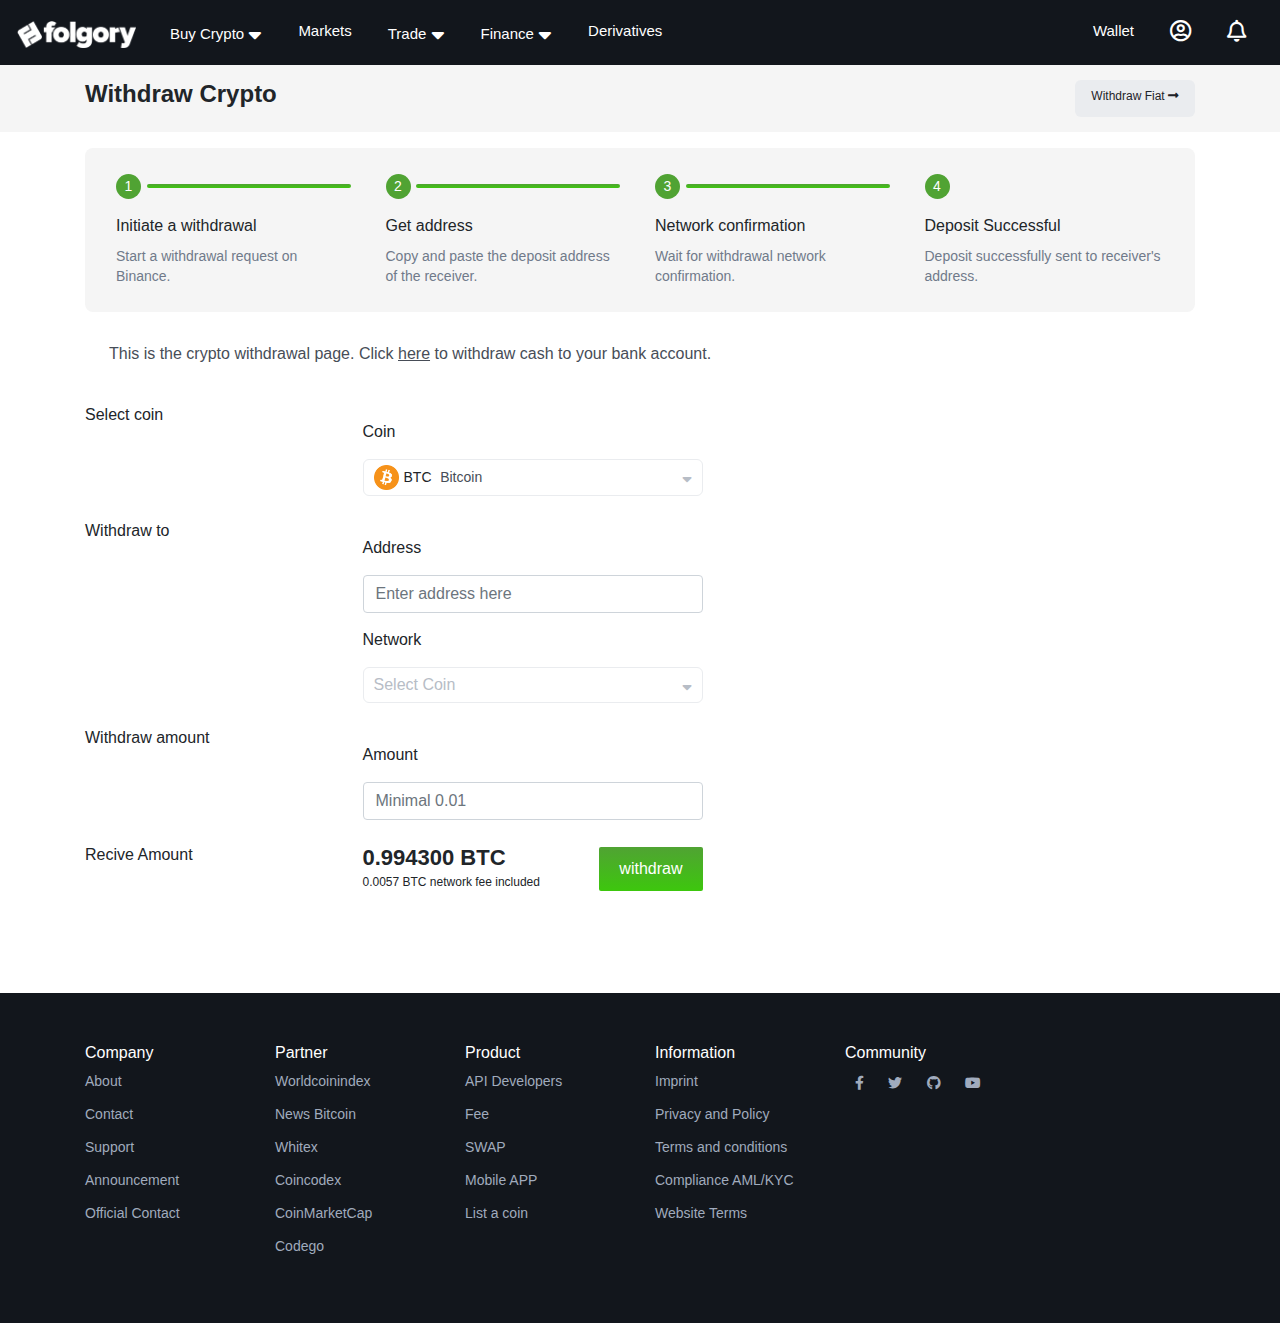
<file: withdraw-crypto.html>
<!doctype html>
<html lang="en">
  <head>
    <!-- Required meta tags -->
    <meta charset="utf-8">
    <meta name="viewport" content="width=device-width, initial-scale=1, shrink-to-fit=no">

    <!-- Bootstrap CSS -->
    <link rel="stylesheet" href="https://maxcdn.bootstrapcdn.com/bootstrap/4.0.0/css/bootstrap.min.css" integrity="sha384-Gn5384xqQ1aoWXA+058RXPxPg6fy4IWvTNh0E263XmFcJlSAwiGgFAW/dAiS6JXm" crossorigin="anonymous">

    <title>Folgory</title>



      <link rel="stylesheet" type="text/css" href="css/style.css">
            <link href="https://cdnjs.cloudflare.com/ajax/libs/font-awesome/5.15.3/css/all.min.css" rel="stylesheet"> <!--load all styles -->
            <link rel="stylesheet" type="text/css" href="css/dash.css">

  </head>
  <body>
<nav class="navbar navbar-expand-lg navbar-light bg-light">
  <a class="navbar-brand" href="#"><img src="img/wlogo.png"></a>
  <button class="navbar-toggler" type="button" data-toggle="collapse" data-target="#navbarSupportedContent" aria-controls="navbarSupportedContent" aria-expanded="false" aria-label="Toggle navigation">
    <span class="navbar-toggler-icon"></span>
  </button>

  <div class="collapse navbar-collapse" id="navbarSupportedContent">
    <ul class="navbar-nav mr-auto">
      <li class="nav-item " id="buy">
        <a class="nav-link" href="#" >Buy Crypto <i class="fas fa-sort-down"></i></a>

          <div class="drop-dawn" id="buy-crypto">
        <ul>
          <li><h6><a href="">Creadit/Debit Card</a></h6>
            <p>Visa,Mastercard</p>
          </li>


          <li><h6><a href="">P2P Trading</a></h6>
            <p>Bank transfer</p>
          </li>


          <li><h6><a href="">Third-party payment</a></h6>
            <p>Simplex,Banxa,Paxos</p>
          </li>
        </ul>
        

      </div>
      </li>

    
      <li class="nav-item">
        <a class="nav-link" href="#">Markets</a>
      </li>

      <li class="nav-item " id="trade-link">
        <a class="nav-link" href="#">Trade <i class="fas fa-sort-down"></i></a>

         <div class="drop-dawn" id="trade">
        <ul>
          <li><h6><a href="">Convert</a></h6>
            <p>Easiest way to trade</p>
          </li>


          <li><h6><a href="">Classic</a></h6>
            <p>simple and easy to use interface</p>
          </li>


          <li><h6><a href="">Advanced</a></h6>
            <p>Full access to all trading tools</p>
          </li>

          <li><h6><a href="">Margin</a></h6>
            <p>Increase your profits with leverage</p>
          </li>
          <li><h6><a href="">P2P</a></h6>
            <p>Bank transfer</p>
          </li>
        </ul>
        

      </div>
      </li>

      <li class="nav-item " id="finance">
        <a class="nav-link" href="#">Finance <i class="fas fa-sort-down"></i></a>


         <div class="drop-dawn" id="invest">
        <ul>
          <li><h6><a href="">Folgory Earn</a></h6>
            <p>One step Earn solution</p>
          </li>


          <li><h6><a href="">Folgory pool</a></h6>
            <p>Mine more rewards by connecting to pool</p>
          </li>


          <li><h6><a href="">Folgory visa card</a></h6>
            <p>Convert and pay with crypto worldwide</p>
          </li>

         
        </ul>
        

      </div>
      </li>

      <li class="nav-item ">
        <a class="nav-link" href="#">Derivatives </a>
      </li>
     
     
    </ul>
    <div class=" my-2 my-lg-0">
      <ul class="navbar-nav mr-auto">
      <li class="nav-item ">
        <a class="nav-link" href="#">Wallet </a>
      </li>
      <li class="nav-item">
        <a class="nav-link" href="#"><i class="far fa-user-circle"></i></a>
      </li>

      <li class="nav-item ">
        <a class="nav-link" href="#"><i class="far fa-bell"></i></a>
      </li>

      
     
     
    </ul>
    </div>
  </div>
</nav>


<div class="flex-wi">
<div class="crypto-depo">

  
    <div class="deposite ">
      <div class="deposite-head container">
       <h2>Withdraw Crypto</h2>
    <a href="">Withdraw  Fiat <i class="fas fa-long-arrow-alt-right"></i></a>
    </div>
   
    

  </div>

  <div class="tips-depos container">
    
<div class="inside-crypto ">
  <div class="col-md-3">
    <div class="ins-num">
      <div class="instruction-num">1</div>
      <div class="line-btw"></div>
      
    </div>
    <h6>Initiate a withdrawal</h6>
    <p>Start a withdrawal request on Binance.</p>
  </div>

  <div  class="col-md-3">
    <div class="ins-num">
      <div class="instruction-num">2</div>
      <div class="line-btw"></div>
      
    </div>
    <h6>Get address</h6>
    <p>Copy and paste the deposit address of the receiver.</p>
  </div>



  <div  class="col-md-3">

    <div class="ins-num">
      <div class="instruction-num">3</div>
      <div class="line-btw"></div>
      
    </div>
    <h6>Network confirmation</h6>
    <p>Wait for withdrawal network confirmation.</p>
  </div>

 <div  class="col-md-3">
  <div class="ins-num">
      <div class="instruction-num">4</div>
      
    </div>
    <h6>Deposit Successful</h6>
    <p>Deposit successfully sent to receiver's address.</p>
  </div>


  
</div>


<h5 class="buy-crt">This is the crypto withdrawal page. Click <a href="">here</a>  to withdraw cash to your bank account.
</h5>


  </div>





  <div class="container">
    <div class="coin-withdraw">

      <div class="select-coin">
        <h6>Select coin </h6>
        <div>
      <label>Coin</label>
      <div class="select-mune" data-toggle="modal" data-target="#exampleModalCenter2">
        <div class="coin-slect-det">
               <div class="coin-img"><img src="img/btc.png"> </div>
               <h5>BTC</h5>
               <h6>Bitcoin</h6></div>
        <p><i class="fas fa-sort-down"></i></p>

      </div>

      </div>

      </div>




      <div class="select-coin">
        <h6>Withdraw to </h6>

        <div >
                <label>Address</label>
                <input type="text" class="form-control" placeholder="Enter address here" name="">
                <div>
      <label>Network</label>
      <div class="select-mune" data-toggle="modal" data-target="#exampleModalCenter3">
        <p>Select Coin</p>
        <p><i class="fas fa-sort-down"></i></p>

      </div>

      </div>
        </div>
        

      </div>


      <div class="select-coin">
        <h6>Withdraw amount </h6>

        <div >
                <label>Amount</label>
                <input type="number" class="form-control" placeholder="Minimal 0.01" name="">
          
        </div>
        

      </div>



      <div class="select-coin">
        <h6>Recive Amount </h6>

        <div class="balance-withdraw">
          <div>
               <h2>0.994300 BTC</h2>
               <p>0.0057 BTC network fee included</p></div>
               <a href="#">withdraw</a>
          
        </div>
        

      </div>

      





      
    </div>
    

  </div>






<!-- Modal -->

<div class="modal fade" id="exampleModalCenter2" tabindex="-1" role="dialog" aria-labelledby="exampleModalCenterTitle" aria-hidden="true">
  <div class="modal-dialog modal-dialog-centered" role="document">
    <div class="modal-content">
      <div class="modal-header">
        <h5 class="modal-title" id="exampleModalLongTitle">Select coin to deposit</h5>
        <button type="button" class="close" data-dismiss="modal" aria-label="Close">
          <span aria-hidden="true">&times;</span>
        </button>
      </div>
      <div class="modal-body">
          <div class="coin-serch-input">
        <input type="text" class="form-control" name="" placeholder="Search coin name">
        </div>
        <div class="coin-list">
          <ul>
            <li>
              <a href="#btc" data="btc" data-dismiss="modal" >
              <div class="flex-list-c" ><img src="img/btc.png">

                <div>
                  <h6>Bitcoin</h6>
                  <p>BTC</p>

                </div>

              </div>
            </a>


            </li>

            <li>
              <a href="" data='eth'>
              <div class="flex-list-c" ><img src="img/3a8c9fe6-2a76-4ace-aa07-415d994de6f0.png">

                <div>
                  <h6>Ethereum</h6>
                  <p>ETH</p>

                </div>

              </div>
            </a>


            </li>

            <li>
              <a href="" data='usdt'>
              <div class="flex-list-c" ><img src="img/1598080985825.png">

                <div>
                  <h6>USDT</h6>
                  <p>USD</p>

                </div>

              </div>
            </a>


            </li>

            <li>
              <a href="" data='usdf'>
              <div class="flex-list-c" ><img src="img/1597745140USDF256.png">

                <div>
                  <h6>USDF</h6>
                  <p>USDF</p>

                </div>

              </div>
            </a>


            </li>
          </ul>

        </div>
     

     
    
      </div>
      <div class="modal-footer">
        
      </div>
    </div>
  </div>
</div>










<!-- Modal -->

<div class="modal fade" id="exampleModalCenter3" tabindex="-1" role="dialog" aria-labelledby="exampleModalCenterTitle" aria-hidden="true">
  <div class="modal-dialog modal-dialog-centered" role="document">
    <div class="modal-content">
      <div class="modal-header">
        <h5 class="modal-title" id="exampleModalLongTitle">Select network</h5>
        <button type="button" class="close" data-dismiss="modal" aria-label="Close">
          <span aria-hidden="true">&times;</span>
        </button>
      </div>
      <div class="modal-body network">
          <div class="coin-serch-input">
        <p>
          Ensure the network you choose to deposit matches the withdrawal network, or assets may be lost.

        </p>
        </div>
        <div class="coin-list">
          <ul>
            <li>
              <a href="" data="btc">
              <div class="flex-list-c" >
                <div class="bep"><h6>BEP2</h6>
                <p>Binance Chain (BNB)</p>
              </div>

                

                <div class="avg">
                  <p>Avg. arrival time</p>
                  <p>≈ 2 minutes</p>

                </div>

              </div>
            </a>


            </li>

             <li>
              <a href="" data="btc">
              <div class="flex-list-c" >
                <div class="bep"><h6>BEP2</h6>
                <p>Binance Chain (BNB)</p>
              </div>

                

                <div class="avg">
                  <p>Avg. arrival time</p>
                  <p>≈ 2 minutes</p>

                </div>

              </div>
            </a>


            </li>




             <li>
              <a href="" data="btc">
              <div class="flex-list-c" >
                <div class="bep"><h6>BEP2</h6>
                <p>Binance Chain (BNB)</p>
              </div>

                

                <div class="avg">
                  <p>Avg. arrival time</p>
                  <p>≈ 2 minutes</p>

                </div>

              </div>
            </a>


            
          </ul>

        </div>
     

     
    
      </div>
      <div class="modal-footer">
        
      </div>
    </div>
  </div>
</div>












</div>

</div>

  


<footer>
  <div class="container">
    <div class="row">
      
      <div class="col-md-2 ">

            <h6>Company</h6>

        <ul>
          <li><a href="">About</a> </li>
          <li><a href="">Contact</a></li>
          <li><a href="">Support</a></li>
          <li><a href="">Announcement</a></li>
          <li><a href="">Official Contact</a></li>
        </ul>

      </div>




      <div class="col-md-2 ">

            <h6>Partner</h6>
        <ul>
          <li><a href="https://www.worldcoinindex.com/exchange/folgory/">Worldcoinindex</a> </li>
          <li><a href="https://newsbitcoin.cash/folgory-exchange-best-exchange-in-terms-of-liquidity-rating-according-to-coinmarketcap/">News Bitcoin</a></li>
          <li><a href="https://whitex.exchange/">Whitex</a></li>
          <li><a href="https://coincodex.com/exchange/folgory/">Coincodex</a></li>
          <li><a href="https://coinmarketcap.com/exchanges/folgory/">CoinMarketCap</a></li>
          <li><a href="https://codegotech.com/">Codego</a></li>

        </ul>

      </div>






      <div class="col-md-2 ">

            <h6>Product</h6>
        <ul>
          <li><a href="">API Developers</a> </li>
          <li><a href="">Fee</a></li>
          <li><a href="">SWAP</a></li>
          <li><a href="">Mobile APP</a></li>
          <li><a href="">List a coin</a></li>

        </ul>

      </div>




      <div class="col-md-2 ">

             <h6>Information</h6>
        <ul>
          <li><a href="">Imprint</a> </li>
          <li><a href="">Privacy and Policy</a></li>
          <li><a href="">Terms and conditions</a></li>
          <li><a href="">Compliance AML/KYC</a></li>
          <li><a href="">Website Terms</a></li>

        </ul>

      </div>


      <div class="col-md-2 ">

             <h6>Community</h6>
       <ul class="social">
            <li><a href="#"><i class="fab fa-facebook-f"></i></a></li>

             <li><a href="https://twitter.com/folgory1"><i class="fab fa-twitter"></i></a></li>

            <li><a href=""><i class="fab fa-github"></i> </a> </li>

            <li><a href=""><i class="fab fa-youtube"></i></a></li>


          </ul>

      </div>



    </div>
    


  </div>
  


</footer>



    <!-- Optional JavaScript -->
    <!-- jQuery first, then Popper.js, then Bootstrap JS -->
    <script src="https://code.jquery.com/jquery-3.2.1.slim.min.js" integrity="sha384-KJ3o2DKtIkvYIK3UENzmM7KCkRr/rE9/Qpg6aAZGJwFDMVNA/GpGFF93hXpG5KkN" crossorigin="anonymous"></script>
    <script src="https://cdnjs.cloudflare.com/ajax/libs/popper.js/1.12.9/umd/popper.min.js" integrity="sha384-ApNbgh9B+Y1QKtv3Rn7W3mgPxhU9K/ScQsAP7hUibX39j7fakFPskvXusvfa0b4Q" crossorigin="anonymous"></script>
    <script src="https://maxcdn.bootstrapcdn.com/bootstrap/4.0.0/js/bootstrap.min.js" integrity="sha384-JZR6Spejh4U02d8jOt6vLEHfe/JQGiRRSQQxSfFWpi1MquVdAyjUar5+76PVCmYl" crossorigin="anonymous"></script>
    <script type="text/javascript" src="js/maim.js"></script>
  </body>
</html>
</file>
<file: css/style.css>
.navbar-brand img{
	width:120px;
}


.nav-item a{
	font-size: 14px;
	color: #1E2329;

}

.nav-item i{
font-size: 22px;

}

.navbar {padding: 0 16px;

background-color: #fff !important;
height: 65px;}

.navbar-light .navbar-nav .nav-link{

		color: #1E2329;
		transition: 0.2s;
		margin: 0 10px;
    font-size: 15px;

}
.navbar-light .navbar-nav .nav-link:hover{
	color: #50a333;
}

.buy{
	background-color: #000;
	padding: 25px 0;
}

.buy .container{

}

.buy h1{

	font-size: 48px;
	    box-sizing: border-box;
    margin: 0;
    min-width: 0;
    font-weight: 500;
    color: #EAECEF;
}

.art-1{

	padding: 65px 0;
}


.art-1 h6{box-sizing: border-box;
    margin: 0;
    min-width: 0;
    font-size: 16px;
    margin-top: 16px;
    color: #B7BDC6;
    font-weight: 400;}


    .art-1 a{

    	box-sizing: border-box;
    font-weight: 500;
    font-size: 14px;
    line-height: 20px;
    word-break: keep-all;
    color: #fff;
    border-radius: 6px;
    padding-top: 10px;
    /* padding-bottom: 6px; */
    min-height: 24px;
    border: none;
    /* padding-left: 25px; */
    /* padding-right: 25px; */
    background-image: none;
    background-color: #50a333;
    /* min-width: 52px; */
    height: 45px;
    font-size: 16px;
    margin-top: 20px;
    display: block;
    width: 220px;
    text-align: center;
    align-items: center;

    }



    .sslider h6{
    	color: #fff;
    }

    .sslider .item{

    	height: 50px;
    	    position: absolute;
    width: 100%;
    }

    .sslider{
    	height: 100px;
    	overflow: hidden;
    	position: relative;
    }
    .item2{
    	top: 110px;
    	transition: 1s;
    	



    }



    .item1{
        	top: 0;
        transition: 1s;

        	    	




        }


.item1over{

  top: -100px;
  transition: 1s;
}
.item2over{

top: 0px;
  transition: 1s;
}


.price-head h6{

  box-sizing: border-box;
    margin: 0px 4px 0px 0px;
    min-width: 0px;
    color: rgb(234, 236, 239);
    font-size: 14px;
}

.price-head p{
    box-sizing: border-box;
    margin: 0px;
    min-width: 0px;
    color: rgb(246, 70, 93);
    font-size: 13px;

}
.price-head {
  display: flex;
align-items: center;}

.price-body h5{
box-sizing: border-box;
    margin: 0px;
    min-width: 0px;
    font-size: 24px;
    padding-top: 5px;
    padding-bottom: 5px;
    font-weight: 500;
    color: rgb(234, 236, 239);

}


.price-foot p{box-sizing: border-box;
    margin: 0px;
    min-width: 0px;
    color: rgb(183, 189, 198);
    font-size: 12px;}

    .ger{
      color: #50a333 !important;
    }




    .market{
      background-color: #fff;

      width: 100%;
          border-radius: 25px 25px 0px 0px;
    position: relative;
    top: -25px;
    }

.market table img{
}


.market table td h4{

  font-size: 14px;
  margin: 0;
}

.chart-market{width: 25%;}






.first-row img{
  width: 100%;
}
.first-row{
  padding: 0;
  display: flex;
      padding: 100px 0;

}
.first-row .col-md-3{

    padding: 0;

}




.coin-name{display: flex;
align-items: center;}



.coin-name img{
  width: 32px;
  height: 32px;
}



.coin-name h4{
  margin: 0 10px !important;
}



.coin-name h6{ 
  margin: 0 10px;
  font-size: 12px;
}



    @media(max-width: 576px){

      .col-xs-6{
        width: 50%;
        margin: 25px 0;
      }

      .item1over{

  top: -250px;
  transition: 1s;
}
  .item2{
      top: 250px;
      transition: 1s;
      



    }
      .item2over{
        top: 0px;
  transition: 1s;
}

  .sslider{
    height: 230px;
  } 

    }




    .market table td , .market table th {


      border: 0;

    }
.market table th {


color: #707A8A;

font-size: 14px;

}


    .chart-img img{
      width: 120px;
      height: 30px;
    }

     .chart-img{
      text-align: end;
     }

     .market table tr{
      margin: 10px 0;
     }


     .market h2{

      font-size: 32px;

      box-sizing: border-box;
    margin: 0;
    min-width: 0;
    font-weight: 700;
    color: #1E2329;
    margin-bottom: 32px;
     }

     .view-market {
      text-align: center;
      margin: 25px 0;
     }


          .view-market a{


            display: flex;
    justify-content: center;
    align-items: center;
    text-decoration: none;
color: #707A8A;
    font-size: 14px;

transition: 0.2s;
}

 .view-market i{

  margin-left: 5px;
 }


           .view-market a:hover{

            color: #50a333;
            transition: 0.2s;

}

.dawnload img{

  width: 100%;
}

.dawnload .row{
  align-items: center;
}

.daw-btn img{
  width: 130px ;
  margin: 10px 0;

} 


.daw-btn  a{
  margin: 10px 0;
}

.daw-btn {
  text-align: center;
}


.dawnload{
  margin: 100px auto;
}

.dawnload h2{
  margin-bottom: 5px;
}

.contact-a img{
  width: 64px;
  height: 64px;


}

.contact-a {
  text-decoration: none;
  color: #474D57;
  padding: 24px;
  display: block;
  transition: 0.2s;
  border-radius: 6px;
}

.contact-a h6{

    color: #1E2329;
    font-size: 16px;
    margin: 24px 0 0;



}

.contact-a p{

       box-sizing: border-box;
    margin: 0;
    min-width: 0;
    font-size: 14px;
    color: #474D57;
    margin-top: 16px;

}


.contact-a:hover{
      background-color: #F5F5F5;
      text-decoration: none;

}

.touch .col-md-3{
  padding: 0;
}


.trade{

box-sizing: border-box;
    margin: 0;
    min-width: 0;
    background-color: #FAFAFA;
    padding-top: 40px;
    padding-bottom: 40px;
    color: #1E2329;
    background-size: cover;
    background-position: left center;
    background-repeat: no-repeat;
    background-image: none;}


    .touch{
      margin: 25px 0;
    }


    .trade h2{
          box-sizing: border-box;
    margin: 0;
    min-width: 0;
    padding-bottom: 32px;
    text-align: center;
    font-size: 32px;
    font-weight: 500;
    color: #1E2329;
    }

       .trade {
        text-align: center;
       }

              .trade a {
                text-decoration: none;

                color: #fff;
                background-color: #50a333;
                width: 145px;
                padding: 10px 0;






    cursor: pointer;
    overflow: hidden;
    text-overflow: ellipsis;
    white-space: nowrap;
    display: inline-flex;
    -webkit-box-align: center;
    align-items: center;
    -webkit-box-pack: center;
    justify-content: center;
    box-sizing: border-box;
    font-family: inherit;
    text-align: center;
    text-decoration: none;
    outline: none;
    font-weight: 500;
    font-size: 14px;
    line-height: 20px;
    word-break: keep-all;
    border-radius: 6px;
    padding: 6px 12px;
    min-height: 24px;
    border: none;
    background-image: none;
                background-color: #50a333;
    min-width: 130px;
    height: 40px;
    transition: 0.2s;
}

              .trade a:hover {
                opacity: 0.7;

                    transition: 0.2s;

}


footer ul{
  padding: 0;
  list-style: none;

}



footer ul li {

  box-sizing: border-box;
    margin: 0;
    min-width: 0;
   
    display: flex;
    font-size: 14px;
    margin-bottom: 12px;
    color: #707A8A;
}

footer ul li a {    color: #707A8A;
  text-decoration: none;
}


footer ul li a:hover {

    color: #1E2329;
  text-decoration: none;

}


.social li{
  display: inline-block;
  margin: 0 10px;
}

.navbar-light .navbar-toggler-icon:focus-visible {

outline: 0 !important;
}


.navbar-toggler:focus-visible {

outline: 0 !important;
}


.navbar-toggler{
  outline: 0 !important;
border: 0 !important;
}
.collapse.show{

  background-color: #fff;
}




.drop-dawn{

  position: absolute;
  top: 65px;
  border-radius:0 0 8px 8px;
    width: 300px;


      box-sizing: border-box;
    margin: 0;
    min-width: 0;
    background-color: #FFFFFF;
    box-shadow: 0px 0px 20px rgb(0 0 0 / 8%);
    overflow: hidden;
    max-width: 400px;
    height: 0;
    transition: 0.1s;
    z-index: 5;
}

#finance:hover #invest{
  min-height: 220px;
height: 100%;
display: inline-table;

transition: 0.1s;
}

#finance:focus #invest{

  min-height: 220px;
height: 100%;
display: inline-table;
transition: 0.1s;

}

#buy:hover #buy-crypto{
min-height: 220px;
height: 100%;
display: inline-table;

transition: 0.1s;
}
#trade-link:hover #trade{

  min-height: 220px;
height: 100%;
display: inline-table;


transition: 0.1s;

}

#trade-link:focus #trade{

  min-height: 220px;
height: 100%;
display: inline-table;
transition: 0.1s;

}

#buy:focus #buy-crypto{
  min-height: 220px;
display: inline-table;

height: 100%;
transition: 0.1s;
}

.drop-dawn ul{

padding: 0;
list-style: none;
padding: 25px 0px;
}
.drop-dawn ul a{

  text-decoration: none;
  color: #1E2329;
}

.drop-dawn ul h6{
  margin: 0;
  font-size: 15px;
}
.drop-dawn ul li{

  padding: 5px 25px;
    transition: 0.2s;
    cursor: pointer;



}

.drop-dawn ul li:hover{
  background-color: #F5F5F5;
  transition: 0.2s;
}

.drop-dawn ul p{

font-size: 12px;
margin: 5px 0;
}





@media(max-width: 991px){

  .navbar-collapse{
  position: absolute;
  top: 65px;
  left: 0;
  right: 0;
  z-index: 2;
}



.drop-dawn{
  position: relative;
  top: 10px;
  box-shadow: 0 0 0 0;
}


#buy:focus #buy-crypto{
height: 100% !important;
transition: 0.1s;
}
#buy:focus{
  height: 200px;
  transition: 0.1s;
}
}
</file>
<file: css/dash.css>
.navbar{
	background-color: #12161c !important;
}

.navbar-light .navbar-nav .nav-link{
	color: #ffffff;
}

.drop-dawn{
		background-color: #12161c !important;

}

.drop-dawn ul a{
	color: #fff;
}

.drop-dawn ul p{

color: #c1c1c1 !important;
}


.drop-dawn ul li:hover{
	background-color: #bdbdbd4d;
}

.collapse.show{
		background-color: #12161c !important;

}

.left-tab ul{

	padding: 0;
	list-style: none;
}
.active{
		background-color: #f5f5f5;
		    border-left: 4px solid  #50a333;


}

.active a{
	color: #212833;
}
.left-tab ul li{

	padding: 10px;
	transition: 0.2s;
}
.left-tab ul li:hover{

	background-color: #f5f5f5;
	transition: 0.2s;
}


.left-tab{
	    box-sizing: border-box;
    margin: 0px;
    min-width: 0px;
    display: flex;
    box-shadow: rgb(0 0 0 / 8%) 0px 2px 4px, rgb(0 0 0 / 8%) 0px 0px 4px;
    position: relative;
    z-index: 1;
    flex-direction: column;
    width: 200px;
}
.left-tab a{

	text-decoration: none;
	color: #848e9c;
	font-size: 14px;
	    font-weight: 500;

}
.left-tab a i{
	margin: 0 10px;
}
.main-flex{

	    box-sizing: border-box;
    margin: 0px;
    min-width: 0px;
    display: flex;
    min-height: 600px;
    flex: 1 1 0%;
}

.active a{
	color: #212833;
}

.active i{
	color: #50a333;
}


.right-tab{
	width: 100%;
	background-color: #fafafa;
}
.welcome{
	margin: 16px;

	box-sizing: border-box;
    min-width: 0px;
    background: url(../img/right.png) right top / auto 264px no-repeat, url(../img/left.svg) left bottom / 281px 154px no-repeat, linear-gradient(
102.18deg
, rgb(52, 56, 63) 11.81%, rgb(30, 32, 38) 94.26%);
    box-shadow: rgb(0 0 0 / 8%) 0px 2px 4px, rgb(0 0 0 / 8%) 0px 0px 4px;
    border-radius: 4px;
    padding: 24px;
}

.welcome h2{
	color: #fff;
	font-weight: 600;
	font-size: 32px;
	margin: 0;
}

.user-det h5{
	color: #fff;


	box-sizing: border-box;
    margin: 0px;
    min-width: 0px;
    display: flex;
    width: 50px;
    height: 50px;
    border-radius: 100%;
    border-width: 1px;
    border-style: solid;
    border-color: #fff;
    font-weight: 500;
    -webkit-box-pack: center;
    justify-content: center;
    -webkit-box-align: center;
    align-items: center;
    font-size: 20px;

}
.user-det{
	display: flex;
	align-items: center;
	margin: 25px 0;
}
.user-det h6{
	color: #fff;
	margin: 0 10px;
}
.user-det p{
	color: #fff;
	margin: 0 10px;
}






.balance{
	display: flex;
	margin: 16px;
}



.balance-details{

	background-color: #fff;
	width: 66.6%;

	box-sizing: border-box;
    min-width: 0px;
    box-shadow: rgb(20 21 26 / 4%) 0px 1px 2px, rgb(71 77 87 / 4%) 0px 3px 6px, rgb(20 21 26 / 10%) 0px 0px 1px;
    border-radius: 4px;
    padding: 25px 16px;
}

.balance-head h3{
	box-sizing: border-box;
    margin: 0px 16px 0px 0px;
    min-width: 0px;
    display: inline-block;
    text-decoration: none;
    font-weight: 600;
    color: rgb(30, 35, 41);
    font-size: 16px;
    padding: 0px;
}
.balance-head {
	display: flex;
	justify-content: space-between;
	align-items: center;
}

.deb-with a{
	text-decoration: none;
	color: #212833;
	border-radius: 4px;
    padding: 4px 16px;

    font-size: 12px;
    text-align: center;
    text-decoration: none;
    outline: none;
    font-weight: 500;
    line-height: 20px;
        margin: 0px 4px;
        border: 1px solid #eaecef;


}

.ddep{
	background-color: #50a333;
	color: #fff !important;
}


.list-spot ul{
	padding: 0;
	list-style: none;
	display: flex;
	width: 100%;
	border-bottom: 1px solid #eaecef;
}
.list-spot ul li{

margin-right:24px  ;
padding: 5px 0;
cursor: pointer;
color: #848e9c;
transition: 0.2s;
font-size: 16px;
}
.list-spot ul li:hover{
color: #212833;
transition: 0.2s;

}
.balance-body{
	padding: 25px 0;
}

.active-spot{
	border-bottom: 2px solid #50a333;
   color: #212833 !important;

}


.balance-acc{
	padding: 40px 0  0;
}
.balance-acc h6{
	    box-sizing: border-box;
    margin: 0px;
    min-width: 0px;
    font-size: 14px;
    color: rgb(112, 122, 138);
    display: inline-block;
}

.balance-amount{

	box-sizing: border-box;
    margin: 0px 4px 0px 0px;
    min-width: 0px;
    display: flex;
    align-items: flex-end;
    padding: 15px 0 0;
}

.balance-amount h5{
	font-size: 25px;
    line-height: 36px;

}
.balance-amount p{

margin: 0 5px;
font-size: 14px;
color: #212833;
}

.announce{
	width: 33.3%;
	padding:  0 0px 0 8px;
}


.invite{
    box-sizing: border-box;
    margin: 0px;
    min-width: 0px;
    display: flex;
    background: linear-gradient(rgb(80 163 51) 0%, rgb(46 142 13) 99.77%);
    box-shadow: rgb(0 0 0 / 8%) 0px 2px 4px, rgb(0 0 0 / 8%) 0px 0px 2px;
    border-radius: 4px;
    flex: 1 1 0%;
    padding: 8px 16px;
    -webkit-box-pack: justify;
    justify-content: space-between;
    -webkit-box-align: center;
    align-items: center;
color: #fff;
cursor: pointer;
}

.invite-friend{
	border-radius: 4px;
}



.aanouncement{
	    box-sizing: border-box;
    margin: 16px 0px 0px;
    min-width: 0px;
    box-shadow: rgb(20 21 26 / 4%) 0px 1px 2px, rgb(71 77 87 / 4%) 0px 3px 6px, rgb(20 21 26 / 10%) 0px 0px 1px;
    border-radius: 4px;
    background-color: rgb(255, 255, 255);
    padding: 0px 16px;
    width: 100%;
    flex: 1 1 0%;
}

.anounc-head{

	box-sizing: border-box;
    margin: 0px;
    min-width: 0px;
    border-width: 0px 0px 1px;
    border-style: solid;
    border-color: rgb(234, 236, 239);
    flex: 1 1 0%;
    padding-top: 16px;
    padding-bottom: 16px;



    box-sizing: border-box;
    margin: 0px;
    min-width: 0px;
    display: flex;
    flex: 1 1 0%;
    -webkit-box-align: center;
    align-items: center;
    justify-content: space-between;
}



.anounc-head h6{
	    box-sizing: border-box;
    margin: 0px 16px 0px 0px;
    min-width: 0px;
    display: inline-block;
    text-decoration: none;
    font-weight: 600;
    color: rgb(30, 35, 41);
    font-size: 14px;
    padding: 0px;
}

.anounc-body a{
	box-sizing: border-box;
    margin: 8px 0px 0px;
    min-width: 0px;
    text-decoration: none;
    display: block;
    border-width: 0px 0px 1px;
    border-style: solid;
    border-color: rgb(234, 236, 239);
    color: rgb(30, 35, 41);
    line-height: 1.5;
    padding-top: 16px;
    padding-bottom: 16px;
}
.anounc-body a p{
	margin: 5px 0;
	color: rgb(30, 35, 41);
    line-height: 1.5;
    font-size: 14px;
}
.anounc-body a:hover p{
	color: #50a333;
}



.date-annonce{
    text-align: end;

}


.task{
	    box-sizing: border-box;
    margin: 16px 0px 0px;
    min-width: 0px;
    box-shadow: rgb(20 21 26 / 4%) 0px 1px 2px, rgb(71 77 87 / 4%) 0px 3px 6px, rgb(20 21 26 / 10%) 0px 0px 1px;
    border-radius: 4px;
    background-color: rgb(255, 255, 255);
    padding: 0px 16px;
    width: 100%;
    flex: 1 1 0%;
}
.task a{
	box-sizing: border-box;
    margin: 0px;
    min-width: 0px;
    border-width: 0px 0px 1px;
    border-style: solid;
    border-color: rgb(234, 236, 239);
    display: flex;
    flex: 1 1 0%;
    padding-top: 16px;
    padding-bottom: 16px;
    justify-content: space-between;
    text-decoration: none;
    align-items: center;
}

.task h6{
	box-sizing: border-box;
    margin: 0px 16px 0px 0px;
    min-width: 0px;
    display: inline-block;
    text-decoration: none;
    font-weight: 600;
    color: rgb(30, 35, 41);
    font-size: 14px;
    padding: 0px;
    margin: 5px;
}


.task p{
	    margin: 5px 0;
    color: rgb(30, 35, 41);
    line-height: 1.5;
    font-size: 14px;

}




.task a:hover h6 {
color: #50a333;
}

.activitey{
    margin: 16px ;
    padding: 25px 16px;



    background-color: #fff;
    box-sizing: border-box;
    min-width: 0px;
    box-shadow: rgb(20 21 26 / 4%) 0px 1px 2px, rgb(71 77 87 / 4%) 0px 3px 6px, rgb(20 21 26 / 10%) 0px 0px 1px;
    border-radius: 4px;
}


.recent-act h6{

    box-sizing: border-box;
    margin: 0px 0px 0px 0px;
    min-width: 0px;
    display: inline-block;
    text-decoration: none;
    font-weight: 600;
    color: rgb(30, 35, 41);
    font-size: 16px;
    padding: 0px;
    width: 100%;
    border-bottom: 1px solid #eaecef;
}



.table- .table thead th{
border-top: 0;
    font-size: 12px;
    opacity: 0.6;

}

.table- .table td, .table th{
border: 0;
}

.table- .table td{

    font-size: 14px;
    font-weight: 400;
    color: #1e2329;
}



.action{

        width: 65px;
    background-color: #50a333;
    color: #fff;
    font-weight: 500;
    padding: 1px ;
    border-radius: 6px;
    font-size: 12px;
    text-align: center;
}

.withdraw{
        background-color: #fa4d56;

}






footer{

	background-color: #12161c;
	padding: 50px 0;
}

footer h6{

	color: #fff;
}

footer ul li a{
	color: #a0abbd;
		transform: 0.2s;

}
footer ul li a:hover{
	color: #fff;
	transform: 0.2s;
}




@media(max-width: 730px){

    .main-flex{
        flex-direction: column;
    }
    .balance{
        flex-direction: column;
    }

    .balance-details{
        width: 100%;
    }

    .announce{
        width: 100%;
        padding: 0;
        margin-top: 16px;
    }

    .left-tab{
        width: 100%;
        overflow: scroll;
    }

    .left-tab ul {
    padding: 0;
    list-style: none;
    display: flex;
    margin: 0;
}


.left-tab ul li {
    padding: 10px 15px;
    transition: 0.2s;
    text-align: center;
}

}





.overview{
    background-color: #fff;
        box-shadow: rgb(0 0 0 / 10%) 2px 0px 4px;
        background-image: url(../img/bg.png);
        padding: 24px;
        color: #fff;
        background-size: cover;

}

.overview h3{
    box-sizing: border-box;
    margin: 0px 0px 24px;
    min-width: 0px;
    font-size: 32px;
    color: #fff;

}

.overview h3 span{
border-bottom: 2px solid #50a333;
}


@media(max-width: 400px){

    .list-spot ul{
        overflow: scroll;
    }
    .deb-with a{
        display: block;
        margin: 5px 0;
    }
}







.overview-link a{
    text-decoration: none;

    margin: 0px 16px 0 0;
    min-width: 0px;
    appearance: none;
    user-select: none;
    cursor: pointer;
    overflow: hidden;
    text-overflow: ellipsis;
    white-space: nowrap;
    display: inline-flex;
    -webkit-box-align: center;
    align-items: center;
    -webkit-box-pack: center;
    justify-content: center;
    box-sizing: border-box;
    font-family: inherit;
    text-align: center;
    text-decoration: none;
    outline: none;
    font-weight: 500;
    line-height: 20px;
    word-break: keep-all;
    color:#fff;
    border-radius: 4px;
    padding: 4px 16px;
    min-height: 24px;
    border: none;
    background-color: transparent;
    font-size: 14px;
        transition: 0.2s;

}

.overview-link a:hover{
    background-color: #50a333;
    transition: 0.2s;
}
.overview-link a:first-child{
    background-image: linear-gradient(rgb(80 163 51) 0%, rgb(60 216 6) 100%);
    color: #fff;
}

.overview-link a:first-child:hover{
    background-image: linear-gradient(#56cc2d 0%, #56cc2d 100%);
    color: #fff;
    transition: 0.2s;
}

.trans-link{
    border-left: 1px solid #dadada !important;
    border-radius: 0 !important;
    box-shadow: 0 0 0 0 !important;
    color:#fff !important ;

}

.trans-link:hover{
    color:#56cc2d !important ;
    background-color: transparent !important ;
    text-decoration: underline !important ;
}

.Estimated{
        box-shadow: rgba(11, 14, 17, 0.08) 0px 2px 4px;
    border-radius: 4px;
        padding: 24px;
background-color: #ffffff;
width: 100%;
}
.Estimated h6{
    box-sizing: border-box;
    margin: 0px;
    min-width: 0px;
    font-size: 14px;
    color: rgb(112, 122, 138);
}

.Estimated .amount{
    display: flex;
    align-items: flex-end;
    margin-top: 15px;
}

.Estimated .amount h5{

    box-sizing: border-box;
    margin: 0px 0px 0px 4px;
    min-width: 0px;
    color: rgb(112, 122, 138);
    font-size: 14px;
    line-height: 26px;
}

.Estimated .amount h4{

    box-sizing: border-box;
    min-width: 0px;
    font-size: 32px;
    color: rgb(30, 35, 41);
    line-height: 100%;
    font-weight: 400;
}

.coin-table{
    box-shadow: rgb(11 14 17 / 8%) 0px 2px 4px;
    border-radius: 4px;
    padding: 24px;
    background-color: #ffffff;
    width: 100%;
}

.coin-table h6{
    box-sizing: border-box;
    margin: 0px 0px 0px 0px;
    min-width: 0px;
    display: inline-block;
    text-decoration: none;
    font-weight: 600;
    color: rgb(30, 35, 41);
    font-size: 16px;
    padding: 0px;
    width: 100%;
    border-bottom: 1px solid #eaecef;
    padding: 5px 0;
}

.coin-table h6 span{
border-bottom: 2px solid #50a333; 
padding: 4px 0;
}

 .table- input {
    border: 0;
    border-bottom: 2px solid #00000017;
    background-color: transparent;
    outline: none;
    margin: 15px 5px;
}

.coin-table input:focus-visible {
    border: 0;
    border-bottom: 2px solid #52a833;
}

.coin-details img{
    width: 32px;
    height: 32px;
}
.coin-details{display: flex;

align-items: center;}

.coin-details h5{
    font-size: 15px;
    margin: 0 5px;
}

.coin-details p{
    font-size: 12px;
    margin: 0 5px;
}

.action-btn{
      padding: 0;
    display: flex;
    outline: none;
    align-items: center;
    color: #52a833;
    transition: 0.2s;
}
.action-btn:focus{
    outline: none;
    box-shadow: 0 0 0  0;
}
.action-btn:hover{
    color: #50a333;
        transition: 0.2s;

}

.deposite-head h2{
    font-size: 24px;
    font-weight: 600;
}

.deposite-head{

    background-color: #f5f5f5;
    display: flex;
    justify-content: space-between;
    width: 100%;
    text-align: center;
}

.deposite{

    width: 100%;
        background-color: #f5f5f5;
        padding: 15px 0;

}
.deposite-head a{

    padding: 5px 15px ;
    font-size: 14px;

    box-sizing: border-box;
    margin: 0;
    min-width: 0;
    border-radius: 6px;
    background-color: #EAECEF;
    padding-left: 16px;
    padding-right: 16px;
    padding-top: 6px;
    padding-bottom: 6px;
    color: #1E2329;
    font-size: 12px;
    font-weight: 500;
    line-height: 20px;
    text-decoration: none;
}


.inside-form{
    margin: 50px ;

    padding: 50px;
}

.inside-form label {
        box-sizing: border-box;
    margin: 0px 0px 4px;
    min-width: 0px;
    color: rgb(112, 122, 138);
    font-size: 12px;
    font-weight: 300;
    line-height: 20px;
}

.form-tran{

    margin-top: 25px;
    margin-bottom: 25px;
    border-bottom: 1px solid #0000001a;
}

.radio-btn{
    display: flex;
    align-items: center;

    margin: 15px 0;
}

.radio-btn h6{
    margin: 0 5px;
        box-sizing: border-box;
    min-width: 0px;
    font-weight: 500;
    font-size: 14px;
}
.radio-btn p{

margin: 0 5px;

    box-sizing: border-box;
    min-width: 0px;
    display: flex;
    font-size: 12px;
    color: rgb(112, 122, 138);
    line-height: 1.4;

}

.inside-form a{

    margin: 0px;
    appearance: none;
    user-select: none;
    cursor: pointer;
    overflow: hidden;
    text-overflow: ellipsis;
    white-space: nowrap;
    display: inline-flex;
    -webkit-box-align: center;
    align-items: center;
    -webkit-box-pack: center;
    justify-content: center;
    box-sizing: border-box;
    font-family: inherit;
    text-align: center;
    text-decoration: none;
    outline: none;
    font-weight: 500;
    font-size: 16px;
    line-height: 24px;
    word-break: keep-all;
    color: rgb(33, 40, 51);
    padding: 12px 24px;
    min-height: 24px;
    border: none;
    background-image: linear-gradient(#50a333 0%, #3dc70d  100%);
    min-width: 80px;
    border-radius: 8px;
    width: 140px;
    height: 40px;
    color: #fff;
    transition: 0.2s;
}

.inside-form a:hover{

    background-image: linear-gradient(#3dc70d  0%, #3dc70d  100%);
    transition: 0.2s;

}


.currency-img{
    background-color: red;
    width: 32px;
    height: 32px;
}

.non-disp{
    display: none;
}

.prev{
    background-color: transparent !important;
    background-image: none !important;
    color: #212529 !important;
}

.flex-wi{
    
    box-sizing: border-box;
    margin: 0px;
    min-width: 0px;
    min-height: 600px;

    padding-bottom:100px ;
}

.amount-input input:focus{
        outline: 0;
    box-shadow: none;
}

.prev i{
    margin: 0 5px;
}

.prev:hover{

    color: #50a333 !important;
    transition: 0.2s;
}

.prev:hover i{

    transform: translateX(-5px);
    transition: 0.2s;
}

.deposite-head a:hover{
color: #50a333 !important;
    transition: 0.2s;
}

.deposite-head a:hover i{
transform: translateX(5px);
    transition: 0.2s;
}

.sec-dep .modal-header{
    border: 0;
}


.sec-dep .modal-footer{
        border: 0;

}






.paybank{
    display: none ;
}


.next{
    background-image: linear-gradient(#50a333 0%, #3dc70d 100%);
text-align: center;
color: #fff;
font-weight: 500;
}


.sec-dep .modal-footer{
    text-align: center;
    justify-content: center;
}


.inside-crypto{
    background-color: #f5f5f5;
        box-sizing: border-box;
    margin: 0px;
    min-width: 0px;
    display: flex;
    border-radius: 8px;
    flex-wrap: wrap;
    -webkit-box-pack: justify;
    justify-content: space-between;
    padding: 16px;
}


.tips-depos{

    margin: 16px auto;
}


.instruction-num{

    font-size: 14px;
    justify-content: center;
    color: #fff;
    background-color: #50a333;
    border-radius: 100%;
    width: 25px;
    height: 25px;
    text-align: center;
    display: flex;
    align-items: center;
    font-weight: 500;
}


.line-btw{
    height: 4px;
    border-radius: 2px;
    width: 85%;
    background-image:linear-gradient(#50a333 0%, #3dc70d 100%);
    margin: 0 5px;
            box-sizing: border-box;

}
.ins-num{
    display: flex;
    align-items: center;
    justify-content: space-between;
}

.inside-crypto .col-md-3 h6{
    margin-top: 15px;

    box-sizing: border-box;
    min-width: 0px;
    font-weight: 500;
    font-size: 16px;
    line-height: 24px;
}

.inside-crypto .col-md-3 p{

        box-sizing: border-box;
    margin: 0px;
    min-width: 0px;
    font-weight: 400;
    font-size: 14px;
    line-height: 20px;
    color: rgb(112, 122, 138);
}

.inside-crypto .col-md-3{
    margin: 10px 0;
}

.buy-crt{
box-sizing: border-box;
    margin: 16px 0px 0px 8px;
    min-width: 0px;
    font-weight: 500;
    font-size: 16px;
    line-height: 20px;
    color: rgb(71, 77, 87);
    padding: 16px;
}
.buy-crt a{
    color: #474d57;
    text-decoration: underline;
}
.buy-crt a:hover{

    color:#50a333 ;
}
.select-coin{
    display: flex;
    margin-top: 25px;

}
.select-coin h6{
    width: 25%;

}
.coin-depsit{
    margin: 16px ;
    padding: 24px;
}

.select-mune{
    padding: 5px 10px;
    border: 1px solid #eaecef;
    width: 340px;
    border-radius: 6px;
    display: flex;
    justify-content: space-between;
    align-items: center;
            transition: 0.2s;


}

.select-mune:hover{
    cursor: pointer;
        border: 1px solid #50a333;
        transition: 0.2s;

}
.select-mune:hover i{
    color:#50a333 ;
}
.select-mune p{
    margin: 0;
    color: #b7bdc6;
}
.coin-list ul{
    list-style: none;
    padding: 0;
}
.coin-list img{
    width: 32px ;
    height: 32px;
}

.flex-list-c{
    display: flex;
    align-items: center;
}
.flex-list-c h6{
    margin: 0 15px;
}
.flex-list-c p{
    margin: 0 15px;
}

.crypto-depo .modal-dialog{
    width: 400px;
}


.crypto-depo .modal-header{
    border: 0;
}
.crypto-depo .modal-footer{
    border: 0;
}
.coin-list li:hover {
    background-color: #fafafa;
}

.coin-list a{
    padding: 10px;
    width: 100%;
    display: flex;
    padding: 15px;
    margin-top : 5px ;
    text-decoration: none;
}

.crypto-depo .modal-body{
    padding-left: 0;
    padding-right: 0;
}

.coin-serch-input {
    padding: 0 15px;
}

.flex-list-c h6{
    color: #1e2329;
}
.flex-list-c p{
    color: #474d57;
}

.network .flex-list-c{
    justify-content: space-between;
    width: 100%;
}
.avg p{
    text-align: end;
    margin: 0;

}

.avg h6{
    margin: 0;
    text-align: end;
}

.bep p{
    margin: 0;
    text-align: initial;
}

.bep h6{
    margin: 0;
    text-align: initial;
}

.memo{
    width: 70%;
    text-align: center;
    height: 100%;
    background-color:#a2a2a211 ;
    border-radius: 4px;
    margin: 16px;
    padding: 25px;
    backdrop-filter: blur(5px);

}

.memo a{
    background-image: linear-gradient(#50a333 0%, #3dc70d 100%);
    padding: 10px 25px;
    color: #fff;
    font-weight: 500;
    border-radius: 4px;
    text-decoration: none;
    transition: 0.2s;

}
.memo a:hover{
    background-image: linear-gradient(#3dc70d 0%, #3dc70d 100%);

transition: 0.2s;
}















@media(max-width: 767px){



    .line-btw {
display: none;
}

.memo {
    width: 100%;
    margin:  16px 0;
}


.select-coin {

flex-direction: column;
}



}



.ieo-inside{
    background-color: #fff;
    border-radius: 6px;
     padding: 25px 20px;
    background-color: #ffffff;
    box-shadow: rgb(20 21 26 / 4%) 0px 1px 2px, rgb(71 77 87 / 4%) 0px 3px 6px, rgb(20 21 26 / 10%) 0px 0px 1px;
    border-radius: 6px;
    height: 100%;
    cursor: pointer;
    transition: 0.2s;

}

.ieo-ins-head{
    width: 100%;
    border-bottom: 1px solid #00000030;
    padding: 15px 5px;

}

.iew{
    display: flex;
    flex-wrap: wrap;
        padding-bottom: 25px;
    box-sizing: border-box;
}




.ieo-coin{
    margin-top: 16px;

}
.ieo-ins-head h6{
    font-size: 15px;
    font-weight: 500;
    opacity: 0.7;
}

.ieo-ins-head p{
    font-size: 12;
    letter-spacing: 1px;
    word-spacing: 1px;
width: 70%;

    margin: 0;
    text-overflow: ellipsis;

        font-size: 13px;
    letter-spacing: 1px;
    word-spacing: 1px;
    width: 70%;
    overflow-wrap: normal; 
    text-overflow: ellipsis;
    overflow: hidden;
    white-space: break-spaces;
}

.ieo-footer{
    display: flex;
    justify-content: space-between;
    width: 70%;
    padding:15px 5px  ;
}

.date-end{
    color: #50a333;
}
.s-price{
    color: #fa4d56;
}
.ieo-footer h6{
    font-size: 13px;
    font-weight: 400;
    opacity: 0.7;
}

.ieo-inside:hover{
    box-shadow: rgb(20 21 26 / 21%) 0px 1px 2px, rgb(0 0 0 / 18%) 0px 3px 6px, rgb(20 21 26 / 10%) 0px 0px 1px;

transition: 0.2s;
}

.list-policy{
    padding: 15px 10px;
}


.list-policy h2{

    font-size: 22px;
     font-weight: 600;
     text-align: center;
     margin: 15px;
     color:#1e2329 ;
     opacity: 0.6;
}

.plicy-img img{
    width: 200px;
}

.plicy-img {
    text-align: center;
}


.list-policy h5{
    font-size: 15px;
         margin: 15px 0;


}

.list-policy h6{
    font-size: 13px;
    margin: 15px 10px;
    font-weight: 500;
}

.list-policy p{

     font-size: 14px;

    margin: 15px 5px;
    color: #707a8a;
}

.list-policy a{
    color: #50a333;
}

.invest-bannar{
    align-items: center;
    min-height: 150px;
    background-image: url(../img/banner.png);
    background-position: center ;
padding: 16px  32px;
background-size: cover;

}
.invest-bannar h2{
color: #fff;
font-size: 32px;
font-weight: 600;
}



.invest-bannar h6{
        font-size: 20px;
    line-height: 24px;
    margin-top: 8px;
    font-weight: 500;
    padding: 0;
        color: #B7BDC6;
        margin-bottom: 15px;
}

.invest-bannar a{

    color: #fff;
    text-decoration: none;
    background-image: linear-gradient(#50a333 0%, #3dc70d  100%);
    padding: 7px 15px;
    border-radius: 6px;
    margin: 10px 0;
            transition: 0.2s;


}

.invest-bannar a:hover{
        background-image: linear-gradient(#3dc70d  0%, #3dc70d  100%);
        transition: 0.2s;

}

.invest-balance{
    display: flex;
flex-wrap: wrap;
    width: 100%;
    background-color: #fff;
    padding: 15px;

    box-sizing: border-box;
    min-width: 0px;
    box-shadow: rgb(20 21 26 / 4%) 0px 1px 2px, rgb(71 77 87 / 4%) 0px 3px 6px, rgb(20 21 26 / 10%) 0px 0px 1px;
    border-radius: 6px;
    padding: 25px 16px;
}


.invest-adv {

    min-height: 150px;
background-color: #fff;    
padding: 16px  32px;
background-size: cover;
margin: 16px;
border-radius: 6px;
    box-shadow: rgb(20 21 26 / 4%) 0px 1px 2px, rgb(71 77 87 / 4%) 0px 3px 6px, rgb(20 21 26 / 10%) 0px 0px 1px;
display: flex;
flex-wrap: wrap;
}


.invest-adv img{
width: 80px;
height: 80px;
margin-bottom: 15px;
}

.invest-adv h6{
    font-size: 15px;
    font-weight: 600;
    color: #1e2329;
}

.invest-adv p{
    width: 70%;
    font-size: 13px;
}

.invest-model{
    display: flex;
    justify-content: space-between;
    align-items: center;
}

.invest-model{
}

.instru {
    padding: 0;
    list-style: none;
        margin: 5px 15px;



}


.invest-form {
    width: 100%;
}
.instru ul{padding: 0;
    list-style: none;
}

.invest .modal-header {
    display: flex;
    justify-content: space-between;
    align-items: center;
    background-color: #52a833;
    color: #ffffff;
}

.invest .modal-header h5 {
    width: 100%;
    font-size: 15px;
    font-weight: 600;
    opacity: 1;
    border: 0;
}

.invest .instru li {
    margin: 5px 0;
    font-size: 14px;}
.invest-model .form-control {
    margin: 15px 0;
}

.invest .modal-footer{
    text-align: center;
        justify-content: center;


}
.invest .close{
    outline: none;
    color: #fff;
}

.invest-log{
    margin: 16px;

  
    background-color: #fff;
    padding: 15px;
    box-sizing: border-box;
    min-width: 0px;
    box-shadow: rgb(20 21 26 / 4%) 0px 1px 2px, rgb(71 77 87 / 4%) 0px 3px 6px, rgb(20 21 26 / 10%) 0px 0px 1px;
    border-radius: 6px;
    padding: 25px 16px;
}

.table-responsive{
    width: auto;
}

.invest-log  .table thead th{

border: 0;
    font-size: 12px;
    opacity: 0.6;
}

.invest-log  .table  td{
     font-size: 14px;
     font-weight: 500;
     opacity: 0.7;
         border-top: 1px solid #dee2e661;


}






.invest .modal-dialog {
    max-width: 600px;
    margin: 1.75rem auto;
}


.vodiapicker{
  display: none; 
}

#a{
  padding-left: 0px;
}
#aa{
  padding-left: 0px;
}

#a img, .btn-select img{
  width: 25px;
  
}
#aa img, .btn-select2 img{
  width: 25px;
  
}
#a li{
  list-style: none;
  padding-top: 5px;
  padding-bottom: 5px;
}
#aa li{
  list-style: none;
  padding-top: 5px;
  padding-bottom: 5px;
}


#a li:hover{
 background-color: #F4F3F3;
 cursor: pointer;
}
#aa li:hover{
 background-color: #F4F3F3;
  cursor: pointer;

}

#a li img{
  margin: 5px;
}
#aa li img{
  margin: 5px;
}
#a li span, .btn-select li span{
  margin-left: 10px;
}
#aa li span, .btn-select2 li span{
  margin-left: 10px;
}

/* item list */

.b{
  display: none;
  width: 150px;
  max-width: 350px;
  box-shadow: 0 6px 12px rgba(0,0,0,.175);
  border: 1px solid rgba(0,0,0,.15);
  border-radius: 5px;
  height: 200px;
    overflow-y: scroll;
    position: absolute;
        background-color: #f5f5f5;
        z-index: 2;


  
}
.bb{
  display: none;
  width: 150px;
  max-width: 350px;
  box-shadow: 0 6px 12px rgba(0,0,0,.175);
  border: 1px solid rgba(0,0,0,.15);
  border-radius: 5px;
  height: 200px;
    overflow-y: scroll;
    position: absolute;
            background-color: #f5f5f5;
z-index: 2;
  
}


.open{
  display: show !important;
}

.btn-select{
  margin-top: 0px;
  width: 150px;
  max-width: 350px;
  height: 45px;
  border-radius: 5px;
  background-color: #fff;
  border: 1px solid #ccc;
      border-left: 1px solid #0000001a;
    border-radius: 0 4px 4px 0;
 
}


.btn-select2{
  margin-top: 0px;
  width: 150px;
  max-width: 350px;
  height: 45px;
  border-radius: 5px;
  background-color: #fff;
  border: 1px solid #ccc;
      border-left: 1px solid #0000001a;
    border-radius: 0 4px 4px 0;
 
}
.btn-select li{
  list-style: none;
  float: left;
  padding-bottom: 0px;
  display: flex;
  align-items: center;
}
.btn-select2 li{
  list-style: none;
  float: left;
  padding-bottom: 0px;
  display: flex;
  align-items: center;
}

.btn-select:hover li{
  margin-left: 0px;
}
.btn-select2:hover li{
  margin-left: 0px;
}

.btn-select:hover{
      outline: none;
    border: 1px solid #cecece;
    background-color: #f5f5f5;
    box-shadow: 0 0 0 0;
  
  
}


.btn-select2:hover{
      outline: none;
    border: 1px solid #cecece;
    background-color: #f5f5f5;
    box-shadow: 0 0 0 0;
  
  
  
}


.btn-select:focus{
   outline:none;
}

.btn-select2:focus{
   outline:none;
}

.lang-select{
  margin-left: 0px;
}
.lang-select2{
  margin-left: 0px;
}


.convert-form label{
    margin: 0;
    display: flex;
    line-height: 20px;
    font-size: 14px;
    color: #474D57;
    font-weight: 500;

}
.convert-form label p{
    margin: 0;
}
.convert-form{
    display: flex;
    align-items: flex-end;
}
.conver-form-ins input{
    height: 45px;
    border-radius: 4px 0 0 4px;
    outline: none;
    width: 350px;
}
.form-control{
        outline: none;

}

.form-control:focus {
            outline: none;
            border: 1px solid #cecece;
            background-color: #f5f5f5;
            box-shadow: 0 0 0  0;
}
.swap{width: 100%;
text-align: center;}

.swap i{
        transform: rotate(90deg);
    font-size: 22px;
    margin: 25px;

    color:     #3dc70d;

}
.swap i:hover{
color: #50a333;
transition: 0.2s;

}

.vodiapicker2{
  display: none; 
}

.swap-bg{

        box-shadow: rgb(11 14 17 / 8%) 0px 2px 4px;
    border-radius: 4px;
    padding: 24px;
    background-color: #ffffff;
margin: 16px;}

.conversion {
        text-align: center;
    width: 100%;
    background-image: linear-gradient(#50a333 0%, #3dc70d  100%);
    margin: 50px 0 0;
    border-radius: 4px;
    width: 100%;
        padding: 5px ;
        transition: 0.2s;

}
.conversion a{
    color: #fff;
    font-size: 14px;
    font-weight: 600;
    min-width: 100%;
    display: block;
    text-decoration: none;
}
.conversion:hover {
        background-image: linear-gradient(#3dc70d  0%, #3dc70d  100%);
transition: 0.2s;
}

.price-convert div{
    display: flex;
    justify-content: space-between;
    margin: 10px 0;
}

.price-convert div h6{
        line-height: 20px;
    font-size: 14px;
    color: rgb(71, 77, 87);
    margin: 0;
}
.price-convert{
    padding: 10px 0;
    border-bottom: 1px solid #e6e8ea;
    display: none;
}
.last-pp{
    color:#3dc70d !important ;
    font-size: 22px !important ;
        line-height: 28px !important ;

}

@media(max-width: 549px){
.btn-select{
width: 100px;
}

.btn-select2{
width: 100px;
}
.conver-form-ins input{
    width: 100%;
}
.b{
    width: 100px;
}

.bb{
    width: 100px;
}

}


.staking{
    box-shadow: rgb(11 14 17 / 8%) 0px 2px 4px;
    border-radius: 4px;
    padding: 24px;
    background-color: #ffffff;
margin: 16px;
}
.staking .search-coin input{
    width: 50%;
    border: 0;
    border-bottom: 1px solid #cecece;
}

.staking .search-coin input:focus{

    border: 0;
    border-bottom: 2px solid #3dc70d;
}

.staking .search-coin input:focus-visible{

    border: 0;
    border-bottom: 2px solid #3dc70d;
    outline: 0;
}
.search-coin i{
    position: relative;
    left: -25px;
}
.search-coin i{
    color:#3dc70d ;
}

.Locked-stak h3{

font-size: 22px;
margin: 15px 0;
opacity: 0.8;
color: #212833;

}


.staking td img{

    width: 32px;
    height: 32px;
    margin: 0 5px 0 0;
}

.staking td{
    align-items: center;
}
.profit{
    color: #0ecb81 !important;
}

.staking th{

    font-size: 14px;
    font-weight: 500;
    opacity: 0.8;


}

.staking td{

    font-size: 16px;
    font-weight: 500;
}
.staking .duration div{
    margin: 0px 6px 0px 0px;
    appearance: none;
    user-select: none;
    cursor: pointer;
    overflow: hidden;
    text-overflow: ellipsis;
    white-space: nowrap;
    -webkit-box-align: center;
    align-items: center;
    -webkit-box-pack: center;
    justify-content: center;
    box-sizing: border-box;
    font-family: inherit;
    text-align: center;
    text-decoration: none;
    outline: none;
    font-weight: 500;
    font-size: 14px;
    line-height: 20px;
    word-break: keep-all;
    border-radius: 4px;
    padding: 5px 11px;
    min-height: 24px;
    background-color: transparent;
    box-shadow: none;
    min-width: 52px;
    border: 1px solid #eaecef;
    color: rgb(30, 35, 41);
    width: 36px;
}
.dur-active{
        border: 2px solid #3dc70d !important;

}
.duration{
    display: flex;
}
.duration a{
        color: rgb(30, 35, 41);
        text-decoration: none;

}
.duration div:hover {

background-color: #00000005;}

.staking .table td{

    border: 0;
    color: #212833;
    opacity: 0.9;
    box-sizing: border-box;
}

.take-ac a{

    padding: 5px 15px;

    color: #fff;
    background-image: linear-gradient(#50a333 0%, #3dc70d  100%) ;
    text-decoration: none;
    border-radius: 4px;
    width: fit-content;
    display: block;

        transition: 0.2s;

}

.take-ac a:hover{

    background-image: linear-gradient(#3dc70d 0%, #3dc70d  100%) ;
    transition: 0.2s;
}



.staking-log{
 box-shadow: rgb(11 14 17 / 8%) 0px 2px 4px;
    border-radius: 4px;
    padding: 24px;
    background-color: #ffffff;
margin: 16px;

}


.trasnaction{
    margin: 16px ;
    padding: 24px;
}
.trasnaction h2{
    font-size: 28px;
}

.history-action a{
    margin-right: 10px;
    text-decoration: none;
        user-select: none;
    border-radius: 8px;
    color: rgb(112, 122, 138);
    font-weight: 400;
    font-size: 14px !important;
    line-height: 20px !important;
      padding: 8px 16px;

    margin-top: 15px;
}
.history-action{
        margin-top: 15px;
    display: flex;
    align-items: center;
    flex-wrap: wrap;

}




.history-action .active2{
    background-color: rgb(245, 245, 245);
    color: rgb(30, 35, 41);
    padding: 8px 16px;
}
.history-action a:hover{
        color: rgb(30, 35, 41);
transition: 0.2s;

}


.trans-table thead tr{
background-color: rgb(245, 245, 245);
    color: rgb(112, 122, 138);
    }


.trans-table .nodisplay{
    display: none;
}

.disppl{
    display: block !important;
}


.invest-log h6{
        font-size: 14px;
    color: #707a8a;
    border-bottom: 1px solid #00000017;
    padding: 5px 0;
}




@media(max-width: 768px){

    .staking .search-coin input{
        width: 75%;
    }
}


@media(max-width: 1024px){

    .right-tab {
    width: 85%;
}


}

@media (max-width: 730px)
{
        .right-tab {
    width: 100%;
}
}


.coin-withdraw label{
margin: 15px 0;
}

.select-coin img{
    width: 25px;
    height: 25px;
}

.coin-slect-det h5{
margin: 0 5px;
    box-sizing: border-box;
   
    min-width: 0px;
    font-weight: 500;
    font-size: 14px;
    line-height: 20px;
}
.coin-slect-det h6{

margin: 0 10px;

box-sizing: border-box;
    min-width: 0px;
    color: rgb(71, 77, 87);
    overflow: hidden;
    white-space: nowrap;
    text-overflow: ellipsis;
    font-size: 14px;
    line-height: 20px;
        width: 50%;



}

.coin-slect-det{
    display: flex;
    align-items: center;
}

.select-coin input{
    width: 340px;
}
.select-coin input:hover{
    width: 340px;
        border: 1px solid #50a333;

}

.select-coin input:focus{
    width: 340px;
        border: 1px solid #50a333;

}



.balance-withdraw{
    display: flex;
    justify-content: space-between;
    align-items: center;
    width: 340px;
}

.balance-withdraw h2{
        font-size: 22px;
    font-weight: 600;
    margin: 0;
}
.balance-withdraw p{
        margin: 2px 0;
    font-size: 12px;
}
.balance-withdraw a{

    text-decoration: none;
    color: #fff;
    background-image:linear-gradient(#50a333 0%, #3dc70d  100%);
    padding: 10px 20px;
    border-radius: 2px;
    font-weight: 500;
    transition: 0.2s;

}
.balance-withdraw a:hover{

        background-image:linear-gradient(#3dc70d 0%, #3dc70d  100%);
            transition: 0.2s;


}



@media(max-width: 375px){
    .select-mune{
        width: 100%;
    }
  .select-coin input{
        width: 100%;
    }

    .balance-withdraw{
        width: 100%;
    }
}
</file>
